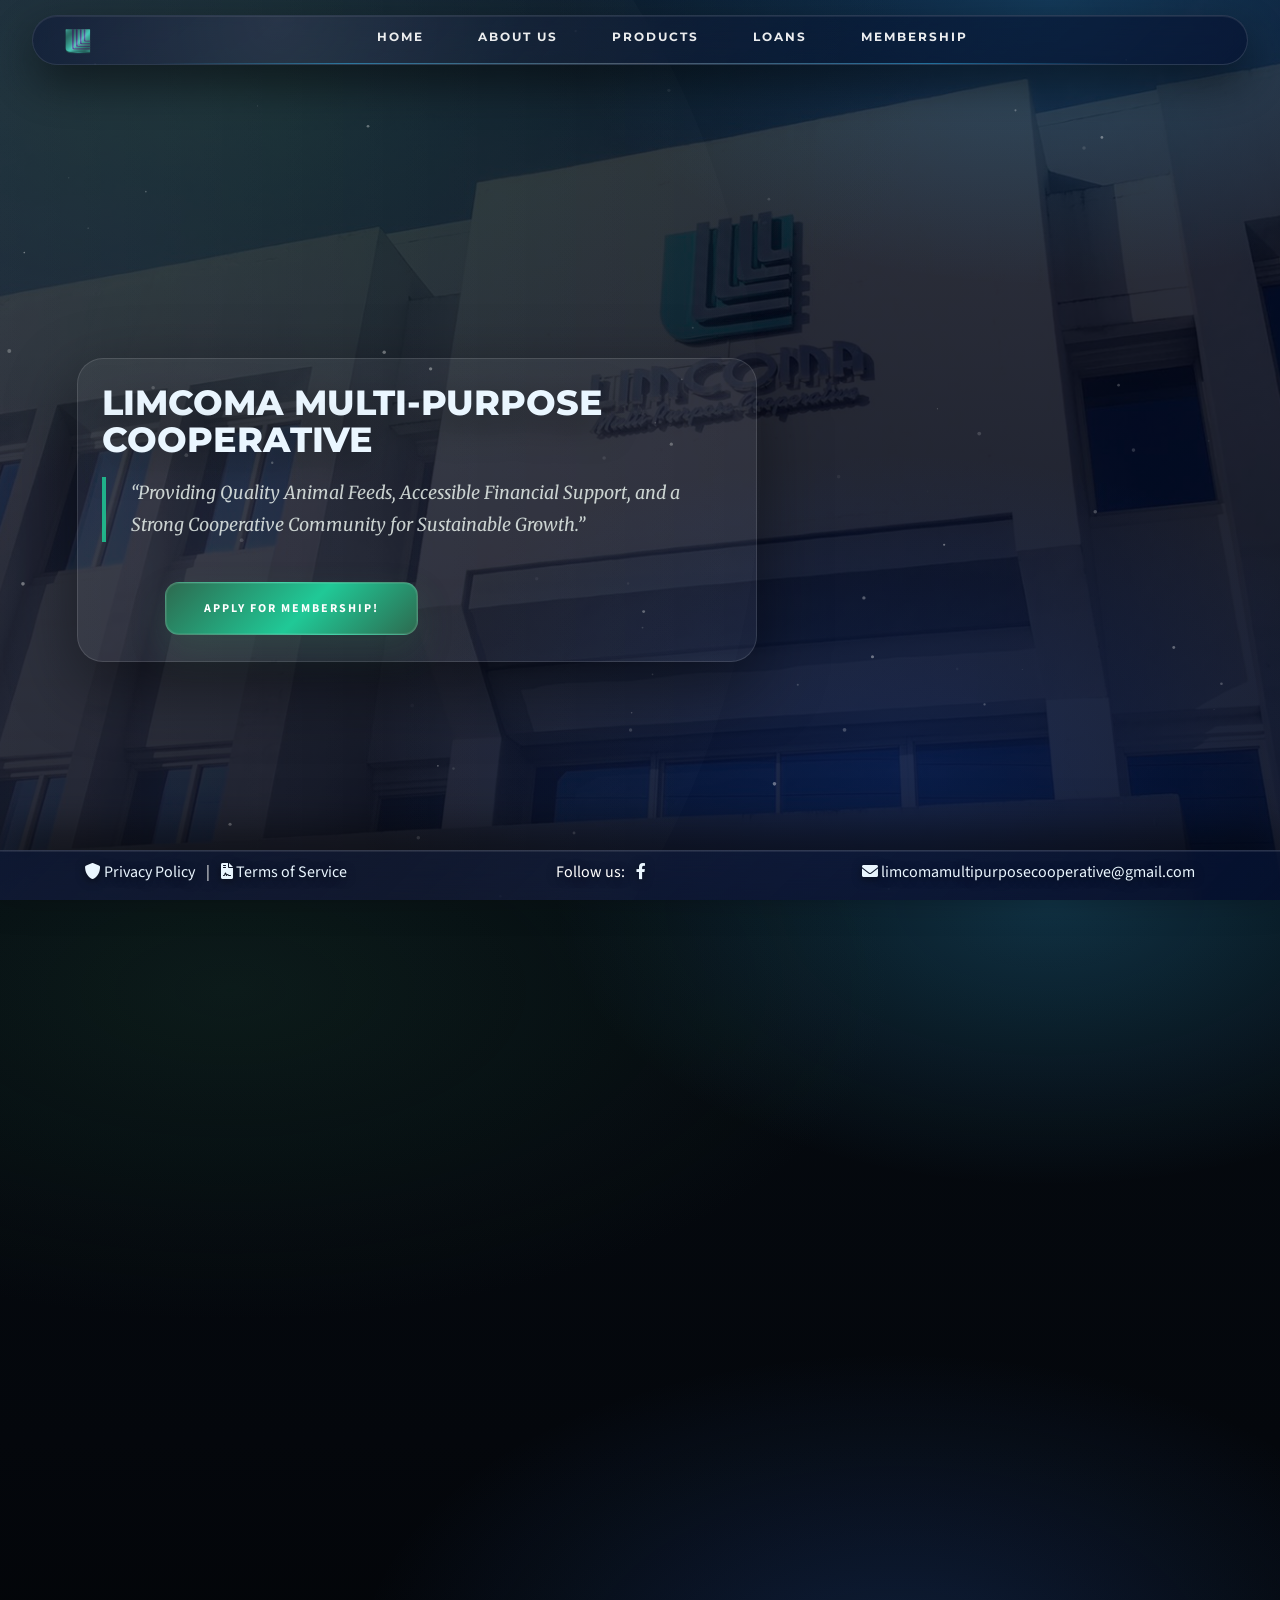
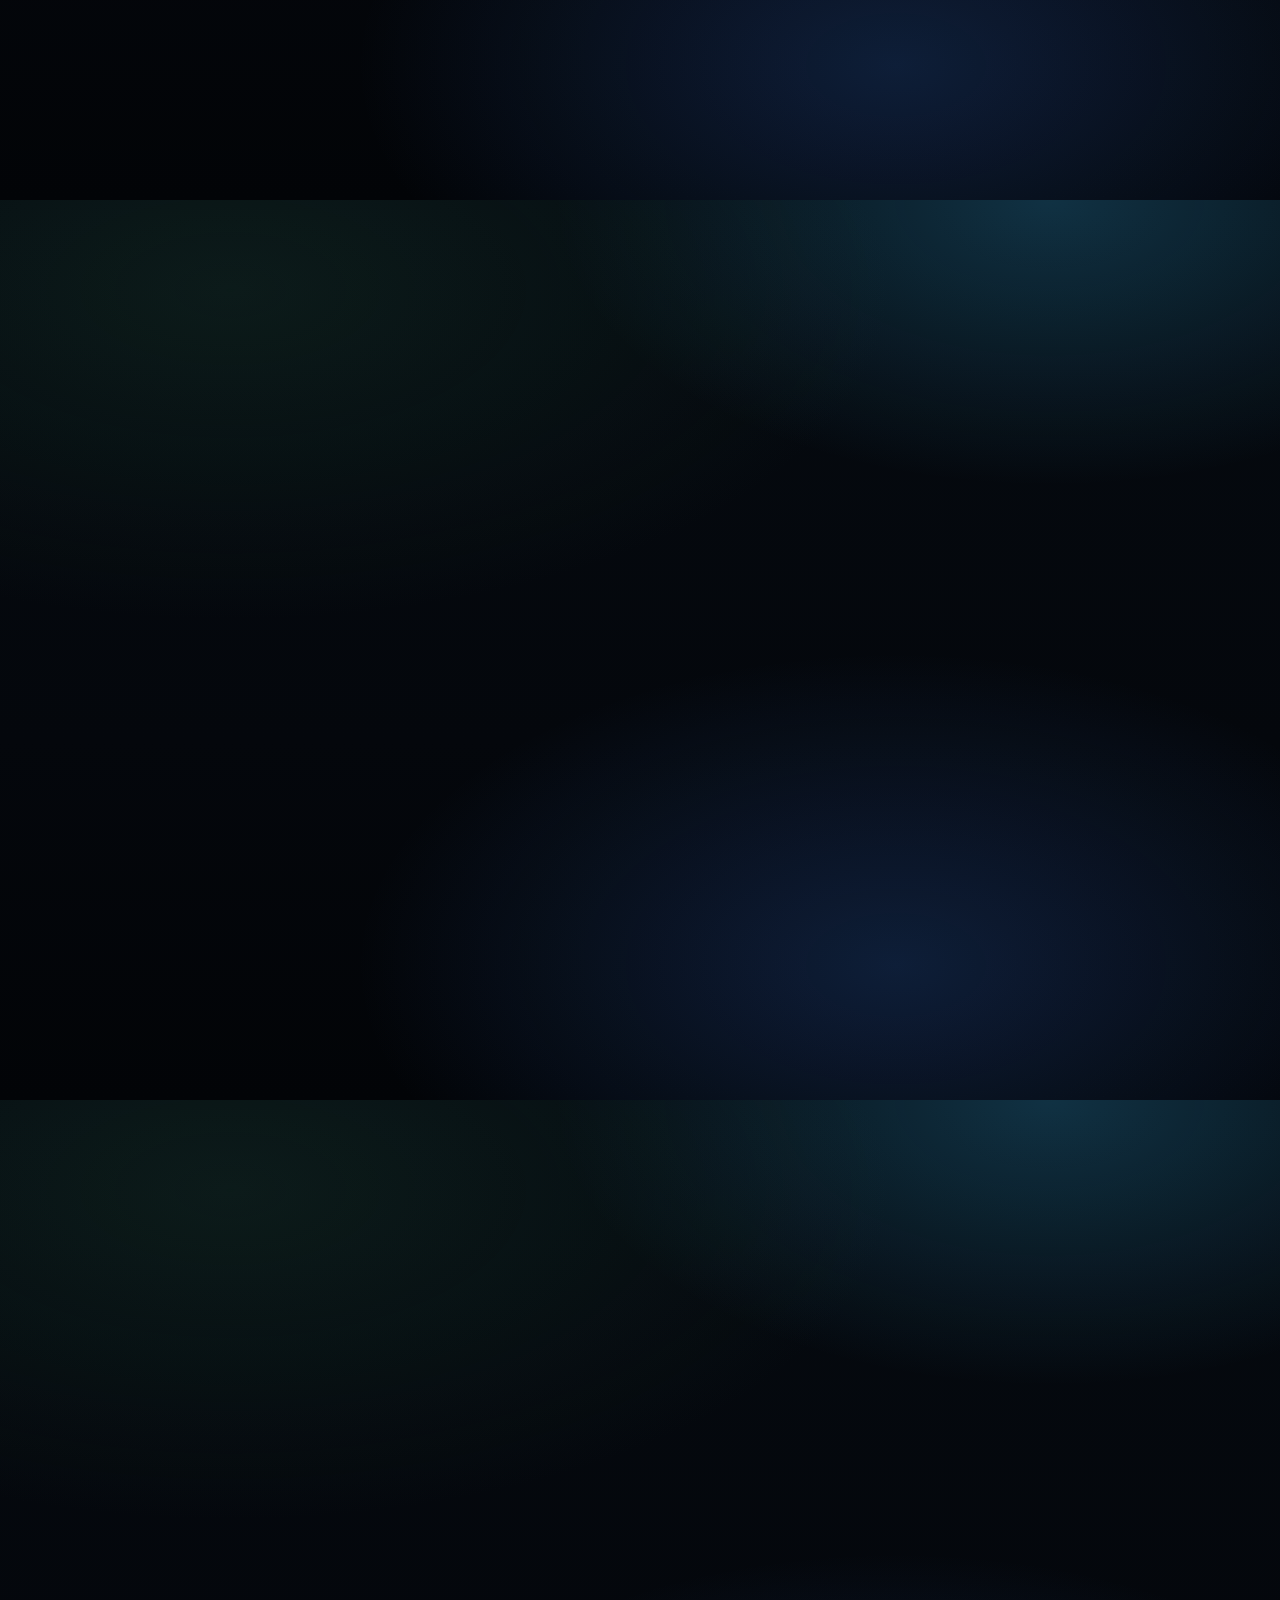
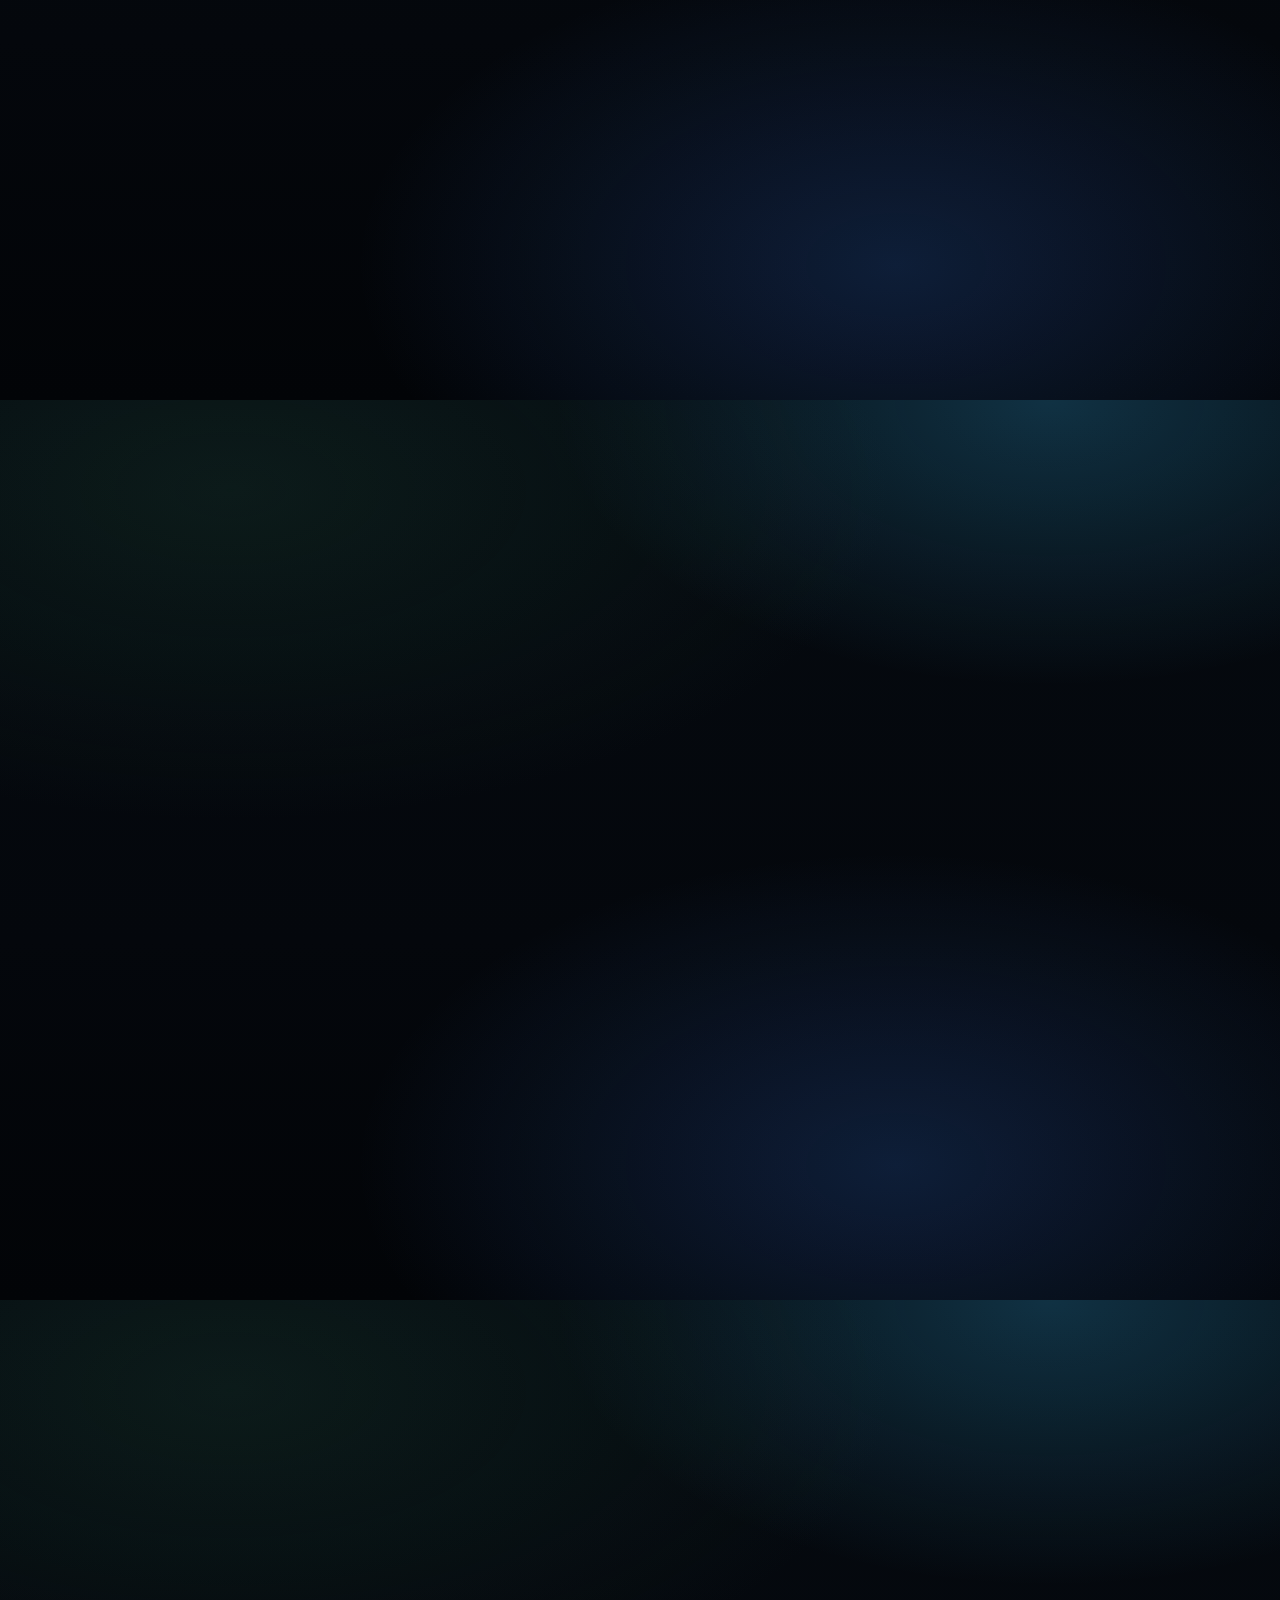
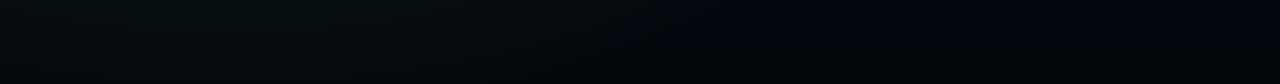
<file: index.html>
<!DOCTYPE html>
<html lang="en">
<head>
    <meta charset="UTF-8">
    <meta http-equiv="X-UA-Compatible" content="IE=edge">
    <meta name="viewport" content="width=device-width, initial-scale=1.0">
    <link href="https://maxcdn.bootstrapcdn.com/bootstrap/4.5.2/css/bootstrap.min.css" rel="stylesheet">
    <link rel="stylesheet" href="https://cdnjs.cloudflare.com/ajax/libs/font-awesome/5.15.4/css/all.min.css">
    <link rel="stylesheet" href="https://cdnjs.cloudflare.com/ajax/libs/font-awesome/6.0.0-beta3/css/all.min.css">
    <link rel="stylesheet" href="style.css">
    <link rel="shortcut icon" href="images/limcoma logoo.png" type="image/x-icon">
    <title>LIMCOMA MULTI-PURPOSE COOPERATIVE</title>
</head>

<body>
    <div class="bg-zoom-container"></div>
    <canvas id="particle-canvas"></canvas>
    <div class="grain-overlay"></div>
    <div class="geometric-overlay"></div>

    <header class="d-flex justify-content-center align-items-center text-white">
        <div class="logo mr-4">
            <img src="images/limcoma logoo.png" alt="Logo" class="logo-img" style="height:40px;">
        </div>
        <nav class="d-flex">
            <a href="#" class="nav-link">Home</a>
            <a href="about_us_page.html" class="nav-link">About Us</a>
            <a href="#" class="nav-link">Products</a>
            <a href="#loans" class="nav-link">Loans</a>
            <a href="#about" class="nav-link">Membership</a>
        </nav>
    </header>

    <main id="main-content">

        <!-- HERO -->
        <section class="hero-section section-reveal" data-reveal="fade-up">
            <div class="hero-container">
                <h1 id="typing-effect" class="reveal-child" data-reveal-child="fade-up">
                    LIMCOMA MULTI-PURPOSE COOPERATIVE
                </h1>

                <p class="hero-description reveal-child" data-reveal-child="fade-up">
                    “Providing Quality Animal Feeds, Accessible Financial Support,
                    and a Strong Cooperative Community for Sustainable Growth.”
                </p>

                <div class="hero-buttons reveal-child" data-reveal-child="fade-up">
                    <a href="signin.html" class="btn-primary-custom">Apply for Membership!</a>
                </div>
            </div>
        </section>

        <!-- ABOUT -->
        <section id="about" class="about-section section-reveal" data-reveal="fade-left">
            <div class="container about-wrap">
                <div class="row align-items-center">

                    <div class="col-lg-6 about-content reveal-on-scroll">
                        <div class="about-move-box">
                            <div class="about-kicker about-anim">ABOUT LIMCOMA</div>
                            <h2 class="about-title about-title-reveal about-anim">
                                A Farmer’s Dream Since 1970<br>
                            </h2>
                            <p class="about-text about-anim">
                                LIMCOMA operates modern facilities, breeding farms, and satellite offices while providing high-quality feeds, accessible loan programs, scholarships, and community support initiatives. More than just a feedmill, LIMCOMA remains committed to uplifting farmers, strengthening communities, and turning the dream of a better life into reality for its members..
                            </p>
                            <ul class="about-list">
                                <li class="about-anim"><i class="fas fa-check-circle"></i> Farmer-owned and operated cooperative</li>
                                <li class="about-anim"><i class="fas fa-check-circle"></i> High-quality, affordable feed production</li>
                                <li class="about-anim"><i class="fas fa-check-circle"></i> Low-interest agricultural loans</li>
                            </ul>

                            <a href="about_us_page.html" class="about-btn about-anim">Learn More About Us</a>
                        </div>
                    </div>

                    <div class="col-lg-6 about-image-col reveal-on-scroll">
                        <img src="images/painting.jpg" alt="About LIMCOMA" class="about-image">
                    </div>
                </div>
            </div>
        </section>

        <!-- PRODUCTS -->
        <section class="products-section section-reveal" data-reveal="zoom-in">
            <div class="container text-center">
                <div class="products-kicker reveal-child" data-reveal-child="fade-up">OUR PRODUCTS</div>
                <h2 class="products-title reveal-child" data-reveal-child="fade-up">Premium Animal Feeds</h2>
                <p class="products-subtitle reveal-child" data-reveal-child="fade-up">
                    Scientifically formulated feeds to ensure the health and maximum growth of your livestock.
                </p>

                <div class="products-wrapper reveal-child" data-reveal-child="fade-up">

                    <button class="product-arrow left" type="button" aria-label="Previous products">
                        <i class="fas fa-chevron-left"></i>
                    </button>

                    <div class="products-viewport">
                        <div class="row product-cards product-track">

                            <div class="col-md-4 product-slide">
                                <div class="product-card">
                                    <img src="images/cattle.jpg" class="product-img" alt="Cattle Feeds">
                                    <div class="product-content">
                                        <h5>Cattle Feeds</h5>
                                        <p>Complete nutrition for cattle from calf to mature. Ensures rapid growth and health.</p>
                                        <a href="#">View Products →</a>
                                    </div>
                                </div>
                            </div>

                            <div class="col-md-4 product-slide">
                                <div class="product-card">
                                    <img src="images/broiler.jpg" class="product-img" alt="Broiler Feeds">
                                    <div class="product-content">
                                        <h5>Premium Broiler Feeds</h5>
                                        <p>Balanced diet for broilers and layers. Promotes healthy feathers.</p>
                                        <a href="#">View Products →</a>
                                    </div>
                                </div>
                            </div>

                            <div class="col-md-4 product-slide">
                                <div class="product-card">
                                    <img src="images/aqua.jpg" class="product-img" alt="Fish Feeds">
                                    <div class="product-content">
                                        <h5>Fish Floater Feeds</h5>
                                        <p>Specialized floating feeds for tilapia and milkfish. Maximizes yield.</p>
                                        <a href="#">View Products →</a>
                                    </div>
                                </div>
                            </div>

                            <div class="col-md-4 product-slide">
                                <div class="product-card">
                                    <img src="images/cattle.jpg" class="product-img" alt="Hog Feeds">
                                    <div class="product-content">
                                        <h5>Hog Feeds</h5>
                                        <p>Balanced feed mix for stronger growth, better digestion, and healthier hogs.</p>
                                        <a href="#">View Products →</a>
                                    </div>
                                </div>
                            </div>

                            <div class="col-md-4 product-slide">
                                <div class="product-card">
                                    <img src="images/broiler.jpg" class="product-img" alt="Layer Feeds">
                                    <div class="product-content">
                                        <h5>Layer Feeds</h5>
                                        <p>Formulated to support egg production, shell quality, and hen wellness.</p>
                                        <a href="#">View Products →</a>
                                    </div>
                                </div>
                            </div>

                            <div class="col-md-4 product-slide">
                                <div class="product-card">
                                    <img src="images/aqua.jpg" class="product-img" alt="Starter Feeds">
                                    <div class="product-content">
                                        <h5>Starter Feeds</h5>
                                        <p>High-protein starter feeds for young livestock to build strength early.</p>
                                        <a href="#">View Products →</a>
                                    </div>
                                </div>
                            </div>

                        </div>
                    </div>

                    <button class="product-arrow right" type="button" aria-label="Next products">
                        <i class="fas fa-chevron-right"></i>
                    </button>

                </div>
            </div>
        </section>

        <!-- ✅ LOANS -->
        <section id="loans" class="financial-section section-reveal" data-reveal="fade-up">
            <div class="container text-center">

                <div class="fin-kicker reveal-child" data-reveal-child="fade-up">ABOUT LOANS</div>
                <h2 class="fin-title reveal-child" data-reveal-child="fade-up">Explore LIMCOMA Loan Offers</h2>

                <div class="loans-showcase reveal-child" data-reveal-child="fade-up">

                    <div class="loans-panel">
                        <div class="loans-panel-top">
                            <div class="loans-panel-title">
                                <h3 class="lp-title">Loan Categories</h3>
                                <p class="lp-sub">
                                    Filter and preview each loan type. This is for viewing only (no application form here).
                                </p>
                            </div>

                            <!-- Filters -->
                            <div class="loan-filters" aria-label="Loan category filters">
                                <button class="loan-filter is-active" type="button" data-filter="all">
                                    <i class="fa-solid fa-layer-group"></i> All
                                </button>
                                <button class="loan-filter" type="button" data-filter="business">
                                    <i class="fa-solid fa-briefcase"></i> Business
                                </button>
                                <button class="loan-filter" type="button" data-filter="personal">
                                    <i class="fa-solid fa-user"></i> Personal
                                </button>
                                <button class="loan-filter" type="button" data-filter="vehicle">
                                    <i class="fa-solid fa-car-side"></i> Vehicle
                                </button>
                                <button class="loan-filter" type="button" data-filter="property">
                                    <i class="fa-solid fa-house"></i> Property & Asset
                                </button>
                                <button class="loan-filter" type="button" data-filter="secured">
                                    <i class="fa-solid fa-lock"></i> Secured / Special
                                </button>
                            </div>
                        </div>

                        <!-- Grid -->
                        <div class="loan-grid" aria-label="Loan products grid">

                            <!-- BUSINESS -->
                            <div class="loan-card" data-cat="business">
                                <div class="loan-card-top">
                                    <div class="loan-ico"><i class="fa-solid fa-briefcase"></i></div>
                                    <span class="loan-tag">Business</span>
                                </div>
                                <h4 class="loan-name">Business Loan</h4>
                                <p class="loan-desc">Capital support for expansion, inventory, and working funds.</p>
                            </div>

                            <div class="loan-card" data-cat="business">
                                <div class="loan-card-top">
                                    <div class="loan-ico"><i class="fa-solid fa-store"></i></div>
                                    <span class="loan-tag">Business</span>
                                </div>
                                <h4 class="loan-name">Micro-Enterprise Loan</h4>
                                <p class="loan-desc">Support for small vendors, sari-sari, and micro businesses.</p>
                            </div>

                            <div class="loan-card" data-cat="business">
                                <div class="loan-card-top">
                                    <div class="loan-ico"><i class="fa-solid fa-truck"></i></div>
                                    <span class="loan-tag">Business</span>
                                </div>
                                <h4 class="loan-name">Business Vehicle Loan</h4>
                                <p class="loan-desc">For delivery / operations vehicles supporting your enterprise.</p>
                            </div>

                            <div class="loan-card" data-cat="business">
                                <div class="loan-card-top">
                                    <div class="loan-ico"><i class="fa-solid fa-seedling"></i></div>
                                    <span class="loan-tag">Business</span>
                                </div>
                                <h4 class="loan-name">Agricultural Loan</h4>
                                <p class="loan-desc">For seeds, livestock, feeds, tools, and farm improvements.</p>
                            </div>

                            <!-- PERSONAL -->
                            <div class="loan-card" data-cat="personal">
                                <div class="loan-card-top">
                                    <div class="loan-ico"><i class="fa-solid fa-user"></i></div>
                                    <span class="loan-tag">Personal</span>
                                </div>
                                <h4 class="loan-name">Personal Loan</h4>
                                <p class="loan-desc">Flexible support for personal needs and emergencies.</p>
                            </div>

                            <div class="loan-card" data-cat="personal">
                                <div class="loan-card-top">
                                    <div class="loan-ico"><i class="fa-solid fa-hand-holding-heart"></i></div>
                                    <span class="loan-tag">Personal</span>
                                </div>
                                <h4 class="loan-name">Pensioner’s Loan</h4>
                                <p class="loan-desc">Support designed for pensioner members.</p>
                            </div>

                            <div class="loan-card" data-cat="personal">
                                <div class="loan-card-top">
                                    <div class="loan-ico"><i class="fa-solid fa-bolt"></i></div>
                                    <span class="loan-tag">Personal</span>
                                </div>
                                <h4 class="loan-name">Short-Term Character Loan</h4>
                                <p class="loan-desc">Quick short-term support for urgent needs.</p>
                            </div>

                            <!-- VEHICLE -->
                            <div class="loan-card" data-cat="vehicle">
                                <div class="loan-card-top">
                                    <div class="loan-ico"><i class="fa-solid fa-car-side"></i></div>
                                    <span class="loan-tag">Vehicle</span>
                                </div>
                                <h4 class="loan-name">Personal Vehicle Loan</h4>
                                <p class="loan-desc">For car purchase / upgrade support.</p>
                            </div>

                            <div class="loan-card" data-cat="vehicle">
                                <div class="loan-card-top">
                                    <div class="loan-ico"><i class="fa-solid fa-motorcycle"></i></div>
                                    <span class="loan-tag">Vehicle</span>
                                </div>
                                <h4 class="loan-name">Motorcycle Loan</h4>
                                <p class="loan-desc">For motorcycle purchase support.</p>
                            </div>

                            <!-- PROPERTY -->
                            <div class="loan-card" data-cat="property">
                                <div class="loan-card-top">
                                    <div class="loan-ico"><i class="fa-solid fa-house"></i></div>
                                    <span class="loan-tag">Property</span>
                                </div>
                                <h4 class="loan-name">Real Estate Loan</h4>
                                <p class="loan-desc">Support for property purchase or development.</p>
                            </div>

                            <div class="loan-card" data-cat="property">
                                <div class="loan-card-top">
                                    <div class="loan-ico"><i class="fa-solid fa-tv"></i></div>
                                    <span class="loan-tag">Property</span>
                                </div>
                                <h4 class="loan-name">Appliance / Gadget / Furniture</h4>
                                <p class="loan-desc">For home essentials and important purchases.</p>
                            </div>

                            <div class="loan-card" data-cat="property">
                                <div class="loan-card-top">
                                    <div class="loan-ico"><i class="fa-solid fa-building"></i></div>
                                    <span class="loan-tag">Property</span>
                                </div>
                                <h4 class="loan-name">Housing Loan</h4>
                                <p class="loan-desc">Home purchase / renovation support options.</p>
                            </div>

                            <!-- SECURED -->
                            <div class="loan-card" data-cat="secured">
                                <div class="loan-card-top">
                                    <div class="loan-ico"><i class="fa-solid fa-piggy-bank"></i></div>
                                    <span class="loan-tag">Secured</span>
                                </div>
                                <h4 class="loan-name">Savings-Secured Loan</h4>
                                <p class="loan-desc">Secure financing tied to savings.</p>
                            </div>

                            <div class="loan-card" data-cat="secured">
                                <div class="loan-card-top">
                                    <div class="loan-ico"><i class="fa-solid fa-scale-balanced"></i></div>
                                    <span class="loan-tag">Secured</span>
                                </div>
                                <h4 class="loan-name">Debt-Consolidation Loan</h4>
                                <p class="loan-desc">Combine debts into one repayment plan.</p>
                            </div>

                            <div class="loan-card" data-cat="secured">
                                <div class="loan-card-top">
                                    <div class="loan-ico"><i class="fa-solid fa-arrows-rotate"></i></div>
                                    <span class="loan-tag">Secured</span>
                                </div>
                                <h4 class="loan-name">Back-to-Back Loan</h4>
                                <p class="loan-desc">Special secured loan arrangement for members.</p>
                            </div>

                        </div>

                        <div class="loans-panel-note">
                            <i class="fa-solid fa-circle-info"></i>
                            This section is a <b>view-only showcase</b>. For application, route this to your future form page.
                        </div>
                    </div>
                </div>

                <div class="fin-legacy" hidden>
                    <!-- (kept as-is) -->
                </div>

            </div>
        </section>

    </main>

    <footer class="text-center p-3 text-white">
        <div class="d-flex justify-content-between align-items-center flex-wrap container">
            <div class="footer-links mb-2">
                <a href="#"><i class="fas fa-shield-alt"></i> Privacy Policy</a>
                <span class="mx-2">|</span>
                <a href="#"><i class="fas fa-file-contract"></i> Terms of Service</a>
            </div>

            <div class="social-links mb-2">
                Follow us:
                <a href="https://www.facebook.com/limcomacooperative" target="_blank" class="mx-2">
                    <i class="fab fa-facebook-f"></i>
                </a>
            </div>

            <div class="contact-links mb-2">
                <a href="mailto:limcomamultipurposecooperative@gmail.com">
                    <i class="fas fa-envelope"></i> limcomamultipurposecooperative@gmail.com
                </a>
            </div>
        </div>
    </footer>

    <script src="main.js"></script>
</body>
</html>
</file>
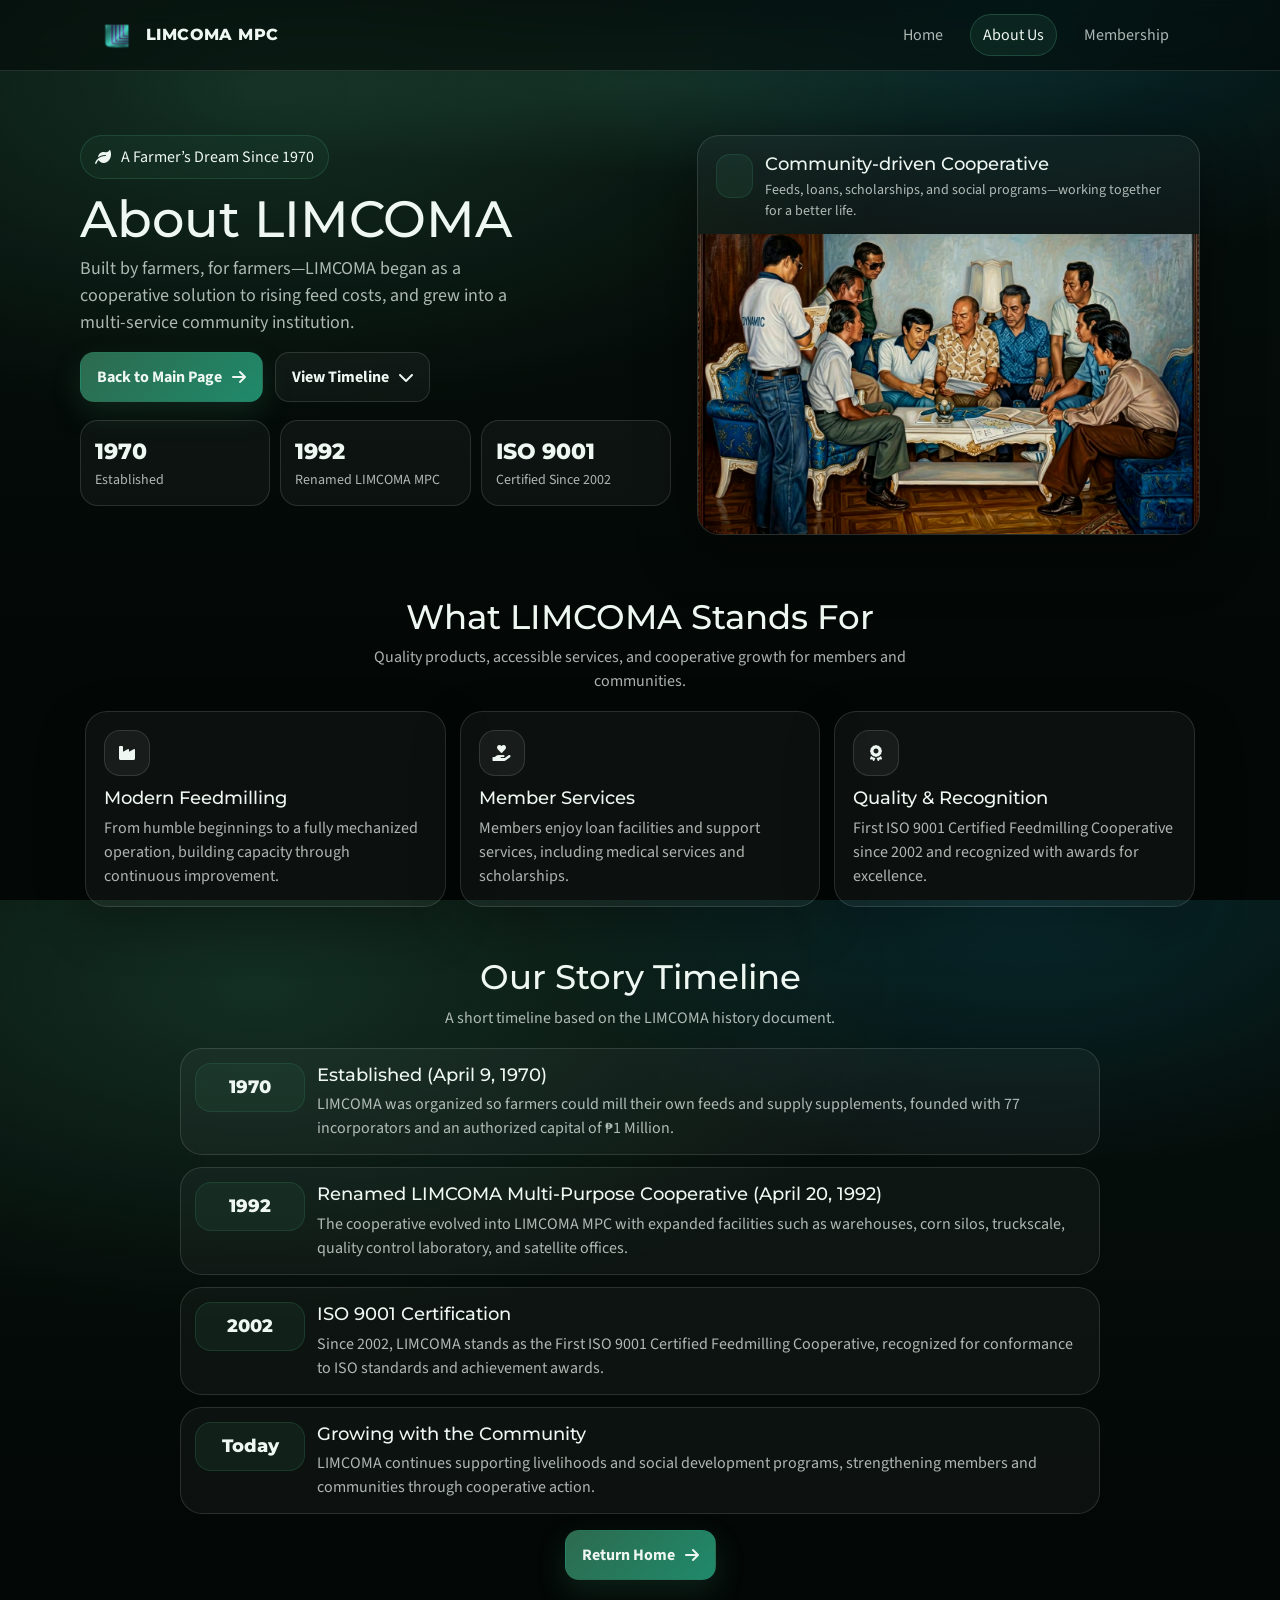
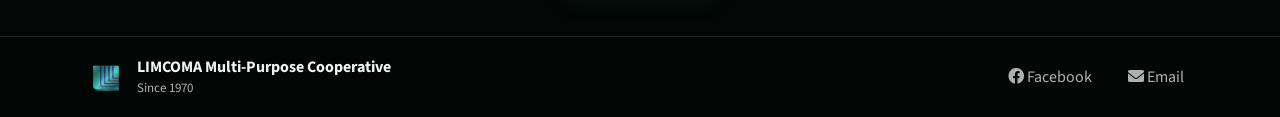
<file: about_us_page.html>
<!DOCTYPE html>
<html lang="en">
<head>
  <meta charset="UTF-8" />
  <meta http-equiv="X-UA-Compatible" content="IE=edge" />
  <meta name="viewport" content="width=device-width, initial-scale=1.0" />

  <link href="https://maxcdn.bootstrapcdn.com/bootstrap/4.5.2/css/bootstrap.min.css" rel="stylesheet">
  <link rel="stylesheet" href="https://cdnjs.cloudflare.com/ajax/libs/font-awesome/6.0.0-beta3/css/all.min.css">

  <!-- ✅ Separate CSS for About page -->
  <link rel="stylesheet" href="about_us_page.css" />

  <link rel="shortcut icon" href="images/limcoma logoo.png" type="image/x-icon">
  <title>About LIMCOMA | LIMCOMA Multi-Purpose Cooperative</title>
</head>

<body>
  <!-- Top Nav -->
  <header class="about-nav">
    <div class="about-nav-inner">
      <a class="brand" href="index.html">
        <img src="images/limcoma logoo.png" alt="LIMCOMA Logo">
        <span>LIMCOMA MPC</span>
      </a>

      <nav class="about-links">
        <a href="index.html">Home</a>
        <a class="active" href="about_us_page.html">About Us</a>
        <a href="index.html#about">Membership</a>
      </nav>
    </div>
  </header>

  <!-- Hero -->
  <section class="about-hero">
    <div class="about-hero-inner">
      <div class="hero-left" data-reveal="fade-up">
        <div class="hero-badge">
          <i class="fa-solid fa-leaf"></i>
          <span>A Farmer’s Dream Since 1970</span>
        </div>

        <h1>About LIMCOMA</h1>
        <p>
          Built by farmers, for farmers—LIMCOMA began as a cooperative solution to rising feed costs,
          and grew into a multi-service community institution.
        </p>

        <div class="hero-actions">
          <a class="btn-solid" href="index.html#about">
            Back to Main Page <i class="fa-solid fa-arrow-right"></i>
          </a>
          <a class="btn-ghost" href="#timeline">
            View Timeline <i class="fa-solid fa-chevron-down"></i>
          </a>
        </div>

        <div class="hero-stats" data-reveal="fade-up">
          <div class="stat">
            <div class="stat-num">1970</div>
            <div class="stat-label">Established</div>
          </div>
          <div class="stat">
            <div class="stat-num">1992</div>
            <div class="stat-label">Renamed LIMCOMA MPC</div>
          </div>
          <div class="stat">
            <div class="stat-num">ISO 9001</div>
            <div class="stat-label">Certified Since 2002</div>
          </div>
        </div>
      </div>

      <div class="hero-right" data-reveal="fade-left">
        <!-- You can replace this image anytime -->
        <div class="hero-card">
          <div class="hero-card-top">
            <div class="hero-card-icon"><i class="fa-solid fa-people-group"></i></div>
            <div>
              <h3>Community-driven Cooperative</h3>
              <p>Feeds, loans, scholarships, and social programs—working together for a better life.</p>
            </div>
          </div>

          <div class="hero-card-media">
            <!-- If this image doesn't exist, replace it with any image you have -->
            <img src="images/painting.jpg" alt="LIMCOMA History Visual">
          </div>
        </div>
      </div>
    </div>

    <div class="hero-glow"></div>
  </section>

  <!-- Highlights -->
  <section class="about-highlights">
    <div class="container">
      <div class="section-head" data-reveal="fade-up">
        <h2>What LIMCOMA Stands For</h2>
        <p>Quality products, accessible services, and cooperative growth for members and communities.</p>
      </div>

      <div class="grid-3">
        <div class="hcard" data-reveal="fade-up">
          <div class="hicon"><i class="fa-solid fa-industry"></i></div>
          <h3>Modern Feedmilling</h3>
          <p>
            From humble beginnings to a fully mechanized operation, building capacity through continuous improvement.
          </p>
        </div>

        <div class="hcard" data-reveal="fade-up">
          <div class="hicon"><i class="fa-solid fa-hand-holding-heart"></i></div>
          <h3>Member Services</h3>
          <p>
            Members enjoy loan facilities and support services, including medical services and scholarships.
          </p>
        </div>

        <div class="hcard" data-reveal="fade-up">
          <div class="hicon"><i class="fa-solid fa-award"></i></div>
          <h3>Quality & Recognition</h3>
          <p>
            First ISO 9001 Certified Feedmilling Cooperative since 2002 and recognized with awards for excellence.
          </p>
        </div>
      </div>
    </div>
  </section>

  <!-- Timeline (from PDF) -->
  <section id="timeline" class="about-timeline">
    <div class="container">
      <div class="section-head" data-reveal="fade-up">
        <h2>Our Story Timeline</h2>
        <p>
          A short timeline based on the LIMCOMA history document.
        </p>
      </div>

      <div class="timeline">
        <div class="titem" data-reveal="fade-up">
          <div class="tmarker">1970</div>
          <div class="tcontent">
            <h3>Established (April 9, 1970)</h3>
            <p>
              LIMCOMA was organized so farmers could mill their own feeds and supply supplements,
              founded with 77 incorporators and an authorized capital of ₱1 Million.
            </p>
          </div>
        </div>

        <div class="titem" data-reveal="fade-up">
          <div class="tmarker">1992</div>
          <div class="tcontent">
            <h3>Renamed LIMCOMA Multi-Purpose Cooperative (April 20, 1992)</h3>
            <p>
              The cooperative evolved into LIMCOMA MPC with expanded facilities such as warehouses,
              corn silos, truckscale, quality control laboratory, and satellite offices.
            </p>
          </div>
        </div>

        <div class="titem" data-reveal="fade-up">
          <div class="tmarker">2002</div>
          <div class="tcontent">
            <h3>ISO 9001 Certification</h3>
            <p>
              Since 2002, LIMCOMA stands as the First ISO 9001 Certified Feedmilling Cooperative,
              recognized for conformance to ISO standards and achievement awards.
            </p>
          </div>
        </div>

        <div class="titem" data-reveal="fade-up">
          <div class="tmarker">Today</div>
          <div class="tcontent">
            <h3>Growing with the Community</h3>
            <p>
              LIMCOMA continues supporting livelihoods and social development programs,
              strengthening members and communities through cooperative action.
            </p>
          </div>
        </div>
      </div>

      <div class="timeline-cta" data-reveal="fade-up">
        <a class="btn-solid" href="index.html">
          Return Home <i class="fa-solid fa-arrow-right"></i>
        </a>
      </div>
    </div>
  </section>

  <!-- Footer -->
  <footer class="about-footer">
    <div class="container footer-inner">
      <div class="footer-left">
        <div class="footer-brand">
          <img src="images/limcoma logoo.png" alt="LIMCOMA Logo">
          <div>
            <strong>LIMCOMA Multi-Purpose Cooperative</strong>
            <div class="muted">Since 1970</div>
          </div>
        </div>
      </div>

      <div class="footer-right">
        <a href="https://www.facebook.com/limcomacooperative" target="_blank" rel="noopener">
          <i class="fa-brands fa-facebook"></i> Facebook
        </a>
        <a href="mailto:limcomamultipurposecooperative@gmail.com">
          <i class="fa-solid fa-envelope"></i> Email
        </a>
      </div>
    </div>
  </footer>

  <!-- ✅ Separate JS for About page -->
  <script src="about_us_page.js"></script>
</body>
</html>
</file>
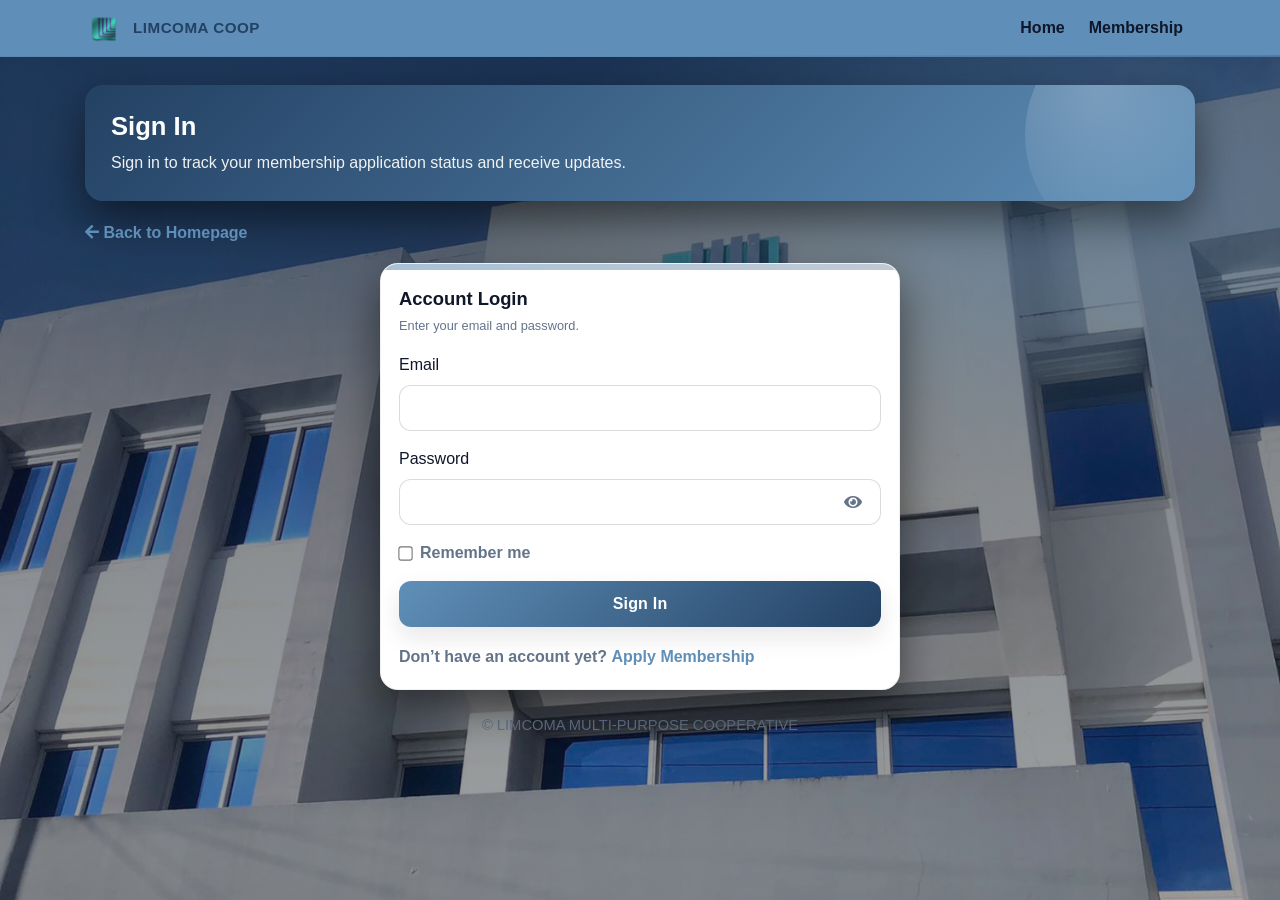
<file: membership_page.html>
<!-- membership_page.html -->
<!DOCTYPE html>
<html lang="en">
<head>
  <meta charset="UTF-8" />
  <meta http-equiv="X-UA-Compatible" content="IE=edge" />
  <meta name="viewport" content="width=device-width, initial-scale=1.0" />

  <link href="https://maxcdn.bootstrapcdn.com/bootstrap/4.5.2/css/bootstrap.min.css" rel="stylesheet" />
  <link rel="stylesheet" href="https://cdnjs.cloudflare.com/ajax/libs/font-awesome/5.15.4/css/all.min.css" />

  <link rel="stylesheet" href="membership_page.css" />

  <link rel="shortcut icon" href="images/limcoma logoo.png" type="image/x-icon" />
  <title>Membership Application | LIMCOMA</title>
</head>

<body>

  <!-- Topbar -->
  <div class="topbar">
    <div class="container d-flex align-items-center justify-content-between py-2">
      <div class="brand">
        <img src="images/limcoma logoo.png" alt="LIMCOMA Logo" />
        LIMCOMA COOP
      </div>

      <div class="d-flex align-items-center">
        <!-- ✅ HOME REMOVED -->
        <a href="membership_page.html" class="nav-link active">Membership</a>
        <button id="logoutBtn" class="btn btn-logout ml-2">
          <i class="fas fa-sign-out-alt"></i> Logout
        </button>
      </div>
    </div>
  </div>

  <main class="page">
    <div class="container">

      <!-- Header strip similar to your paper form -->
      <div class="form-header">
        <div class="header-left">
          <div class="header-title">MEMBERSHIP APPLICATION FORM</div>
          <div class="header-sub">LIMCOMA MULTI-PURPOSE COOPERATIVE</div>
        </div>

        <div class="header-right">
          <div class="header-code">
            <div class="code-label">CODE NO.</div>
            <input class="code-input" name="code_no" type="text" placeholder="(office use)" />
          </div>
          <div class="header-badge">
            <span class="badge-pill"><i class="fas fa-file-alt"></i> Application</span>
          </div>
        </div>
      </div>

      <div class="toolbar">
        <!-- ✅ BACK BUTTON REMOVED -->

        <div class="toolbar-right">
          <!-- ✅ NEW: CHECKLIST BUTTON -->
          <button type="button" class="btn btn-print" data-toggle="modal" data-target="#checklistModal">
            <i class="fas fa-clipboard-check"></i> Checklist Requirements
          </button>

          <!-- ✅ SAVE BUTTON REMOVED -->
          <button onclick="window.print()" class="btn btn-print">
            <i class="fas fa-print"></i> Print
          </button>
        </div>
      </div>

      <!-- ✅ ADDED: FORM WRAPPER (no layout change) -->
      <form id="membershipForm" autocomplete="on" novalidate>
        <!-- Paper-like form card -->
        <div class="paper">

          <!-- TOP STRIP inside paper: application type + code + 2x2 picture -->
          <div class="paper-top">
            <div class="paper-cell">
              <div class="cell-label">Application Type</div>
              <div class="checks">
                <label class="chk">
                  <input type="radio" name="application_type" value="Associate" required />
                  Associate
                </label>
                <label class="chk">
                  <input type="radio" name="application_type" value="Regular" required />
                  Regular
                </label>
                <label class="chk">
                  <input type="radio" name="application_type" value="Transfer to Regular" required />
                  Transfer to Regular
                </label>
              </div>
            </div>

            <div class="paper-cell">
              <div class="cell-label">Code No.</div>
              <input class="field" name="code_no_inside" type="text" placeholder="(office use)" />
              <div class="mini-note">Same as header (for print style).</div>
            </div>

            <div class="paper-cell photo-cell">
              <div class="photo-box">
                <div class="photo-title">RECENT<br/>2x2 picture</div>
                <img id="photoPreview" alt="2x2 Preview" />
                <input id="photoInput" name="photo" class="photo-input" type="file" accept="image/*" required />
                <div class="photo-hint">Upload photo</div>
              </div>
            </div>
          </div>

          <!-- NAME ROW -->
          <div class="grid-3">
            <div class="box">
              <div class="cell-label">Last Name</div>
              <input class="field" name="last_name" type="text" placeholder="Last Name" required />
            </div>
            <div class="box">
              <div class="cell-label">First Name</div>
              <input class="field" name="first_name" type="text" placeholder="First Name" required />
            </div>
            <div class="box">
              <div class="cell-label">Middle Name</div>
              <input class="field" name="middle_name" type="text" placeholder="Middle Name" />
            </div>
          </div>

          <!-- COMPLETE ADDRESS + GENDER -->
          <div class="grid-2">
            <div class="box">
              <div class="cell-label">Tirahan (Complete Mailing Address)</div>
              <input class="field" name="home_address" type="text" placeholder="House No., Street, Barangay, City, Province, Zip Code" required />
            </div>
            <div class="box">
              <div class="cell-label">Kasarian (Gender)</div>
              <div class="checks">
                <label class="chk"><input type="radio" name="gender" value="Male" required /> Male</label>
                <label class="chk"><input type="radio" name="gender" value="Female" required /> Female</label>
              </div>
            </div>
          </div>

          <!-- RELIGION / BIRTHDATE / AGE / DEPENDENTS / CIVIL STATUS -->
          <div class="grid-5">
            <div class="box">
              <div class="cell-label">Relihiyon (Religion)</div>
              <input class="field" name="religion" type="text" placeholder="Religion" required />
            </div>
            <div class="box">
              <div class="cell-label">Kapanganakan (Birthdate)</div>
              <input class="field" name="birthdate" type="date" required />
            </div>
            <div class="box">
              <div class="cell-label">Edad (Age)</div>
              <input class="field" name="age" type="number" min="1" placeholder="0" required />
            </div>
            <div class="box">
              <div class="cell-label">Bilang ng dependents</div>
              <input class="field" name="dependents" type="number" min="0" placeholder="0" required />
            </div>
            <div class="box">
              <div class="cell-label">Katayuang Sibil (Civil Status)</div>
              <div class="checks small">
                <label class="chk"><input type="radio" name="civil_status" value="Single" required /> Single</label>
                <label class="chk"><input type="radio" name="civil_status" value="Married" required /> Married</label>
                <label class="chk"><input type="radio" name="civil_status" value="Widower" required /> Widower</label>
                <label class="chk"><input type="radio" name="civil_status" value="Separated" required /> Separated</label>
              </div>
            </div>
          </div>

          <!-- EDUCATION / LIVELIHOOD / GROSS MONTHLY INCOME -->
          <div class="grid-3">
            <div class="box">
              <div class="cell-label">Educational Attainment</div>
              <input class="field" name="education" type="text" placeholder="Educational Attainment" required />
            </div>
            <div class="box">
              <div class="cell-label">Hanapbuhay (Pinagkakakitaan)</div>
              <input class="field" name="livelihood" type="text" placeholder="Work / Source of income" required />
            </div>
            <div class="box">
              <div class="cell-label">Halaga ng buwanang kita (Gross monthly income)</div>
              <input class="field" name="gross_monthly_income" type="number" min="0" placeholder="0" required />
            </div>
          </div>

          <!-- TELEPHONE / MOBILE / EMAIL / TIN -->
          <div class="grid-4">
            <div class="box">
              <div class="cell-label">Telepono</div>
              <input class="field" name="telephone" type="text" placeholder="Telephone" />
            </div>
            <div class="box">
              <div class="cell-label">Mobile No.</div>
              <input class="field" name="mobile" type="text" placeholder="+63 9XX XXX XXXX" required />
            </div>
            <div class="box">
              <div class="cell-label">Email Address</div>
              <input class="field" id="autoEmail" name="email" type="email" placeholder="you@email.com" required />
            </div>
            <div class="box">
              <div class="cell-label">TIN</div>
              <input class="field" name="tin" type="text" placeholder="000-000-000-000" required />
            </div>
          </div>

          <!-- WORK ADDRESS -->
          <div class="grid-1">
            <div class="box">
              <div class="cell-label">Lugar ng Hanapbuhay (Complete Mailing Address)</div>
              <input class="field" name="work_address" type="text" placeholder="House No., Street, Barangay, City, Province, Zip Code" required />
            </div>
          </div>

          <!-- OFW -->
          <div class="grid-3">
            <div class="box">
              <div class="cell-label">Kung OFW, Bansa (Country of origin)</div>
              <input class="field" name="ofw_country" type="text" placeholder="Country" />
            </div>
            <div class="box">
              <div class="cell-label">Trabaho (Work abroad)</div>
              <input class="field" name="ofw_work" type="text" placeholder="Work abroad" />
            </div>
            <div class="box">
              <div class="cell-label">Bilang ng Taon ng Pagtratrabaho (No. of years working abroad)</div>
              <input class="field" name="ofw_years" type="number" min="0" placeholder="0" />
            </div>
          </div>

          <!-- SPOUSE + COMPANY -->
          <div class="grid-3">
            <div class="box">
              <div class="cell-label">Pangalan ng asawa (Spouse name)</div>
              <input class="field" name="spouse_name" type="text" placeholder="Spouse name" />
            </div>
            <div class="box">
              <div class="cell-label">Hanapbuhay (Occupation)</div>
              <input class="field" name="spouse_occupation" type="text" placeholder="Occupation" />
            </div>
            <div class="box">
              <div class="cell-label">Pangalan ng pinagtatrabahuhan (Name of company)</div>
              <input class="field" name="spouse_company" type="text" placeholder="Company name" />
            </div>
          </div>

          <!-- PARENTS -->
          <div class="grid-4">
            <div class="box">
              <div class="cell-label">Pangalan ng Ama (Father’s Name)</div>
              <input class="field" name="father_name" type="text" placeholder="Father's name" />
            </div>
            <div class="box">
              <div class="cell-label">Hanapbuhay (Occupation)</div>
              <input class="field" name="father_occupation" type="text" placeholder="Occupation" />
            </div>
            <div class="box">
              <div class="cell-label">Pangalan ng Ina (Mother’s Name)</div>
              <input class="field" name="mother_name" type="text" placeholder="Mother's name" />
            </div>
            <div class="box">
              <div class="cell-label">Hanapbuhay (Occupation)</div>
              <input class="field" name="mother_occupation" type="text" placeholder="Occupation" />
            </div>
          </div>

          <!-- BENEFICIARIES -->
          <div class="section-title">Mga BENEFICIARY(S) (kasama ang asawa kung meron)</div>

          <div class="benef-wrap">
            <div class="benef-head">
              <div>Pangalan</div>
              <div>Relasyon</div>
              <div>% Allocation</div>
              <div>Contact Number (kung meron)</div>
            </div>

            <!-- 4 rows -->
            <div class="benef-row">
              <input class="field" name="benef_name_1" type="text" placeholder="Name" />
              <input class="field" name="benef_relation_1" type="text" placeholder="Relation" />
              <input class="field" name="benef_alloc_1" type="number" min="0" max="100" placeholder="%" />
              <input class="field" name="benef_contact_1" type="text" placeholder="Contact No." />
            </div>
            <div class="benef-row">
              <input class="field" name="benef_name_2" type="text" placeholder="Name" />
              <input class="field" name="benef_relation_2" type="text" placeholder="Relation" />
              <input class="field" name="benef_alloc_2" type="number" min="0" max="100" placeholder="%" />
              <input class="field" name="benef_contact_2" type="text" placeholder="Contact No." />
            </div>
            <div class="benef-row">
              <input class="field" name="benef_name_3" type="text" placeholder="Name" />
              <input class="field" name="benef_relation_3" type="text" placeholder="Relation" />
              <input class="field" name="benef_alloc_3" type="number" min="0" max="100" placeholder="%" />
              <input class="field" name="benef_contact_3" type="text" placeholder="Contact No." />
            </div>
            <div class="benef-row">
              <input class="field" name="benef_name_4" type="text" placeholder="Name" />
              <input class="field" name="benef_relation_4" type="text" placeholder="Relation" />
              <input class="field" name="benef_alloc_4" type="number" min="0" max="100" placeholder="%" />
              <input class="field" name="benef_contact_4" type="text" placeholder="Contact No." />
            </div>
          </div>

          <div class="grid-1">
            <div class="box">
              <div class="mini-paragraph">
                Sa kaso ng kamatayan, ang mga nabanggit na benepisyaryo ang tatanggap ng anumang benepisyo na dapat kong makuha bilang isang miyembro
                ng kooperatiba batay sa porsyento ng alokasyon na nasaad dito. Gayundin, ang aking tagapagmana na si _____________ ay papayagang
                makipagtransaksyon sa kooperatiba, bumili ng mga produkto nito, habang hinihintay na maaprubahan ang kanyang aplikasyon ng pagiging miyembro.
              </div>
            </div>
          </div>

          <!-- PRODUCTS -->
          <div class="section-title">Mga Produkto / Serbisyo</div>

          <div class="grid-1">
            <div class="box">
              <div class="cell-label">Alin sa mga produkto ng LIMCOMA ang nais mong i-avail?</div>

              <div class="product-row">
                <label class="chk"><input type="checkbox" name="avail_feeds" /> Feeds</label>

                <div class="inline-q">
                  <span class="q-label">Kasalukuyan bang gumagamit ng feeds?</span>
                  <label class="chk"><input type="radio" name="using_feeds_now" value="Oo" /> Oo</label>
                  <label class="chk"><input type="radio" name="using_feeds_now" value="Hindi" /> Hindi</label>

                  <span class="q-label brand">Kung ang sagot ay Oo, anong brand?</span>
                  <input class="field small-field" name="feeds_brand" type="text" placeholder="Brand" />
                </div>

                <label class="chk"><input type="checkbox" name="avail_loans" /> Loans</label>
                <label class="chk"><input type="checkbox" name="avail_savings" /> Savings</label>
                <label class="chk"><input type="checkbox" name="avail_time_deposit" /> Time Deposit</label>
              </div>
            </div>
          </div>

          <!-- FEEDS DETAILS -->
          <div class="grid-3">
            <div class="box">
              <div class="cell-label">Kung feeds ang pinili, punan ang mga sumusunod:</div>
              <div class="subtle">Bilang ng alagang hayop:</div>
            </div>

            <div class="box">
              <div class="cell-label">Baboy</div>
              <div class="mini-grid">
                <div class="mini-item">
                  <span>Sow:</span>
                  <input class="field mini-field" name="baboy_sow" type="number" min="0" placeholder="0" />
                </div>
                <div class="mini-item">
                  <span>Piglet:</span>
                  <input class="field mini-field" name="baboy_piglet" type="number" min="0" placeholder="0" />
                </div>
                <div class="mini-item">
                  <span>Boar:</span>
                  <input class="field mini-field" name="baboy_boar" type="number" min="0" placeholder="0" />
                </div>
                <div class="mini-item">
                  <span>Grower:</span>
                  <input class="field mini-field" name="baboy_grower" type="number" min="0" placeholder="0" />
                </div>
              </div>
            </div>

            <div class="box">
              <div class="cell-label">Manok</div>
              <div class="mini-grid">
                <div class="mini-item">
                  <span>Patilugin:</span>
                  <input class="field mini-field" name="manok_patilugin" type="number" min="0" placeholder="0" />
                </div>
                <div class="mini-item">
                  <span>Broiler:</span>
                  <input class="field mini-field" name="manok_broiler" type="number" min="0" placeholder="0" />
                </div>
                <div class="mini-item full">
                  <span>Iba pang alaga:</span>
                  <input class="field mini-field" name="iba_pang_alaga" type="text" placeholder="(specify)" />
                </div>
              </div>
            </div>
          </div>

          <!-- DECLARATION + SIGNATURE -->
          <div class="declaration">
            <div class="decl-title">DEKLARASYON</div>
            <p>
              Pinatutunayan ko na lahat ng mga impormasyon sa dokumentong ito ay totoo. Batid ko na anumang pagsisinungaling o pagkakamali ay maaaring
              batayan sa pagkawalang-bisa, pagkansela ng aking aplikasyon o pagkatiwalag sa pagiging kasapi at handa kong tanggapin ang anumang kaparusahan
              naaayon sa batas ng Limcoma Multi-Purpose Cooperative.
            </p>

            <div class="sig-grid">
              <div class="sig-box">
                <div class="cell-label">Lagda (Signature)</div>
                <input class="field" name="signature" type="text" placeholder="Type full name (signature)" required />
              </div>
              <div class="sig-box">
                <div class="cell-label">Petsa (Date)</div>
                <input class="field" name="signature_date" type="date" required />
              </div>
            </div>
          </div>

          <div class="actions">
            <!-- ✅ UPDATED: JS controls validation + modal opening -->
            <button id="submitBtn" type="button" class="btn btn-submit">
              <i class="fas fa-paper-plane"></i> Submit Application
            </button>

            <div id="submitMsg" class="msg ok">✅ Submitted. Connect backend/database to store officially.</div>
          </div>
        </div>
      </form>

      <footer class="text-center footer">
        © LIMCOMA MULTI-PURPOSE COOPERATIVE
      </footer>

    </div>
  </main>

  <!-- ✅ NEW: INCOMPLETE FORM MODAL -->
  <div class="modal fade" id="incompleteModal" tabindex="-1" role="dialog" aria-labelledby="incompleteModalLabel" aria-hidden="true">
    <div class="modal-dialog modal-md modal-dialog-centered" role="document">
      <div class="modal-content" style="border-radius:16px; overflow:hidden; color:#000000;">
        <div class="modal-header" style="background:#b91c1c; color:#fff;">
          <h5 class="modal-title font-weight-bold" id="incompleteModalLabel">
            <i class="fas fa-exclamation-triangle"></i> Incomplete Form
          </h5>
          <button type="button" class="close text-white" data-dismiss="modal" aria-label="Close" style="opacity:1;">
            <span aria-hidden="true">&times;</span>
          </button>
        </div>

        <div class="modal-body" style="background:#fff;">
          <div style="font-weight:800; margin-bottom:10px;">
            Please complete the required fields below before submitting:
          </div>

          <ul id="missingFieldsList" style="margin:0; padding-left:18px;"></ul>

          <div class="small text-muted mt-3">
            Tip: Required fields are validated automatically when you click Submit.
          </div>
        </div>

        <div class="modal-footer" style="background:#fff;">
          <button type="button" class="btn btn-secondary" data-dismiss="modal" style="border-radius:999px; font-weight:800; color:white; background:#000000;">
            OK
          </button>
        </div>
      </div>
    </div>
  </div>

  <!-- ✅ SUBMIT CONFIRMATION MODAL -->
  <div class="modal fade" id="confirmSubmitModal" tabindex="-1" role="dialog" aria-labelledby="confirmSubmitModalLabel" aria-hidden="true">
    <div class="modal-dialog modal-lg modal-dialog-centered" role="document">
      <div class="modal-content" style="border-radius:16px; overflow:hidden; color:#000000;">
        <div class="modal-header" style="background:#15355a; color:#fff;">
          <h5 class="modal-title font-weight-bold" id="confirmSubmitModalLabel">
            <i class="fas fa-check-circle"></i> Confirm Your Application Details
          </h5>
          <button type="button" class="close text-white" data-dismiss="modal" aria-label="Close" style="opacity:1;">
            <span aria-hidden="true">&times;</span>
          </button>
        </div>

        <div class="modal-body" style="background:#f6f8f7;">
          <div class="p-3 bg-white" style="border:1px solid rgba(0,0,0,.08); border-radius:14px;">
            <div class="font-weight-bold mb-2" style="color:#15355a;">
              Review before submitting:
            </div>

            <!-- JS will fill this -->
            <div id="confirmDetails" style="max-height:55vh; overflow:auto;"></div>
          </div>

          <div class="small text-muted mt-3">
            Note: Please double-check your information. Click <strong>Confirm Submit</strong> to finalize.
          </div>
        </div>

        <div class="modal-footer" style="background:#fff;">
          <button type="button" class="btn btn-secondary" data-dismiss="modal" style="border-radius:999px; font-weight:800; color:white; background:#000000;">
            Back / Edit
          </button>

          <button type="button" id="confirmSubmitBtn" class="btn btn-primary" style="border-radius:999px; font-weight:900; background:#15355a; border:none;">
            <i class="fas fa-paper-plane"></i> Confirm Submit
          </button>
        </div>
      </div>
    </div>
  </div>

  <!-- ✅ CHECKLIST MODAL -->
  <div class="modal fade" id="checklistModal" tabindex="-1" role="dialog" aria-labelledby="checklistModalLabel" aria-hidden="true">
    <div class="modal-dialog modal-lg modal-dialog-centered" role="document">
      <div class="modal-content" style="border-radius:16px; overflow:hidden; color:#000000;">
        <div class="modal-header" style="background:#15355a; color:#fff;">
          <h5 class="modal-title font-weight-bold" id="checklistModalLabel">
            <i class="fas fa-clipboard-check"></i> Checklist of Requirements
          </h5>
          <button type="button" class="close text-white" data-dismiss="modal" aria-label="Close" style="opacity:1;">
            <span aria-hidden="true">&times;</span>
          </button>
        </div>

        <div class="modal-body" style="background:#f6f8f7;">
          <!-- ASSOCIATE -->
          <div class="p-3 mb-3 bg-white" style="border:1px solid rgba(0,0,0,.08); border-radius:14px;">
            <div class="font-weight-bold mb-2" style="color:#1b4332;">
              CHECKLIST OF REQUIREMENTS FOR ASSOCIATE MEMBERSHIP (INDIVIDUAL)
            </div>

            <div class="custom-control custom-checkbox mb-2">
              <input type="checkbox" class="custom-control-input" id="a1">
              <label class="custom-control-label" for="a1">LIMCOMA Membership Application and Subscription Agreement Form</label>
            </div>
            <div class="custom-control custom-checkbox mb-2">
              <input type="checkbox" class="custom-control-input" id="a2">
              <label class="custom-control-label" for="a2">Two (2x2) colored ID photo (recent shot)</label>
            </div>
            <div class="custom-control custom-checkbox mb-2">
              <input type="checkbox" class="custom-control-input" id="a3">
              <label class="custom-control-label" for="a3">Photocopy of any government issued ID</label>
            </div>
            <div class="custom-control custom-checkbox mb-3">
              <input type="checkbox" class="custom-control-input" id="a4">
              <label class="custom-control-label" for="a4">Birth or marriage certificate from PSA</label>
            </div>

            <div class="mt-2" style="font-weight:700; color:#000000;">
              <div>Minimum paid-up share capital: <strong>P 1,000.00</strong></div>
              <div>One-time membership fee: <strong>P 250.00</strong></div>
              <div>ID fee: <strong>P 100.00</strong></div>
              <div>Compulsory savings: <strong>P 150.00</strong></div>
            </div>
          </div>

          <!-- REGULAR -->
          <div class="p-3 bg-white" style="border:1px solid rgba(0,0,0,.08); border-radius:14px;">
            <div class="font-weight-bold mb-2" style="color:#1b4332;">
              CHECKLIST OF REQUIREMENTS FOR REGULAR MEMBERSHIP (INDIVIDUAL)
            </div>

            <div class="custom-control custom-checkbox mb-2">
              <input type="checkbox" class="custom-control-input" id="r1">
              <label class="custom-control-label" for="r1">LIMCOMA Membership Application and Subscription Agreement Form</label>
            </div>
            <div class="custom-control custom-checkbox mb-2">
              <input type="checkbox" class="custom-control-input" id="r2">
              <label class="custom-control-label" for="r2">Two (2x2) colored ID photo (recent shot)</label>
            </div>
            <div class="custom-control custom-checkbox mb-2">
              <input type="checkbox" class="custom-control-input" id="r3">
              <label class="custom-control-label" for="r3">Photocopy of any government issued ID</label>
            </div>
            <div class="custom-control custom-checkbox mb-2">
              <input type="checkbox" class="custom-control-input" id="r4">
              <label class="custom-control-label" for="r4">Minimum paid-up share capital: <strong>P 10,000.00</strong></label>
            </div>
            <div class="custom-control custom-checkbox">
              <input type="checkbox" class="custom-control-input" id="r5">
              <label class="custom-control-label" for="r5">ID Fee: <strong>P 100.00</strong></label>
            </div>
          </div>

          <div class="small text-muted mt-3">
            Note: The checkboxes here are for your reference only.
          </div>
        </div>

        <div class="modal-footer" style="background:#fff;">
          <button type="button" class="btn btn-secondary" data-dismiss="modal" style="border-radius:999px; font-weight:800; color:white; background:#000000;">
            Close
          </button>
        </div>
      </div>
    </div>
  </div>

  <!-- ✅ REQUIRED FOR BOOTSTRAP MODAL (JS) -->
  <script src="https://code.jquery.com/jquery-3.5.1.slim.min.js"></script>
  <script src="https://cdn.jsdelivr.net/npm/popper.js@1.16.1/dist/umd/popper.min.js"></script>
  <script src="https://maxcdn.bootstrapcdn.com/bootstrap/4.5.2/js/bootstrap.min.js"></script>

  <script src="membership_page.js"></script>
</body>
</html>
</file>
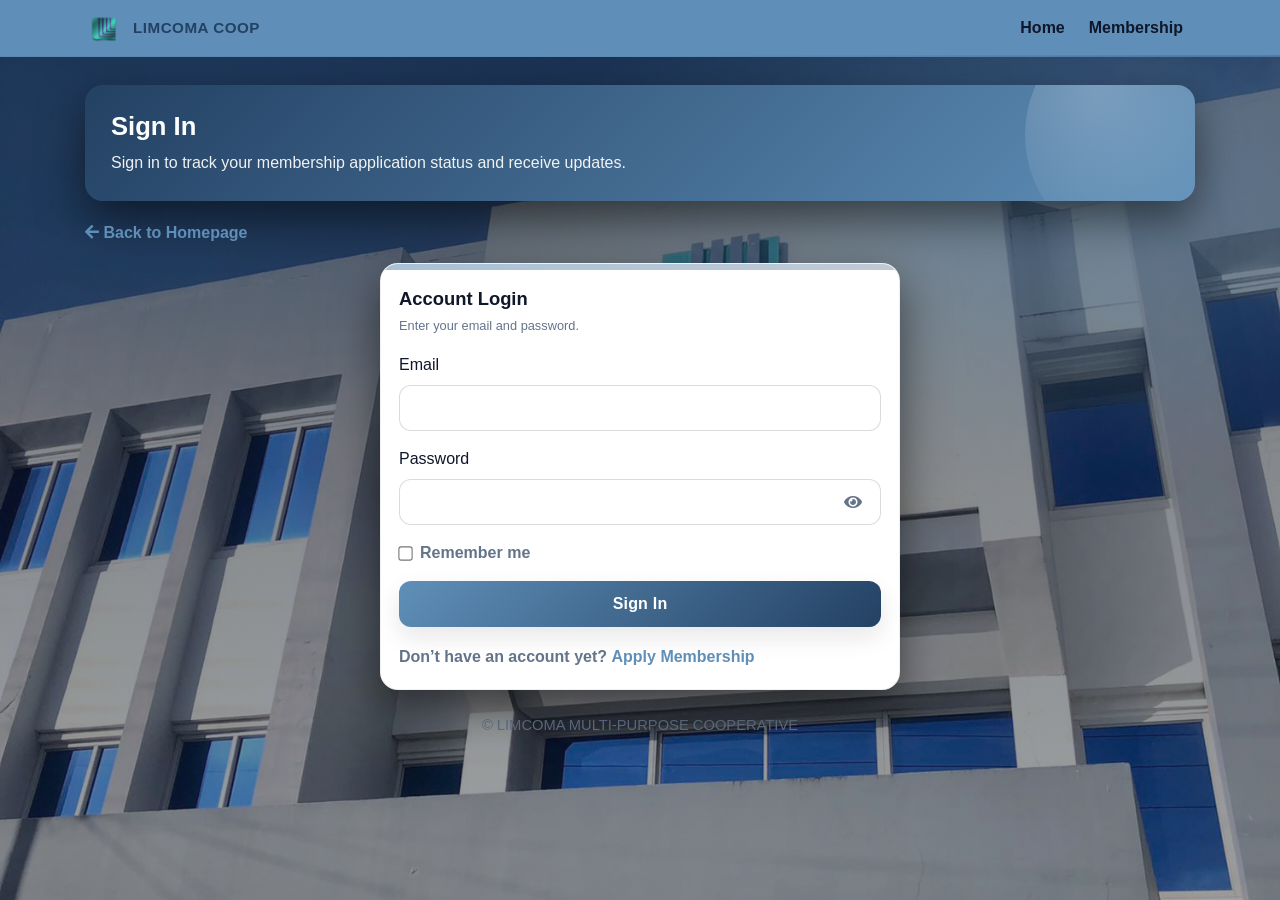
<file: signin.html>
<!DOCTYPE html>
<html lang="en">

<head>
  <meta charset="UTF-8" />
  <meta http-equiv="X-UA-Compatible" content="IE=edge" />
  <meta name="viewport" content="width=device-width, initial-scale=1.0" />

  <!-- Bootstrap -->
  <link href="https://maxcdn.bootstrapcdn.com/bootstrap/4.5.2/css/bootstrap.min.css" rel="stylesheet" />

  <!-- FontAwesome -->
  <link rel="stylesheet" href="https://cdnjs.cloudflare.com/ajax/libs/font-awesome/5.15.4/css/all.min.css" />

  <!-- Your existing signin design -->
  <link rel="stylesheet" href="signin.css" />

  <link rel="shortcut icon" href="images/limcoma logoo.png" type="image/x-icon" />
  <title>Sign In | LIMCOMA</title>

  <style>
    /* Small safety style for messages (keeps your design) */
    .status {
      display: none;
      margin-top: 12px;
      padding: 12px 14px;
      border-radius: 10px;
      font-weight: 800;
    }

    .status.ok {
      background: #ecfdf5;
      border: 1px solid rgba(16, 185, 129, .25);
      color: #065f46;
    }

    .status.err {
      background: #fef2f2;
      border: 1px solid rgba(239, 68, 68, .25);
      color: #991b1b;
    }
  </style>
</head>

<body>

  <!-- ✅ PHOTO BACKGROUND (REPLACED VIDEO) -->
  <div class="photo-bg" aria-hidden="true"></div>

  <!-- TOPBAR -->
  <div class="topbar">
    <div class="container d-flex align-items-center justify-content-between py-2">
      <div class="brand">
        <img src="images/limcoma logoo.png" alt="LIMCOMA Logo">
        LIMCOMA COOP
      </div>

      <div class="d-flex align-items-center">
        <a href="index.html" class="nav-link">Home</a>
        <a href="membership_page.html" class="nav-link">Membership</a>
      </div>
    </div>
  </div>

  <main class="page">
    <div class="container">

      <div class="hero-strip">
        <h1>Sign In</h1>
        <p>Sign in to track your membership application status and receive updates.</p>
      </div>

      <a class="back-link mb-3 d-inline-block" href="index.html">
        <i class="fas fa-arrow-left"></i> Back to Homepage
      </a>

      <div class="grid">

        <!-- SIGN IN CARD -->
        <div class="card">
          <div class="card-head">
            <h2>Account Login</h2>
            <small>Enter your email and password.</small>
          </div>

          <div class="card-body">
            <form id="signinForm" autocomplete="on">

              <div class="form-group">
                <label>Email</label>
                <input id="email" type="email" class="form-control" name="email" required />
              </div>

              <div class="form-group">
                <label>Password</label>
                <div style="position:relative;">
                  <input id="password" type="password" class="form-control" name="password" required
                    style="padding-right:44px;" />
                  <button type="button" id="togglePass"
                    style="position:absolute; right:10px; top:50%; transform:translateY(-50%); background:transparent; border:none; color:var(--muted);">
                    <i class="fas fa-eye"></i>
                  </button>
                </div>
              </div>

              <div class="d-flex align-items-center justify-content-between mb-3" style="gap:10px;">
                <label class="m-0"
                  style="display:flex; align-items:center; gap:8px; color:var(--muted); font-weight:700;">
                  <input id="rememberMe" type="checkbox" style="transform:scale(1.1);">
                  Remember me
                </label>
              </div>

              <button type="submit" class="btn btn-main">Sign In</button>

              <!-- Messages -->
              <div id="loginOk" class="status ok">
                ✅ Login successful. Redirecting to Membership Form...
              </div>
              <div id="loginErr" class="status err">
                ❌ Incorrect email or password.
                <div style="font-weight:700; margin-top:6px; font-size:.95rem;">
                  Demo account:<br>
                  Email: <b>member@limcoma.com</b><br>
                  Password: <b>Limcoma@123</b>
                </div>
              </div>

              <div class="mt-3" style="color:var(--muted); font-weight:700;">
                Don’t have an account yet?
                <a href="signup.html" class="back-link">Apply Membership</a>
              </div>
            </form>
          </div>
        </div>

      </div>

      <footer class="text-center">
        © LIMCOMA MULTI-PURPOSE COOPERATIVE
      </footer>

    </div>
  </main>

  <script>
    document.getElementById("signinForm").addEventListener("submit", async function (e) {
      e.preventDefault();

      const email = document.getElementById("email").value.trim();
      const pass = document.getElementById("password").value;

      const okBox = document.getElementById("loginOk");
      const errBox = document.getElementById("loginErr");
      okBox.style.display = "none";
      errBox.style.display = "none";

      try {
        const res = await fetch("api/auth_login.php", {
          method: "POST",
          credentials: "include", // Important for PHP session cookies
          headers: { "Content-Type": "application/json" },
          body: JSON.stringify({ email, password: pass })
        });
        const data = await res.json();

        if (!data.ok) {
          errBox.style.display = "block";
          return;
        }

        okBox.style.display = "block";
        setTimeout(() => window.location.href = "membership_page.html", 500);

      } catch (err) {
        errBox.style.display = "block";
      }
    });
  </script>

</body>

</html>
</file>
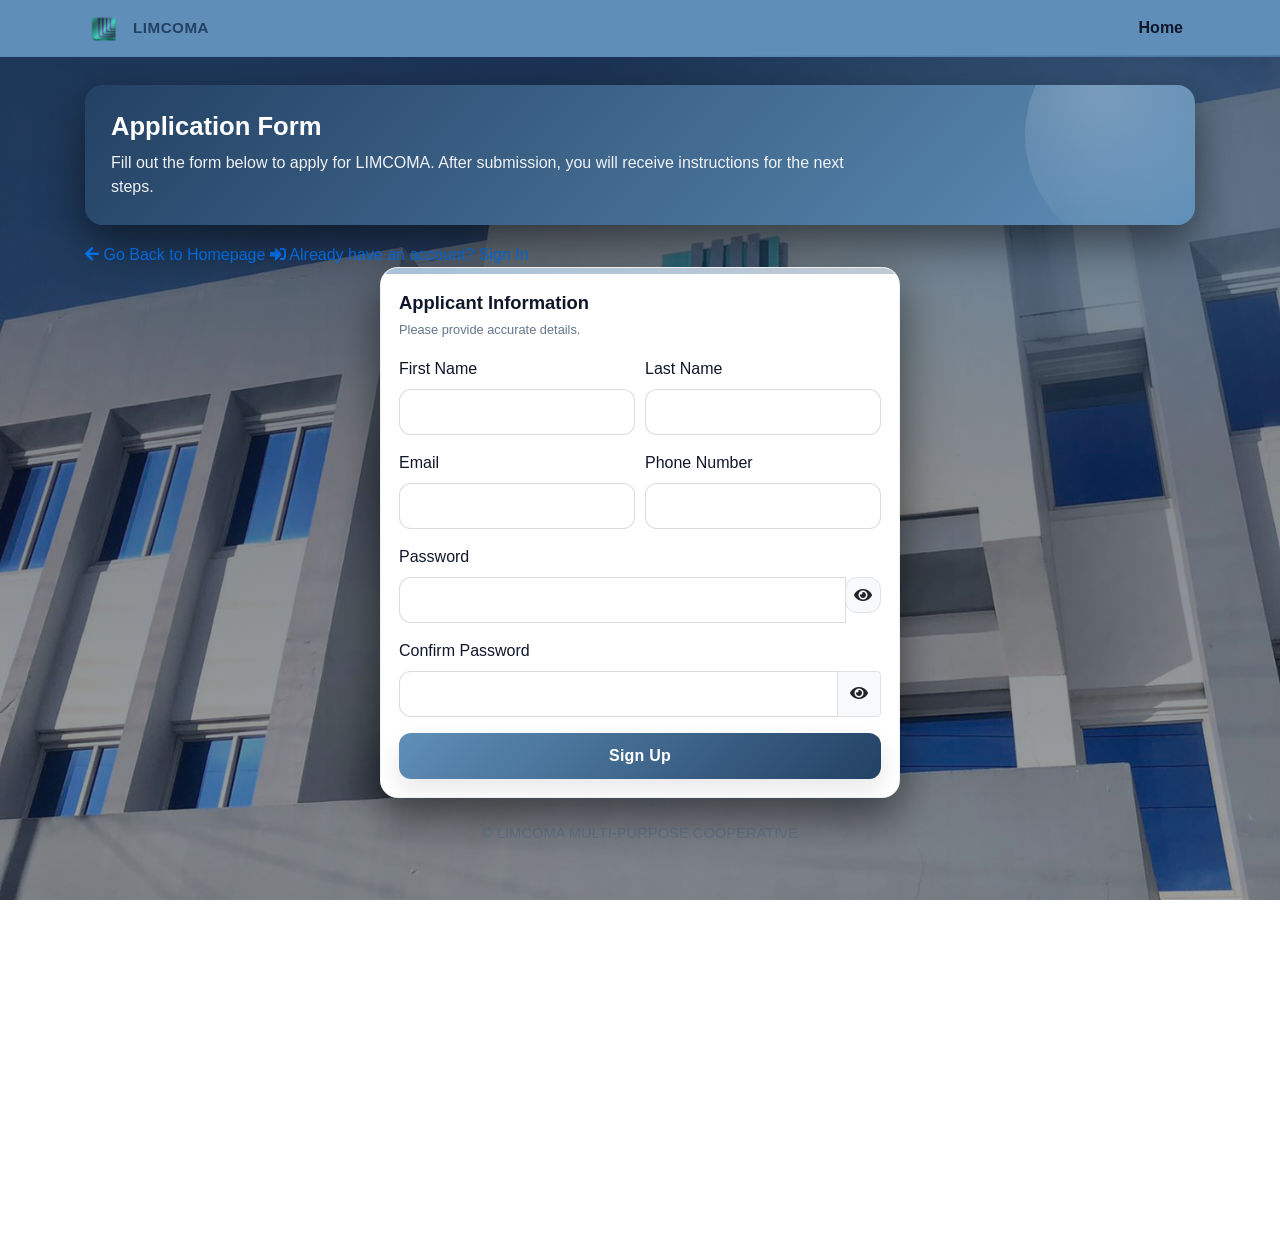
<file: signup.html>
<!DOCTYPE html>
<html lang="en">

<head>
  <meta charset="UTF-8" />
  <meta http-equiv="X-UA-Compatible" content="IE=edge" />
  <meta name="viewport" content="width=device-width, initial-scale=1.0" />

  <link href="https://maxcdn.bootstrapcdn.com/bootstrap/4.5.2/css/bootstrap.min.css" rel="stylesheet" />
  <link rel="stylesheet" href="https://cdnjs.cloudflare.com/ajax/libs/font-awesome/5.15.4/css/all.min.css" />
  <link rel="stylesheet" href="signin.css" />

  <link rel="shortcut icon" href="images/limcoma logoo.png" type="image/x-icon" />
  <title>Application Form | LIMCOMA</title>
</head>

<body>

  <div class="photo-bg" aria-hidden="true"></div>

  <div class="topbar">
    <div class="container d-flex align-items-center justify-content-between py-2">
      <div class="brand">
        <img src="images/limcoma logoo.png" alt="LIMCOMA Logo">
        LIMCOMA
      </div>

      <div class="d-flex align-items-center">
        <a href="index.html" class="nav-link">Home</a>
      </div>
    </div>
  </div>

  <main class="page">
    <div class="container">

      <div class="hero-strip">
        <h1>Application Form</h1>
        <p>
          Fill out the form below to apply for LIMCOMA. After submission, you will receive instructions for the next
          steps.
        </p>
      </div>

      <div class="action-shortcuts">
        <a class="shortcut-btn shortcut-secondary" href="index.html">
          <i class="fas fa-arrow-left"></i>
          <span>Go Back to Homepage</span>
        </a>

        <a class="shortcut-btn shortcut-primary" href="signin.html">
          <i class="fas fa-sign-in-alt"></i>
          <span>Already have an account? Sign In</span>
        </a>
      </div>

      <div class="grid">
        <div class="card">
          <div class="card-head">
            <h2>Applicant Information</h2>
            <small>Please provide accurate details.</small>
          </div>

          <div class="card-body">
            <form id="membershipForm">

              <div class="form-row">
                <div class="form-group col-md-6">
                  <label>First Name</label>
                  <input type="text" class="form-control" name="firstName" required>
                </div>

                <div class="form-group col-md-6">
                  <label>Last Name</label>
                  <input type="text" class="form-control" name="lastName" required>
                </div>
              </div>

              <div class="form-row">
                <div class="form-group col-md-6">
                  <label>Email</label>
                  <input type="email" class="form-control" name="email" required>
                </div>

                <div class="form-group col-md-6">
                  <label>Phone Number</label>
                  <input type="tel" class="form-control" name="phone" required>
                </div>
              </div>

              <div class="form-group">
                <label>Password</label>
                <div class="input-group">
                  <input type="password" class="form-control" name="password" id="password" required>
                  <div class="input-group-append">
                    <button type="button" class="btn btn-light border" id="togglePass"
                      aria-label="Toggle password visibility">
                      <i class="fas fa-eye"></i>
                    </button>
                  </div>
                </div>
              </div>

              <div class="form-group">
                <label>Confirm Password</label>
                <div class="input-group">
                  <input type="password" class="form-control" name="confirmPassword" id="confirmPassword" required>
                  <div class="input-group-append">
                    <button type="button" class="btn btn-light border" id="toggleConfirmPass"
                      aria-label="Toggle confirm password visibility">
                      <i class="fas fa-eye"></i>
                    </button>
                  </div>
                </div>
              </div>

              <button type="submit" class="btn btn-main">Sign Up</button>

              <div id="statusMsg" class="status"
                style="display:none; margin-top:12px; padding:12px 14px; border-radius:10px; font-weight:800; background:#ecfdf5; border:1px solid rgba(16,185,129,.25); color:#065f46;">
                ✅ Signed Up Successfully!
              </div>

              <div id="errorMsg" class="status"
                style="display:none; margin-top:12px; padding:12px 14px; border-radius:10px; font-weight:800; background:#fef2f2; border:1px solid rgba(239,68,68,.25); color:#991b1b;">
                ❌ Password and Confirm Password do not match.
              </div>

            </form>
          </div>
        </div>
      </div>

      <footer class="text-center">
        © LIMCOMA MULTI-PURPOSE COOPERATIVE
      </footer>

    </div>
  </main>

  <!-- SUCCESS DIALOG -->
  <div id="successModal" class="success-modal" aria-hidden="true">
    <div class="success-backdrop"></div>

    <div class="success-dialog" role="dialog" aria-modal="true" aria-labelledby="successTitle">
      <div class="success-dialog-top">
        <div class="success-icon">
          <i class="fas fa-check"></i>
        </div>
        <h3 id="successTitle">Sign Up Successful</h3>
        <p>
          Your account has been created successfully. You may now sign in using your registered email and password.
        </p>
      </div>

      <div class="success-dialog-body">
        <div class="success-note">
          Please keep your login details safe for future access.
        </div>

        <div class="success-actions">
          <button type="button" id="stayHereBtn" class="btn btn-modal-secondary">
            Stay on Page
          </button>
          <button type="button" id="goSigninBtn" class="btn btn-modal-primary">
            Go to Sign In
          </button>
        </div>
      </div>
    </div>
  </div>

  <!-- ERROR DIALOG -->
  <div id="errorModal" class="success-modal" aria-hidden="true">
    <div class="success-backdrop"></div>

    <div class="success-dialog" role="dialog" aria-modal="true" aria-labelledby="errorTitle">
      <div class="success-dialog-top">
        <div class="success-icon" style="background: linear-gradient(135deg, #ef4444, #b91c1c);">
          <i class="fas fa-exclamation"></i>
        </div>
        <h3 id="errorTitle">Sign Up Failed</h3>
        <p id="errorModalMessage">Something went wrong. Please try again.</p>
      </div>

      <div class="success-dialog-body">
        <div class="success-note">
          Please check your details and try again.
        </div>

        <div class="success-actions">
          <button type="button" id="closeErrorModalBtn" class="btn btn-modal-primary">
            OK
          </button>
        </div>
      </div>
    </div>
  </div>

  <script src="signin.js?v=4"></script>
</body>

</html>
</file>
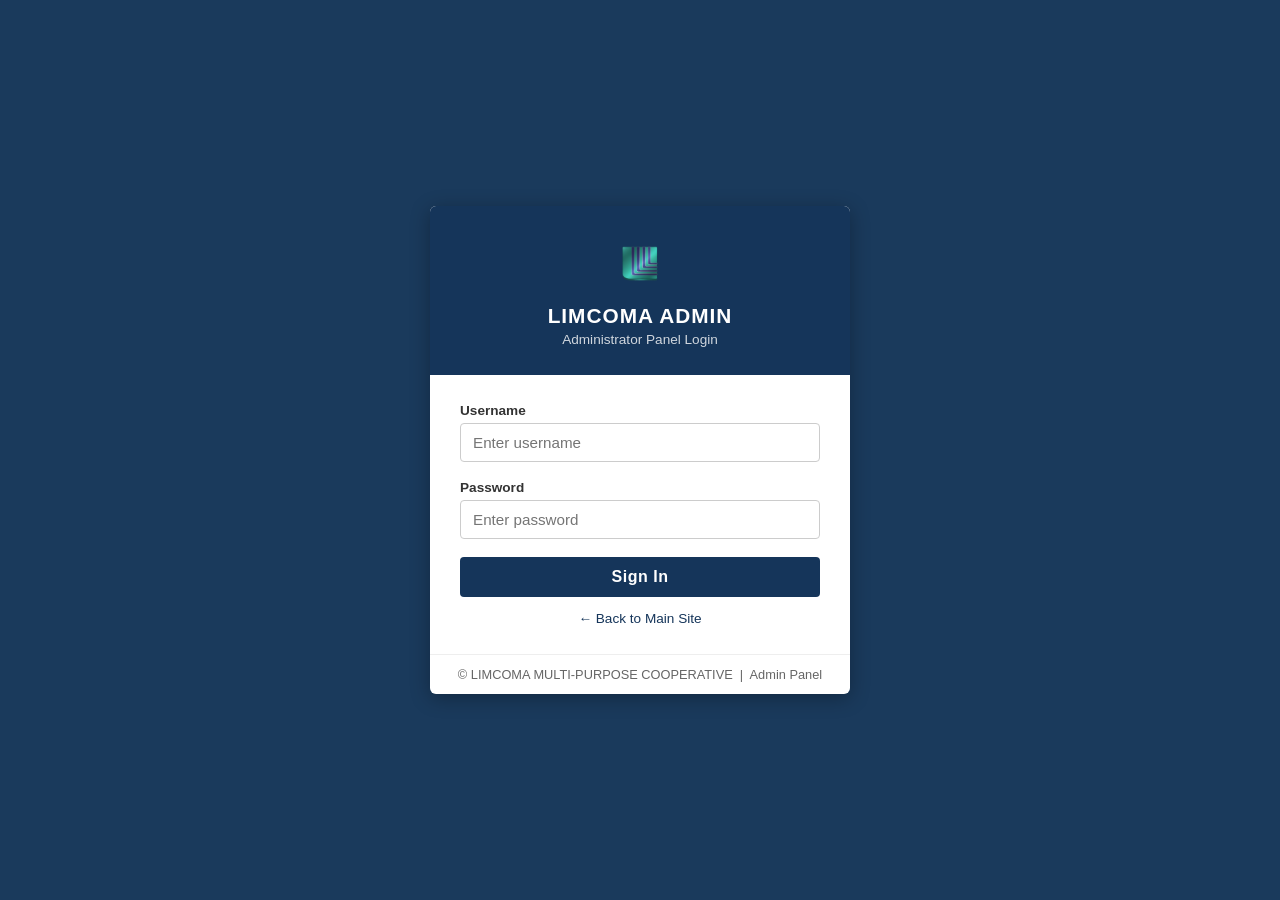
<file: admin/applications.html>
<!DOCTYPE html>
<html lang="en">

<head>
  <meta charset="UTF-8" />
  <meta name="viewport" content="width=device-width, initial-scale=1.0" />
  <title>Applications | LIMCOMA Admin</title>
  <link rel="shortcut icon" href="../images/limcoma logoo.png" type="image/x-icon" />
  <link rel="stylesheet" href="admin.css" />
  <style>
    .detail-grid {
      display: grid;
      grid-template-columns: 1fr 1fr;
      gap: 10px;
    }

    .detail-label {
      font-size: 0.78rem;
      color: #666;
      font-weight: bold;
      text-transform: uppercase;
    }

    .detail-value {
      font-size: 0.92rem;
      color: #222;
      margin-top: 2px;
    }

    .section-head {
      font-weight: bold;
      color: #15355a;
      font-size: 0.9rem;
      margin: 14px 0 8px;
      border-bottom: 1px solid #dce4ed;
      padding-bottom: 4px;
    }

    @media print {
      .modal-overlay {
        display: flex !important;
        position: static;
        background: none;
        padding: 0;
      }

      .modal-box {
        box-shadow: none;
        max-height: none;
      }

      .modal-header,
      .modal-footer,
      .topbar,
      .sidebar,
      .toolbar,
      .card:not(#printCard),
      .page-title {
        display: none !important;
      }

      .main {
        margin: 0;
        padding: 0;
      }

      #printCard {
        display: block !important;
      }
    }

    @media print {

      /* Hide everything except the view modal content */
      .topbar,
      .sidebar,
      .toolbar,
      .page-title,
      .card:not(#printTarget),
      #alertBox,
      .modal-footer,
      .modal-header,
      .modal-overlay:not(#viewModal) {
        display: none !important;
      }

      /* Make the view modal render like a normal page */
      .modal-overlay#viewModal {
        position: static !important;
        background: none !important;
        display: block !important;
        padding: 0 !important;
      }

      .modal-box {
        box-shadow: none !important;
        max-height: none !important;
        max-width: 100% !important;
        border-radius: 0 !important;
      }

      .main {
        margin: 0 !important;
        padding: 0 !important;
      }

      body {
        background: #fff !important;
      }

      /* Hide browser URL / header / footer */
      @page {
        margin: 12mm;
        size: A4;
      }
    }

    .export-dropdown-wrap {
      position: relative;
      display: inline-flex;
    }

    .export-dropdown-wrap .btn-success-main {
      border-radius: 4px 0 0 4px;
      background: #16a34a;
      color: #fff;
      border: none;
      padding: 6px 14px;
      font-size: 0.82rem;
      font-weight: bold;
      cursor: pointer;
    }

    .export-dropdown-wrap .btn-success-caret {
      border-radius: 0 4px 4px 0;
      background: #15803d;
      color: #fff;
      border: none;
      border-left: 1px solid #15803d;
      padding: 6px 10px;
      font-size: 0.78rem;
      cursor: pointer;
    }

    .export-dropdown-menu {
      display: none;
      position: absolute;
      bottom: calc(100% + 6px);
      right: 0;
      background: #fff;
      border: 1px solid #dce4ed;
      border-radius: 6px;
      min-width: 220px;
      box-shadow: 0 4px 16px rgba(0, 0, 0, 0.12);
      overflow: hidden;
      z-index: 9999;
    }

    .export-dropdown-menu a,
    .export-dropdown-menu button {
      display: block;
      width: 100%;
      padding: 10px 16px;
      font-size: 0.85rem;
      color: #222;
      background: none;
      border: none;
      border-bottom: 1px solid #eee;
      text-align: left;
      cursor: pointer;
      text-decoration: none;
      font-family: Arial, sans-serif;
    }

    .export-dropdown-menu a:last-child,
    .export-dropdown-menu button:last-child {
      border-bottom: none;
    }

    .export-dropdown-menu a:hover,
    .export-dropdown-menu button:hover {
      background: #f5f8fc;
    }

    .export-dropdown-wrap.open .export-dropdown-menu {
      display: block;
    }
  </style>
</head>

<body>

  <!-- TOPBAR -->
  <div class="topbar">
    <div class="topbar-brand">
      <img src="../images/limcoma logoo.png" alt="Logo" /> LIMCOMA Admin Panel
    </div>
    <div class="topbar-right">
      <span id="adminName">Admin</span>
      <button class="btn-logout" onclick="adminLogout()">Logout</button>
    </div>
  </div>

  <!-- SIDEBAR -->
  <div class="sidebar">
    <div class="sidebar-section">Main</div>
    <a href="dashboard.html"><span class="ico">&#9632;</span> Dashboard</a>
    <a href="applications.html" class="active"><span class="ico">&#128196;</span> Applications</a>
    <a href="users.html"><span class="ico">&#128100;</span> Users</a>
    <div class="sidebar-section admin-only">Admin</div>
    <a href="subadmins.html" class="admin-only"><span class="ico">&#128272;</span> Admin Accounts</a>
    <div class="sidebar-section">Site</div>
    <a href="../index.html" target="_blank"><span class="ico">&#127760;</span>
      Main Site</a>
  </div>

  <!-- MAIN -->
  <div class="main">
    <div class="page-title">Membership Applications</div>

    <!-- Toolbar -->
    <div class="toolbar no-print">
      <input type="text" id="searchInput" placeholder="Search by name or email..." style="min-width:220px;" />
      <select id="statusFilter">
        <option value>All Status</option>
        <option value="Approved">Approved</option>
        <option value="Incomplete">Incomplete</option>
      </select>
      <button class="btn btn-primary" onclick="loadApplications()">Search</button>
    </div>

    <div id="alertBox"></div>

    <div class="card">
      <div class="table-wrap">
        <table>
          <thead>
            <tr>
              <th>#</th>
              <th>Name</th>
              <th>Email</th>
              <th>Phone</th>
              <th>Branch</th>
              <th>Status</th>
              <th>Submitted</th>
              <th style="min-width:220px;">Actions</th>
            </tr>
          </thead>
          <tbody id="appTbody">
            <tr>
              <td colspan="8" style="text-align:center;padding:20px;color:#888;">Loading...</td>
            </tr>
          </tbody>
        </table>
      </div>
    </div>
  </div>

  <!-- ── VIEW MODAL ─────────────────────────────────────────── -->
  <div class="modal-overlay" id="viewModal">
    <div class="modal-box" style="max-width:780px;">
      <div class="modal-header">
        <span>Application Details</span>
        <button class="modal-close" onclick="closeModal('viewModal')">&#x2715;</button>
      </div>
      <div class="modal-body" id="viewBody">Loading...</div>
      <div class="modal-footer" style="justify-content: space-between;">
        <button class="btn btn-secondary" onclick="closeModal('viewModal')">Close</button>
        <div style="display:flex; gap:8px; align-items:center;">
          <button class="btn btn-primary"
            onclick="window.open('api/admin_export_pdf.php?id=' + currentViewId + '&mode=print', '_blank')">
            &#128438; Print
          </button>
          <div class="export-dropdown-wrap" id="exportDropWrap">
            <button class="btn-success-main" onclick="toggleExportMenu()">Export</button>
            <button class="btn-success-caret" onclick="toggleExportMenu()">&#9660;</button>
            <div class="export-dropdown-menu">
              <button
                onclick="window.open('api/admin_export_pdf.php?id=' + currentViewId + '&mode=pdf', '_blank'); closeExportMenu()">&#128196;
                Membership Form</button>
              <button onclick="exportSubscriptionPDF(currentViewId); closeExportMenu()">&#128221; Subscription
                Agreement</button>
              <button onclick="exportKasunduanPDF(currentViewId); closeExportMenu()">&#128203; Kasunduan</button>
            </div>
          </div>
        </div>
      </div>
    </div>
  </div>

  <!-- ── STATUS MODAL ───────────────────────────────────────── -->
  <div class="modal-overlay" id="statusModal">
    <div class="modal-box" style="max-width:440px;">
      <div class="modal-header">
        <span>Update Application Status</span>
        <button class="modal-close" onclick="closeModal('statusModal')">&#x2715;</button>
      </div>
      <div class="modal-body">
        <input type="hidden" id="statusAppId" />
        <div class="form-group">
          <label>Status</label>
          <select id="statusSelect" class="form-control">
            <option value="Approved">Approved</option>
            <option value="Incomplete">Incomplete</option>
          </select>
        </div>
        <div class="form-group">
          <label>Admin Notes (optional)</label>
          <textarea id="statusNotes" class="form-control" rows="3"
            placeholder="Add notes about this decision..."></textarea>
        </div>
      </div>
      <div class="modal-footer">
        <button class="btn btn-secondary" onclick="closeModal('statusModal')">Cancel</button>
        <button class="btn btn-primary" onclick="submitStatus()">Save
          Status</button>
      </div>
    </div>
  </div>

  <!-- ── EDIT MODAL ─────────────────────────────────────────── -->
  <div class="modal-overlay" id="editModal">
    <div class="modal-box" style="max-width:680px;">
      <div class="modal-header">
        <span>Edit Application Info</span>
        <button class="modal-close" onclick="closeModal('editModal')">&#x2715;</button>
      </div>
      <div class="modal-body" id="editBody">Loading...</div>
      <div class="modal-footer">
        <button class="btn btn-secondary" onclick="closeModal('editModal')">Cancel</button>
        <button class="btn btn-primary" onclick="submitEdit()">Save
          Changes</button>
      </div>
    </div>
  </div>

  <script>
  (function () {
    const role = sessionStorage.getItem("admin_role");
    if (role === "super_admin") {
      document.querySelectorAll(".admin-only").forEach(el => {
        el.classList.add("show-admin-only");
      });
    }
  })();
</script>

<script>
  function getAdminTabToken() {
    return sessionStorage.getItem("admin_tab_token") || "";
  }

  function clearAdminSessionStorage() {
    sessionStorage.removeItem("admin_role");
    sessionStorage.removeItem("admin_username");
    sessionStorage.removeItem("admin_tab_token");
  }

  function goToAdminLogin() {
    clearAdminSessionStorage();
    window.location.href = "login.html";
  }

  async function authFetch(url, options = {}) {
    const token = getAdminTabToken();
    if (!token) {
      goToAdminLogin();
      throw new Error("Missing admin tab token");
    }

    const headers = new Headers(options.headers || {});
    headers.set("X-Admin-Tab-Token", token);

    const response = await fetch(url, {
      ...options,
      credentials: "include",
      headers
    });

    if (response.status === 401) {
      goToAdminLogin();
      throw new Error("Admin session expired");
    }

    return response;
  }
</script>

<script>
    let _confirmResolve = null;

    function showConfirm({ type, title, message, label }) {
      const ICONS = {
        logout: { bg: '#E6F1FB', stroke: '#185FA5', svg: '<path d="M9 21H5a2 2 0 01-2-2V5a2 2 0 012-2h4"/><polyline points="16 17 21 12 16 7"/><line x1="21" y1="12" x2="9" y2="12"/>' },
        delete: { bg: '#FCEBEB', stroke: '#A32D2D', svg: '<polyline points="3 6 5 6 21 6"/><path d="M19 6l-1 14a2 2 0 01-2 2H8a2 2 0 01-2-2L5 6"/><path d="M10 11v6M14 11v6"/><path d="M9 6V4a1 1 0 011-1h4a1 1 0 011 1v2"/>' },
        disable: { bg: '#FAEEDA', stroke: '#854F0B', svg: '<circle cx="12" cy="12" r="10"/><line x1="4.93" y1="4.93" x2="19.07" y2="19.07"/>' },
        activate: { bg: '#EAF3DE', stroke: '#3B6D11', svg: '<path d="M22 11.08V12a10 10 0 11-5.93-9.14"/><polyline points="22 4 12 14.01 9 11.01"/>' },
      };
      const OK_STYLE = {
        logout: 'color:#185FA5',
        delete: 'color:#A32D2D',
        disable: 'color:#854F0B',
        activate: 'color:#3B6D11',
      };
      const OK_ANIM = {
        delete: 'shake',
        disable: 'flash-warn',
        activate: 'bounce-up',
        logout: 'spin-out',
      };
      return new Promise(resolve => {
        _confirmResolve = resolve;
        const ic = ICONS[type];
        const iconEl = document.getElementById('confirmIcon');
        iconEl.style.background = ic.bg;
        iconEl.innerHTML = '<svg width="26" height="26" fill="none" stroke="' + ic.stroke + '" stroke-width="2" viewBox="0 0 24 24">' + ic.svg + '</svg>';
        document.getElementById('confirmTitle').textContent = title;
        document.getElementById('confirmMsg').innerHTML = message;
        const ok = document.getElementById('confirmOk');
        ok.textContent = label;
        ok.style.cssText = OK_STYLE[type] || '';
        ok.dataset.animType = OK_ANIM[type] || 'shake';
        ok.onclick = () => {
          const animClass = ok.dataset.animType;
          ok.classList.remove('shake', 'flash-warn', 'bounce-up', 'spin-out');
          void ok.offsetWidth;
          ok.classList.add(animClass);
          // Close immediately — animation plays as dialog fades out
          closeConfirmAndResolve(true);
        };
        document.getElementById('confirmModal').classList.add('open');
      });
    }

    function closeConfirmAndResolve(val) {
      const overlay = document.getElementById('confirmModal');
      overlay.classList.add('closing');
      setTimeout(() => {
        overlay.classList.remove('open', 'closing');
        // Clean up any leftover animation classes
        const ok = document.getElementById('confirmOk');
        const cancel = document.getElementById('confirmCancel');
        if (ok) ok.classList.remove('shake', 'flash-warn', 'bounce-up', 'spin-out');
        if (cancel) cancel.classList.remove('clicked');
        if (_confirmResolve) { _confirmResolve(val); _confirmResolve = null; }
      }, 190);
    }

    function closeConfirm() {
      const cancelBtn = document.getElementById('confirmCancel');
      if (cancelBtn) {
        cancelBtn.classList.remove('clicked');
        void cancelBtn.offsetWidth;
        cancelBtn.classList.add('clicked');
      }
      // Close immediately — animation plays as dialog fades out
      closeConfirmAndResolve(false);
    }

    let currentRole = "";
    let currentEditId = 0;
    let currentViewId = 0; // ← ADD THIS LINE

    (async function init() {
      const me = await (await authFetch("api/admin_me.php", {
        credentials: "include"
      })).json();
      if (!me.ok) {
        window.location.href = "login.html";
        return;
      }

      currentRole = me.role;
      document.getElementById("adminName").textContent = me.username + " (" + me.role + ")";

      if (me.role === "super_admin") {
        document.querySelectorAll(".admin-only").forEach(el => {
          el.classList.add("show-admin-only");
        });
      }

      // Check URL for ?view=ID
      const params = new URLSearchParams(location.search);
      const viewId = params.get("view");

      await loadApplications();

      if (viewId) openView(parseInt(viewId));
    })();

    async function loadApplications() {
      const search = document.getElementById("searchInput").value.trim();
      const status = document.getElementById("statusFilter").value;
      const exportBtn = document.getElementById("exportBtn");

      let url = "api/admin_applications.php?action=list";
      if (search) url += "&search=" + encodeURIComponent(search);
      if (status) url += "&status=" + encodeURIComponent(status);

      // Update export link only if button exists
      if (exportBtn) {
        exportBtn.href = "api/admin_export.php" + (status ? "?status=" + encodeURIComponent(status) : "");
      }

      const r = await authFetch(url, {
        credentials: "include"
      });
      const data = await r.json();

      const tbody = document.getElementById("appTbody");

      if (!data.ok || !data.data.length) {
        tbody.innerHTML = `<tr><td colspan="8" style="text-align:center;padding:20px;color:#888;">No applications found.</td></tr>`;
        return;
      }

      tbody.innerHTML = data.data.map((row, index) => `
     <tr>
        <td>${index + 1}</td>
        <td>${esc(row.first_name || "")} ${esc(row.last_name || "")}</td>
        <td>${esc(row.email || "")}</td>
        <td>${esc(row.phone || "")}</td>
        <td>${row.branch ? `<span style="font-size:0.82rem;font-weight:normal;color:#222;">${esc(row.branch)}</span>` : '<span style="color:#bbb;font-size:0.82rem;">—</span>'}</td>
        <td><span class="badge ${row.status ? 'badge-' + row.status.toLowerCase() : ''}">${row.status || '—'}</span></td>
        <td>${row.submitted_at ? row.submitted_at.slice(0, 10) : ""}</td>
        <td>
         <button class="btn btn-info btn-sm" onclick="openView(${row.id})">View</button>
         <button class="btn btn-warning btn-sm" onclick="openStatus(${row.id}, '${row.status}')">Status</button>
         <button class="btn btn-primary btn-sm" onclick="openEdit(${row.id})">Edit</button>
         ${(currentRole === "admin" || currentRole === "super_admin") ? `<button class="btn btn-danger btn-sm" onclick="deleteApp(${row.id})">Delete</button>` : ""}
        </td>
      </tr>
    `).join("");
    }

    function exportPDF() {
      const status = document.getElementById("statusFilter").value;
      // Opens a printable list — for single record PDF use the View modal's Print button
      alert("To export a PDF for a specific member, click View → then Print.\n\nFor a full list, use your browser's Print function on this page.");
    }

    // ── VIEW ────────────────────────────────────────────────
    async function openView(id) {
      currentViewId = id;  // ← ADD THIS LINE
      openModal("viewModal");
      document.getElementById("viewBody").innerHTML = "Loading...";

      const r = await authFetch("api/admin_applications.php?action=view&id=" + id, { credentials: "include" });
      const data = await r.json();

      if (!data.ok) {
        document.getElementById("viewBody").innerHTML = "<p style='color:red;'>Error loading data.</p>";
        return;
      }

      const d = data.data;
      const f = d.form_data || {};

      const photo = d.photo_path
        ? `<img src="../${d.photo_path}" style="width:90px;height:110px;object-fit:cover;border:1px solid #ccc;" />`
        : `<div style="width:90px;height:110px;background:#eee;display:flex;align-items:center;justify-content:center;font-size:0.75rem;color:#888;">No Photo</div>`;

      document.getElementById("viewBody").innerHTML = `
      <div style="display:flex;gap:20px;align-items:flex-start;margin-bottom:16px;">
        ${photo}
        <div>
          <div style="font-size:1.1rem;font-weight:bold;">${esc((f.first_name || d.first_name || "") + " " + (f.last_name || d.last_name || ""))}</div>
          <div style="color:#666;font-size:0.88rem;">${esc(d.email || "")}</div>
          <div style="margin-top:8px;"><span class="badge badge-${d.status.toLowerCase()}">${d.status}</span></div>
          <div style="font-size:0.82rem;color:#888;margin-top:6px;">Submitted: ${d.submitted_at ? d.submitted_at.slice(0, 10) : ""}</div>
          ${d.admin_notes ? `<div style="margin-top:8px;font-size:0.85rem;"><b>Notes:</b> ${esc(d.admin_notes)}</div>` : ""}
        </div>
      </div>

      <div class="section-head">Personal Information</div>
      <div class="detail-grid">
        ${field("Application Type", f.application_type)}
        ${field("LIMCOMA Branch", d.branch)}
        ${field("Last Name", f.last_name || d.last_name)}
        ${field("First Name", f.first_name || d.first_name)}
        ${field("Middle Name", f.middle_name)}
        ${field("Home Address", f.home_address)}
        ${field("Gender", f.gender)}
        ${field("Religion", f.religion)}
        ${field("Birthdate", f.birthdate)}
        ${field("Age", f.age)}
        ${field("Civil Status", f.civil_status)}
        ${field("Dependents", f.dependents)}
        ${field("Education", f.education)}
      </div>

      <div class="section-head">Contact & Work</div>
      <div class="detail-grid">
        ${field("Mobile", f.mobile || d.phone)}
        ${field("Telephone", f.telephone)}
        ${field("Email", f.email || d.email)}
        ${field("Facebook Profile", f.facebook_link)}
        ${field("TIN", f.tin)}
        ${field("Livelihood", f.livelihood)}
        ${field("Gross Monthly Income", f.gross_monthly_income)}
        ${field("Work Address", f.work_address)}
        ${field("OFW Country", f.ofw_country)}
        ${field("OFW Work", f.ofw_work)}
        ${field("OFW Years Abroad", f.ofw_years)}
      </div>

      <div class="section-head">Family</div>
      <div class="detail-grid">
        ${field("Spouse Name", f.spouse_name)}
        ${field("Spouse Occupation", f.spouse_occupation)}
        ${field("Father's Name", f.father_name)}
        ${field("Father's Occupation", f.father_occupation)}
        ${field("Mother's Name", f.mother_name)}
        ${field("Mother's Occupation", f.mother_occupation)}
      </div>

      <div class="section-head">Beneficiaries</div>
      <div class="detail-grid">
        ${field("Beneficiary 1", f.benef_name_1 ? f.benef_name_1 + " (" + f.benef_relation_1 + ") " + f.benef_alloc_1 + "%" : "")}
        ${field("Beneficiary 2", f.benef_name_2 ? f.benef_name_2 + " (" + f.benef_relation_2 + ") " + f.benef_alloc_2 + "%" : "")}
        ${field("Beneficiary 3", f.benef_name_3 ? f.benef_name_3 + " (" + f.benef_relation_3 + ") " + f.benef_alloc_3 + "%" : "")}
        ${field("Beneficiary 4", f.benef_name_4 ? f.benef_name_4 + " (" + f.benef_relation_4 + ") " + f.benef_alloc_4 + "%" : "")}
      </div>

      <div class="section-head">Products / Services</div>
      <div class="detail-grid">
        ${field("Avails Feeds", f.avail_feeds ? "Yes" : "No")}
        ${field("Avails Loans", f.avail_loans ? "Yes" : "No")}
        ${field("Avails Savings", f.avail_savings ? "Yes" : "No")}
        ${field("Avails Time Deposit", f.avail_time_deposit ? "Yes" : "No")}
        ${field("Currently Using Feeds", f.using_feeds_now)}
        ${field("Feeds Brand", f.feeds_brand)}
      </div>

      <div class="section-head">Livestock (Feeds Details)</div>
      <div class="detail-grid">
        ${field("Baboy - Sow", f.baboy_sow)}
        ${field("Baboy - Piglet", f.baboy_piglet)}
        ${field("Baboy - Boar", f.baboy_boar)}
        ${field("Baboy - Grower", f.baboy_grower)}
        ${field("Manok - Patilugin", f.manok_patilugin)}
        ${field("Manok - Broiler", f.manok_broiler)}
        ${field("Iba pang Alaga", f.iba_pang_alaga)}
      </div>

      <div class="section-head">Agreements</div>
      <div class="detail-grid">
        ${field("Subscription Agreement", f.subscription_agreement_accepted === "1" ? "Accepted" : "Not Accepted")}
        ${field("Kasunduan / Capital Agreement", f.kasunduan_accepted === "1" ? "Accepted" : "Not Accepted")}
      </div>

      <div class="section-head">Signature</div>
      <div style="margin-bottom:10px;">
        ${f.signature_file
          ? `<div style="margin-bottom:6px;"><strong>Signature Image:</strong></div>
             <img src="../${esc(f.signature_file)}" style="max-width:260px;max-height:100px;border:1px solid #ccc;padding:4px;display:block;" />`
          : field("Signature (Typed Name)", f.signature)}
      </div>
      ${field("Signature Date", f.signature_date)}

      ${(function () {
          const cl = (f.checklist_files && typeof f.checklist_files === 'object') ? f.checklist_files : {};
          const keys = Object.keys(cl);
          if (!keys.length) return '';
          const labels = {
            a1: "Associate: Application Form", a2: "Associate: 2x2 Photo",
            a3: "Associate: Gov't ID", a4: "Associate: Birth/Marriage Cert",
            r1: "Regular: Application Form", r2: "Regular: 2x2 Photo",
            r3: "Regular: Gov't ID", r4: "Regular: Share Capital Proof",
            r5: "Regular: ID Fee Proof"
          };
          let html = '<div class="section-head">Checklist Uploaded Files</div><div class="detail-grid">';
          keys.forEach(function (k) {
            const path = cl[k];
            const label = labels[k] || k;
            const ext = path.split('.').pop().toLowerCase();
            const isPdf = ext === 'pdf';
            html += '<div class="detail-item"><div class="detail-label">' + esc(label) + '</div><div class="detail-value">';
            if (isPdf) {
              html += '<a href="../' + esc(path) + '" target="_blank">📄 View PDF</a>';
            } else {
              html += '<a href="../' + esc(path) + '" target="_blank"><img src="../' + esc(path) + '" style="max-width:110px;max-height:80px;border:1px solid #ccc;display:block;" /></a>';
            }
            html += '</div></div>';
          });
          html += '</div>';
          return html;
        })()}
    `;
    }

    function field(label, value) {
      return `<div class="detail-item">
      <div class="detail-label">${label}</div>
      <div class="detail-value">${value !== undefined && value !== null && value !== "" ? esc(String(value)) : '<span style="color:#bbb;">—</span>'}</div>
    </div>`;
    }

    function printModal() {
      window.print();
    }

    // ── STATUS ──────────────────────────────────────────────
    function openStatus(id, currentStatus) {
      document.getElementById("statusAppId").value = id;
      document.getElementById("statusSelect").value = currentStatus;
      document.getElementById("statusNotes").value = "";
      openModal("statusModal");
    }

    async function submitStatus() {
      const id = parseInt(document.getElementById("statusAppId").value);
      const status = document.getElementById("statusSelect").value;
      const notes = document.getElementById("statusNotes").value;

      const r = await post("api/admin_applications.php?action=update_status", { id, status, admin_notes: notes });
      const data = await r.json();

      if (!data.ok) { showAlert("Error: " + (data.error || "Failed"), "danger"); return; }
      closeModal("statusModal");
      showAlert("Status updated successfully.", "success");
      loadApplications();
    }

    // ── EDIT ────────────────────────────────────────────────
    async function openEdit(id) {
      openModal("editModal");
      currentEditId = id;
      document.getElementById("editBody").innerHTML = "Loading...";

      const r = await authFetch("api/admin_applications.php?action=view&id=" + id, { credentials: "include" });
      const data = await r.json();

      if (!data.ok) { document.getElementById("editBody").innerHTML = "<p style='color:red;'>Error.</p>"; return; }

      const d = data.data;
      const f = d.form_data || {};

      document.getElementById("editBody").innerHTML = `
      <style>
        .edit-section { font-weight:bold; color:#15355a; font-size:0.9rem; margin:16px 0 8px; border-bottom:1px solid #dce4ed; padding-bottom:4px; }
        .edit-grid { display:grid; grid-template-columns:1fr 1fr; gap:10px; }
        .edit-grid .full { grid-column: 1 / -1; }
        .ef label { display:block; font-size:0.8rem; font-weight:bold; color:#444; margin-bottom:3px; }
        .ef input, .ef select, .ef textarea { width:100%; padding:7px 9px; border:1px solid #ccc; border-radius:4px; font-size:0.88rem; }
        .ef textarea { resize:vertical; }
        .radio-row { display:flex; gap:14px; flex-wrap:wrap; padding-top:4px; }
        .radio-row label { font-weight:normal; display:flex; align-items:center; gap:4px; }
      </style>

      <!-- PERSONAL -->
      <div class="edit-section">Personal Information</div>
      <div class="edit-grid">
        <div class="ef"><label>Application Type</label>
          <select id="ef_application_type">
            <option value="">Select</option>
            <option value="Associate" ${f.application_type === "Associate" ? "selected" : ""}>Associate</option>
            <option value="Regular" ${f.application_type === "Regular" ? "selected" : ""}>Regular</option>
            <option value="Transfer to Regular" ${f.application_type === "Transfer to Regular" ? "selected" : ""}>Transfer to Regular</option>
          </select>
        </div>
        <div class="ef"><label>LIMCOMA Branch</label>
          <select id="ef_branch">
            <option value="">— Select Branch —</option>
            ${[
          "ALFONSO", "ATIMONAN", "BALAYAN", "CALAPAN", "CALAUAG", "CALATAGAN",
          "CANDELARIA", "CUENCA", "GUMACA", "LIPA", "LUCENA", "MAMBURAO",
          "NAGCARLAN", "NASUGBU", "PAGSANJAN", "PINAMALAYAN", "ROSARIO", "ROXAS",
          "SAN JOSE", "SAN JOSEMIN", "SAN PABLO", "SAN PASCUAL", "SINILOAN",
          "TAGKAWAYAN", "TANAUAN", "TAYABAS", "TIAONG"
        ].map(b => `<option value="${b}" ${(d.branch || "") === b ? "selected" : ""}>${b}</option>`).join("")}
          </select>
        </div>
        <div class="ef"><label>Gender</label>
          <select id="ef_gender">
            <option value="">Select</option>
            <option value="Male" ${f.gender === "Male" ? "selected" : ""}>Male</option>
            <option value="Female" ${f.gender === "Female" ? "selected" : ""}>Female</option>
          </select>
        </div>
        ${ef("Last Name", "ef_last_name", f.last_name || d.last_name || "")}
        ${ef("First Name", "ef_first_name", f.first_name || d.first_name || "")}
        ${ef("Middle Name", "ef_middle_name", f.middle_name || "")}
        ${ef("Birthdate", "ef_birthdate", f.birthdate || "", "date")}
        ${ef("Age", "ef_age", f.age || "", "number")}
        ${ef("Religion", "ef_religion", f.religion || "")}
        ${ef("Dependents", "ef_dependents", f.dependents || "", "number")}
        <div class="ef"><label>Civil Status</label>
          <select id="ef_civil_status">
            <option value="">Select</option>
            ${["Single", "Married", "Widower", "Separated"].map(s => `<option value="${s}" ${f.civil_status === s ? "selected" : ""}>${s}</option>`).join("")}
          </select>
        </div>
        ${ef("Educational Attainment", "ef_education", f.education || "")}
        ${ef("Livelihood / Occupation", "ef_livelihood", f.livelihood || "")}
        ${ef("Gross Monthly Income", "ef_gross_monthly_income", f.gross_monthly_income || "", "number")}
        <div class="ef full">${ef("Home Address (Complete)", "ef_home_address", f.home_address || "")}</div>
      </div>

      <!-- CONTACT & WORK -->
      <div class="edit-section">Contact & Work Information</div>
      <div class="edit-grid">
        ${ef("Mobile No.", "ef_mobile", f.mobile || d.phone || "")}
        ${ef("Telephone", "ef_telephone", f.telephone || "")}
        ${ef("Email Address", "ef_email", f.email || d.email || "")}
        ${ef("TIN", "ef_tin", f.tin || "")}
        <div class="ef full">${ef("Work Address (Complete)", "ef_work_address", f.work_address || "")}</div>
        ${ef("Facebook Profile Link", "ef_facebook_link", f.facebook_link || "")}
        ${ef("OFW Country", "ef_ofw_country", f.ofw_country || "")}
        ${ef("OFW Work Abroad", "ef_ofw_work", f.ofw_work || "")}
        ${ef("No. of Years Working Abroad", "ef_ofw_years", f.ofw_years || "", "number")}
      </div>

      <!-- FAMILY -->
      <div class="edit-section">Family Information</div>
      <div class="edit-grid">
        ${ef("Spouse Name", "ef_spouse_name", f.spouse_name || "")}
        ${ef("Spouse Occupation", "ef_spouse_occupation", f.spouse_occupation || "")}
        ${ef("Spouse Company", "ef_spouse_company", f.spouse_company || "")}
        ${ef("Father's Name", "ef_father_name", f.father_name || "")}
        ${ef("Father's Occupation", "ef_father_occupation", f.father_occupation || "")}
        ${ef("Mother's Name", "ef_mother_name", f.mother_name || "")}
        ${ef("Mother's Occupation", "ef_mother_occupation", f.mother_occupation || "")}
      </div>

      <!-- BENEFICIARIES -->
      <div class="edit-section">Beneficiaries</div>
      <div class="edit-grid">
        ${ef("Beneficiary 1 Name", "ef_benef_name_1", f.benef_name_1 || "")}
        ${ef("Relation", "ef_benef_relation_1", f.benef_relation_1 || "")}
        ${ef("% Allocation", "ef_benef_alloc_1", f.benef_alloc_1 || "", "number")}
        ${ef("Contact No.", "ef_benef_contact_1", f.benef_contact_1 || "")}
        ${ef("Beneficiary 2 Name", "ef_benef_name_2", f.benef_name_2 || "")}
        ${ef("Relation", "ef_benef_relation_2", f.benef_relation_2 || "")}
        ${ef("% Allocation", "ef_benef_alloc_2", f.benef_alloc_2 || "", "number")}
        ${ef("Contact No.", "ef_benef_contact_2", f.benef_contact_2 || "")}
        ${ef("Beneficiary 3 Name", "ef_benef_name_3", f.benef_name_3 || "")}
        ${ef("Relation", "ef_benef_relation_3", f.benef_relation_3 || "")}
        ${ef("% Allocation", "ef_benef_alloc_3", f.benef_alloc_3 || "", "number")}
        ${ef("Contact No.", "ef_benef_contact_3", f.benef_contact_3 || "")}
        ${ef("Beneficiary 4 Name", "ef_benef_name_4", f.benef_name_4 || "")}
        ${ef("Relation", "ef_benef_relation_4", f.benef_relation_4 || "")}
        ${ef("% Allocation", "ef_benef_alloc_4", f.benef_alloc_4 || "", "number")}
        ${ef("Contact No.", "ef_benef_contact_4", f.benef_contact_4 || "")}
      </div>

      <!-- PRODUCTS -->
      <div class="edit-section">Products / Services</div>
      <div class="edit-grid">
        <div class="ef"><label>Avails Feeds?</label>
          <select id="ef_avail_feeds">
            <option value="" ${!f.avail_feeds ? "selected" : ""}>No</option>
            <option value="on" ${f.avail_feeds ? "selected" : ""}>Yes</option>
          </select>
        </div>
        <div class="ef"><label>Currently Using Feeds?</label>
          <select id="ef_using_feeds_now">
            <option value="">—</option>
            <option value="Oo" ${f.using_feeds_now === "Oo" ? "selected" : ""}>Oo (Yes)</option>
            <option value="Hindi" ${f.using_feeds_now === "Hindi" ? "selected" : ""}>Hindi (No)</option>
          </select>
        </div>
        ${ef("Feeds Brand", "ef_feeds_brand", f.feeds_brand || "")}
        <div class="ef"><label>Avails Loans?</label>
          <select id="ef_avail_loans">
            <option value="" ${!f.avail_loans ? "selected" : ""}>No</option>
            <option value="on" ${f.avail_loans ? "selected" : ""}>Yes</option>
          </select>
        </div>
        <div class="ef"><label>Avails Savings?</label>
          <select id="ef_avail_savings">
            <option value="" ${!f.avail_savings ? "selected" : ""}>No</option>
            <option value="on" ${f.avail_savings ? "selected" : ""}>Yes</option>
          </select>
        </div>
        <div class="ef"><label>Avails Time Deposit?</label>
          <select id="ef_avail_time_deposit">
            <option value="" ${!f.avail_time_deposit ? "selected" : ""}>No</option>
            <option value="on" ${f.avail_time_deposit ? "selected" : ""}>Yes</option>
          </select>
        </div>
      </div>

      <!-- LIVESTOCK -->
      <div class="edit-section">Livestock (Feeds Details)</div>
      <div class="edit-grid">
        ${ef("Baboy - Sow", "ef_baboy_sow", f.baboy_sow || "", "number")}
        ${ef("Baboy - Piglet", "ef_baboy_piglet", f.baboy_piglet || "", "number")}
        ${ef("Baboy - Boar", "ef_baboy_boar", f.baboy_boar || "", "number")}
        ${ef("Baboy - Grower", "ef_baboy_grower", f.baboy_grower || "", "number")}
        ${ef("Manok - Patilugin", "ef_manok_patilugin", f.manok_patilugin || "", "number")}
        ${ef("Manok - Broiler", "ef_manok_broiler", f.manok_broiler || "", "number")}
        ${ef("Iba pang Alaga", "ef_iba_pang_alaga", f.iba_pang_alaga || "")}
      </div>

      <!-- DECLARATION -->
      <div class="edit-section">Declaration</div>
      <div class="edit-grid">
        ${ef("Signature (Typed Name)", "ef_signature", f.signature || "")}
        ${ef("Signature Date", "ef_signature_date", f.signature_date || "", "date")}
      </div>
    `;
    }

    function ef(label, id, value, type) {
      type = type || "text";
      return `<div class="ef"><label>${label}</label><input type="${type}" id="${id}" value="${esc(String(value || ""))}" /></div>`;
    }

    async function submitEdit() {
      const fields = [
        "application_type", "last_name", "first_name", "middle_name", "gender",
        "birthdate", "age", "religion", "dependents", "civil_status", "education",
        "livelihood", "gross_monthly_income", "home_address", "mobile", "telephone",
        "email", "tin", "work_address", "ofw_country", "ofw_work", "ofw_years",
        "spouse_name", "spouse_occupation", "spouse_company",
        "father_name", "father_occupation", "mother_name", "mother_occupation",
        "benef_name_1", "benef_relation_1", "benef_alloc_1", "benef_contact_1",
        "benef_name_2", "benef_relation_2", "benef_alloc_2", "benef_contact_2",
        "benef_name_3", "benef_relation_3", "benef_alloc_3", "benef_contact_3",
        "benef_name_4", "benef_relation_4", "benef_alloc_4", "benef_contact_4",
        "avail_feeds", "using_feeds_now", "feeds_brand", "avail_loans",
        "avail_savings", "avail_time_deposit",
        "baboy_sow", "baboy_piglet", "baboy_boar", "baboy_grower",
        "manok_patilugin", "manok_broiler", "iba_pang_alaga",
        "signature", "signature_file", "signature_date",
        "subscription_agreement_accepted", "kasunduan_accepted", "facebook_link"
      ];

      const body = { id: currentEditId };
      fields.forEach(f => {
        const el = document.getElementById("ef_" + f);
        if (el) body[f] = el.value;
      });

      // Branch is a dedicated DB column, not inside form_json — send separately
      const branchEl = document.getElementById("ef_branch");
      if (branchEl) body._branch = branchEl.value;


      const r = await post("api/admin_applications.php?action=edit", body);
      const data = await r.json();

      if (!data.ok) { showAlert("Error: " + (data.error || "Failed"), "danger"); return; }
      closeModal("editModal");
      showAlert("Application updated successfully.", "success");
      loadApplications();
    }

    // ── DELETE ──────────────────────────────────────────────
    async function deleteApp(id) {
      const ok = await showConfirm({ type: 'delete', title: 'Delete this application?', message: 'This will permanently remove the application. <strong>This cannot be undone.</strong>', label: 'Delete' });
      if (!ok) return;
      const r = await post("api/admin_applications.php?action=delete", { id });
      const data = await r.json();
      if (!data.ok) { showAlert("Error: " + (data.error || "Failed"), "danger"); return; }
      showAlert("Application deleted.", "success");
      loadApplications();
    }

    // ── HELPERS ─────────────────────────────────────────────
    function openModal(id) { document.getElementById(id).classList.add("open"); }
    function closeModal(id) { document.getElementById(id).classList.remove("open"); }

    function post(url, body) {
      return authFetch(url, {
        method: "POST",
        credentials: "include",
        headers: { "Content-Type": "application/json" },
        body: JSON.stringify(body)
      });
    }

    function showAlert(msg, type) {
      const box = document.getElementById("alertBox");
      box.innerHTML = `<div class="alert alert-${type}">${msg}</div>`;
      setTimeout(() => box.innerHTML = "", 3500);
    }

    function esc(s) {
      return String(s).replace(/&/g, "&amp;").replace(/</g, "&lt;").replace(/>/g, "&gt;").replace(/"/g, "&quot;");
    }

    async function adminLogout() {
      const ok = await showConfirm({ type: 'logout', title: 'Sign out?', message: 'You will be returned to the login page.', label: 'Sign out' });
      if (!ok) return;
      await authFetch("api/admin_logout.php", { method: "POST", credentials: "include" });
      sessionStorage.removeItem("admin_role");
      sessionStorage.removeItem("admin_username");
      window.location.href = "login.html";
    }

    // Allow pressing Enter in search
    document.addEventListener("DOMContentLoaded", () => {
      document.getElementById("searchInput").addEventListener("keydown", e => {
        if (e.key === "Enter") loadApplications();
      });
      document.getElementById("statusFilter").addEventListener("change", loadApplications);
    });

    function exportSubscriptionPDF(id) {
      window.open(
        "api/admin_export_subscription_pdf.php?id=" + id,
        "_blank"
      );
    }

    function exportKasunduanPDF(id) {
      window.open(
        "api/admin_export_kasunduan_pdf.php?id=" + id,
        "_blank"
      );
    }

    function toggleExportMenu() {
      document.getElementById('exportDropWrap').classList.toggle('open');
    }
    function closeExportMenu() {
      document.getElementById('exportDropWrap').classList.remove('open');
    }
    document.addEventListener('click', function (e) {
      const wrap = document.getElementById('exportDropWrap');
      if (wrap && !wrap.contains(e.target)) closeExportMenu();
    });
  </script>

  <!-- CONFIRM MODAL -->
  <div class="overlay" id="confirmModal" onclick="if(event.target===this)closeConfirm()">
    <div class="modal"
      style="background:#fff;border-radius:14px;border:0.5px solid #e2e8f0;max-width:384px;width:100%;overflow:hidden;">
      <div style="padding:28px 24px 18px;text-align:center;">
        <div id="confirmIcon"
          style="width:58px;height:58px;border-radius:50%;display:flex;align-items:center;justify-content:center;margin:0 auto 14px;">
        </div>
        <h3 id="confirmTitle" style="font-size:16px;font-weight:600;margin-bottom:7px;color:#111;"></h3>
        <p id="confirmMsg" style="font-size:13px;color:#555;line-height:1.6;margin:0;"></p>
      </div>
      <div style="height:0.5px;background:#eee;"></div>
      <div class="confirm-footer" style="display:grid;grid-template-columns:1fr 1fr;">
        <button id="confirmCancel" class="btn-cancel" onclick="closeConfirm()"
          style="padding:14px;border:none;border-right:0.5px solid #eee;cursor:pointer;font-size:13.5px;font-weight:500;color:#444;font-family:inherit;">Cancel</button>
        <button id="confirmOk" class="btn-ok"
          style="padding:14px;border:none;cursor:pointer;font-size:13.5px;font-weight:600;font-family:inherit;position:relative;overflow:hidden;"></button>
      </div>
    </div>
  </div>
</body>

</html>
</file>
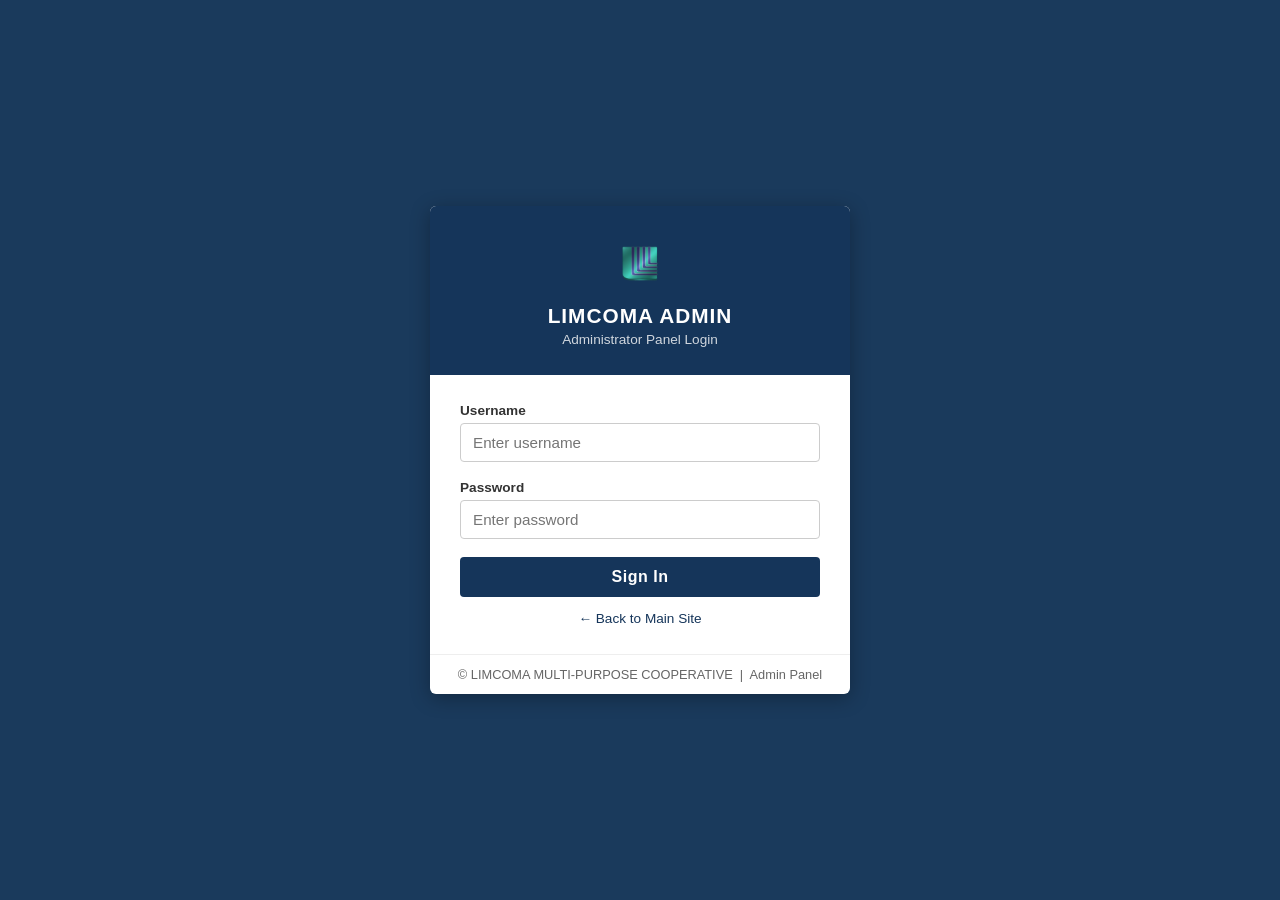
<file: admin/dashboard.html>
<!DOCTYPE html>
<html lang="en">

<head>
  <meta charset="UTF-8" />
  <meta name="viewport" content="width=device-width, initial-scale=1.0" />
  <title>Dashboard | LIMCOMA Admin</title>
  <link rel="shortcut icon" href="../images/limcoma logoo.png" type="image/x-icon" />
  <link rel="stylesheet" href="admin.css" />
</head>

<body>

  <!-- TOPBAR -->
  <div class="topbar">
    <div class="topbar-brand">
      <img src="../images/limcoma logoo.png" alt="Logo" />
      LIMCOMA Admin Panel
    </div>
    <div class="topbar-right">
      <span id="adminName">Admin</span>
      <button class="btn-logout" onclick="adminLogout()">Logout</button>
    </div>
  </div>

  <!-- SIDEBAR -->
  <div class="sidebar">
    <div class="sidebar-section">Main</div>
    <a href="dashboard.html" class="active"><span class="ico">&#9632;</span> Dashboard</a>
    <a href="applications.html"><span class="ico">&#128196;</span> Applications</a>
    <a href="users.html"><span class="ico">&#128100;</span> Users</a>
    <div class="sidebar-section admin-only">Admin</div>
    <a href="subadmins.html" class="admin-only"><span class="ico">&#128272;</span> Admin Accounts</a>
    <div class="sidebar-section">Site</div>
    <a href="../index.html" target="_blank"><span class="ico">&#127760;</span> Main Site</a>
  </div>

  <!-- MAIN -->
  <div class="main">
    <div class="page-title">Dashboard</div>

    <!-- Stats -->
    <div class="stats-grid" id="statsGrid">
      <div class="stat-box blue">
        <div class="stat-num" id="s-users">—</div>
        <div class="stat-label">Registered Users</div>
      </div>
      <div class="stat-box">
        <div class="stat-num" id="s-total">—</div>
        <div class="stat-label">Total Applications</div>
      </div>
      <div class="stat-box orange">
        <div class="stat-num" id="s-incomplete">—</div>
        <div class="stat-label">Incomplete</div>
      </div>
      <div class="stat-box green">
        <div class="stat-num" id="s-approved">—</div>
        <div class="stat-label">Approved</div>
      </div>
      <div class="stat-box blue">
        <div class="stat-num" id="s-active">—</div>
        <div class="stat-label">Active Users</div>
      </div>
      <div class="stat-box">
      <div class="stat-num" id="s-daily">—</div>
      <div class="stat-label">Daily Logins</div>
    </div>

    <div class="stat-box">
      <div class="stat-num" id="s-monthly">—</div>
      <div class="stat-label">Monthly Logins</div>
    </div>

    </div> <!-- closes stats-grid -->

    <!-- Recent Applications -->
    <div class="card">
      <div class="recent-header">
        <div class="card-title" style="margin-bottom:0; border-bottom:none;">Recent Applications</div>
      </div>
      <div class="table-wrap">
        <table>
          <thead>
            <tr>
              <th>#</th>
              <th>Name</th>
              <th>Email</th>
              <th>Status</th>
              <th>Submitted</th>
              <th>Action</th>
            </tr>
          </thead>
          <tbody id="recentTbody">
            <tr>
              <td colspan="6" style="text-align:center;padding:20px;color:#888;">Loading...</td>
            </tr>
          </tbody>
        </table>
      </div>
    </div> <!-- closes main -->
    <div style="margin-top:12px;">
      <a href="applications.html" class="btn btn-primary btn-sm">View All Applications</a>
    </div>
  </div>
  </div>

  <script>
  (function () {
    const role = sessionStorage.getItem("admin_role");
    if (role === "super_admin") {
      document.querySelectorAll(".admin-only").forEach(el => {
        el.classList.add("show-admin-only");
      });
    }
  })();
</script>

<script>
  function getAdminTabToken() {
    return sessionStorage.getItem("admin_tab_token") || "";
  }

  function clearAdminSessionStorage() {
    sessionStorage.removeItem("admin_role");
    sessionStorage.removeItem("admin_username");
    sessionStorage.removeItem("admin_tab_token");
  }

  function goToAdminLogin() {
    clearAdminSessionStorage();
    window.location.href = "login.html";
  }

  async function authFetch(url, options = {}) {
    const token = getAdminTabToken();
    if (!token) {
      goToAdminLogin();
      throw new Error("Missing admin tab token");
    }

    const headers = new Headers(options.headers || {});
    headers.set("X-Admin-Tab-Token", token);

    const response = await fetch(url, {
      ...options,
      credentials: "include",
      headers
    });

    if (response.status === 401) {
      goToAdminLogin();
      throw new Error("Admin session expired");
    }

    return response;
  }
</script>

<script>
    let _confirmResolve = null;

    function showConfirm({ type, title, message, label }) {
      const ICONS = {
        logout: { bg: '#E6F1FB', stroke: '#185FA5', svg: '<path d="M9 21H5a2 2 0 01-2-2V5a2 2 0 012-2h4"/><polyline points="16 17 21 12 16 7"/><line x1="21" y1="12" x2="9" y2="12"/>' },
        delete: { bg: '#FCEBEB', stroke: '#A32D2D', svg: '<polyline points="3 6 5 6 21 6"/><path d="M19 6l-1 14a2 2 0 01-2 2H8a2 2 0 01-2-2L5 6"/><path d="M10 11v6M14 11v6"/><path d="M9 6V4a1 1 0 011-1h4a1 1 0 011 1v2"/>' },
        disable: { bg: '#FAEEDA', stroke: '#854F0B', svg: '<circle cx="12" cy="12" r="10"/><line x1="4.93" y1="4.93" x2="19.07" y2="19.07"/>' },
        activate: { bg: '#EAF3DE', stroke: '#3B6D11', svg: '<path d="M22 11.08V12a10 10 0 11-5.93-9.14"/><polyline points="22 4 12 14.01 9 11.01"/>' },
      };
      const OK_STYLE = {
        logout: 'color:#185FA5',
        delete: 'color:#A32D2D',
        disable: 'color:#854F0B',
        activate: 'color:#3B6D11',
      };
      const OK_ANIM = {
        delete: 'shake',
        disable: 'flash-warn',
        activate: 'bounce-up',
        logout: 'spin-out',
      };
      return new Promise(resolve => {
        _confirmResolve = resolve;
        const ic = ICONS[type];
        const iconEl = document.getElementById('confirmIcon');
        iconEl.style.background = ic.bg;
        iconEl.innerHTML = '<svg width="26" height="26" fill="none" stroke="' + ic.stroke + '" stroke-width="2" viewBox="0 0 24 24">' + ic.svg + '</svg>';
        document.getElementById('confirmTitle').textContent = title;
        document.getElementById('confirmMsg').innerHTML = message;
        const ok = document.getElementById('confirmOk');
        ok.textContent = label;
        ok.style.cssText = OK_STYLE[type] || '';
        ok.dataset.animType = OK_ANIM[type] || 'shake';
        ok.onclick = () => {
          const animClass = ok.dataset.animType;
          ok.classList.remove('shake', 'flash-warn', 'bounce-up', 'spin-out');
          void ok.offsetWidth;
          ok.classList.add(animClass);
          // Close immediately — animation plays as dialog fades out
          closeConfirmAndResolve(true);
        };
        document.getElementById('confirmModal').classList.add('open');
      });
    }

    function closeConfirmAndResolve(val) {
      const overlay = document.getElementById('confirmModal');
      overlay.classList.add('closing');
      setTimeout(() => {
        overlay.classList.remove('open', 'closing');
        // Clean up any leftover animation classes
        const ok = document.getElementById('confirmOk');
        const cancel = document.getElementById('confirmCancel');
        if (ok) ok.classList.remove('shake', 'flash-warn', 'bounce-up', 'spin-out');
        if (cancel) cancel.classList.remove('clicked');
        if (_confirmResolve) { _confirmResolve(val); _confirmResolve = null; }
      }, 190);
    }

    function closeConfirm() {
      const cancelBtn = document.getElementById('confirmCancel');
      if (cancelBtn) {
        cancelBtn.classList.remove('clicked');
        void cancelBtn.offsetWidth;
        cancelBtn.classList.add('clicked');
      }
      // Close immediately — animation plays as dialog fades out
      closeConfirmAndResolve(false);
    }

    (async function () {
      // Auth check
      const me = await (await authFetch("api/admin_me.php")).json();
      if (!me.ok) { window.location.href = "login.html"; return; }

      document.getElementById("adminName").textContent = me.username + " (" + me.role + ")";

      // Show admin-only elements
      if (me.role === "super_admin") {
        document.querySelectorAll(".admin-only").forEach(el => {
          el.classList.add("show-admin-only");
        });
      }
      // Load dashboard data
      const r = await authFetch("api/admin_dashboard.php");
      const data = await r.json();

      if (!data.ok) return;

      document.getElementById("s-users").textContent = data.stats.total_users ?? "—";
      document.getElementById("s-total").textContent = data.stats.total_applications ?? "—";
      document.getElementById("s-incomplete").textContent = data.stats.incomplete ?? "—";
      document.getElementById("s-approved").textContent = data.stats.approved ?? "—";
      document.getElementById("s-active").textContent = data.stats.active ?? "—";

      document.getElementById("s-daily").textContent = data.stats.daily_logins ?? "—";
      document.getElementById("s-monthly").textContent = data.stats.monthly_logins ?? "—";

      const tbody = document.getElementById("recentTbody");
      if (!data.recent.length) {
        tbody.innerHTML = '<tr><td colspan="6" style="text-align:center;padding:20px;color:#888;">No applications yet.</td></tr>';
        return;
      }

      tbody.innerHTML = data.recent.map((row, index) => `
      <tr>
        <td>${index + 1}</td>
        <td>${esc(row.first_name || "")} ${esc(row.last_name || "")}</td>
        <td>${esc(row.email || "")}</td>
        <td><span class="badge ${row.status ? 'badge-' + row.status.toLowerCase() : ''}">${row.status || '—'}</span></td>
        <td>${row.submitted_at ? row.submitted_at.slice(0, 10) : ""}</td>
        <td><a href="applications.html?view=${row.id}" class="btn btn-primary btn-sm">View</a></td>
      </tr>
    `).join("");
    })();

    function esc(s) {
      return String(s).replace(/&/g, "&amp;").replace(/</g, "&lt;").replace(/>/g, "&gt;");
    }

    async function adminLogout() {
      const ok = await showConfirm({ type: 'logout', title: 'Sign out?', message: 'You will be returned to the login page.', label: 'Sign out' });
      if (!ok) return;
      await authFetch("api/admin_logout.php", { method: "POST" });
      clearAdminSessionStorage();
      window.location.href = "login.html";
    }
  </script>

  <!-- CONFIRM MODAL -->
  <div class="overlay" id="confirmModal" onclick="if(event.target===this)closeConfirm()">
    <div class="modal"
      style="background:#fff;border-radius:14px;border:0.5px solid #e2e8f0;max-width:384px;width:100%;overflow:hidden;">
      <div style="padding:28px 24px 18px;text-align:center;">
        <div id="confirmIcon"
          style="width:58px;height:58px;border-radius:50%;display:flex;align-items:center;justify-content:center;margin:0 auto 14px;">
        </div>
        <h3 id="confirmTitle" style="font-size:16px;font-weight:600;margin-bottom:7px;color:#111;"></h3>
        <p id="confirmMsg" style="font-size:13px;color:#555;line-height:1.6;margin:0;"></p>
      </div>
      <div style="height:0.5px;background:#eee;"></div>
      <div class="confirm-footer" style="display:grid;grid-template-columns:1fr 1fr;">
        <button id="confirmCancel" class="btn-cancel" onclick="closeConfirm()"
          style="padding:14px;border:none;border-right:0.5px solid #eee;cursor:pointer;font-size:13.5px;font-weight:500;background:transparent;color:#444;font-family:inherit;">Cancel</button>
        <button id="confirmOk" class="btn-ok"
          style="padding:14px;border:none;cursor:pointer;font-size:13.5px;font-weight:600;font-family:inherit;background:transparent;position:relative;overflow:hidden;"></button>
      </div>
    </div>
  </div>
</body>

</html>
</file>
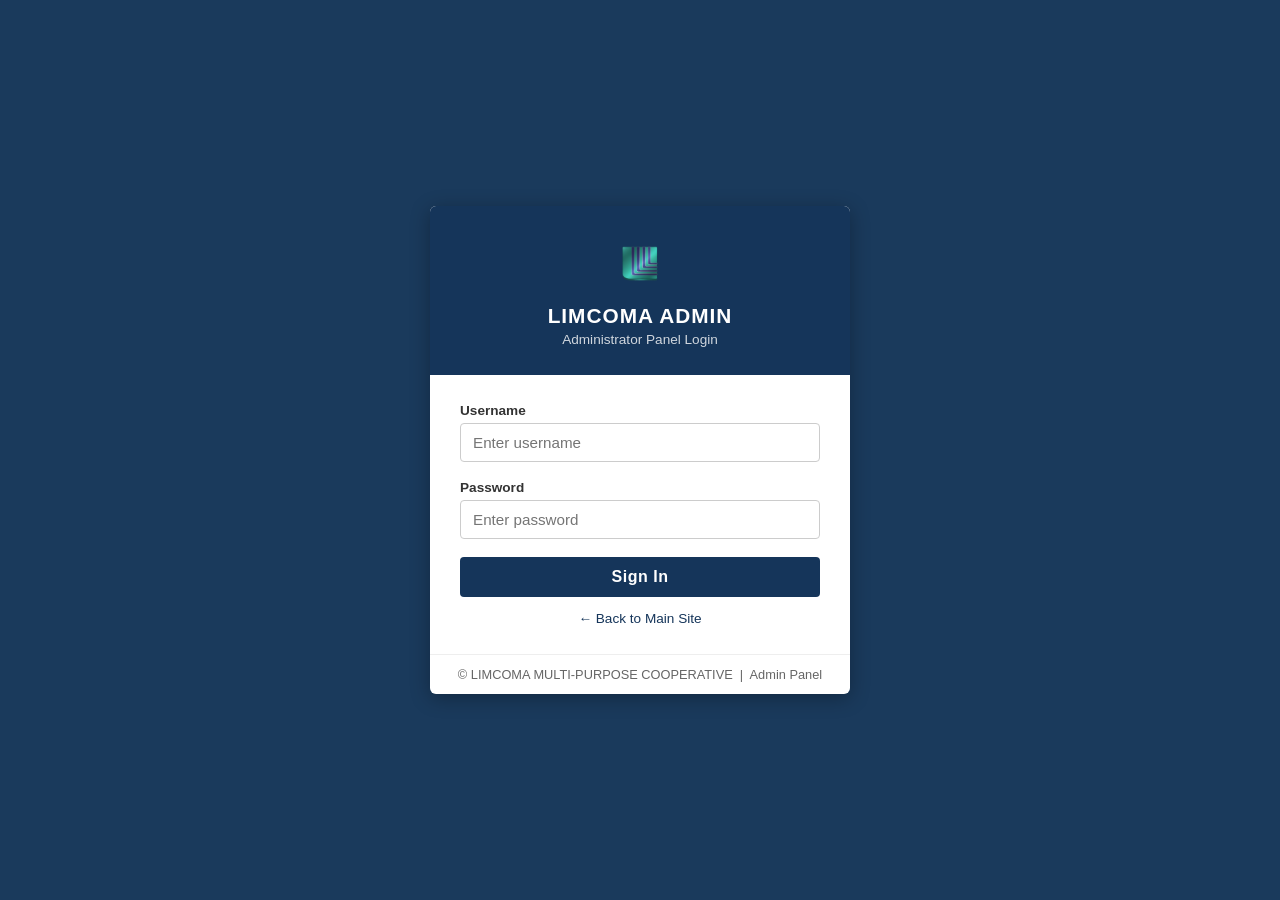
<file: admin/login.html>
<!DOCTYPE html>
<html lang="en">
<head>
  <meta charset="UTF-8" />
  <meta name="viewport" content="width=device-width, initial-scale=1.0" />
  <title>Admin Login | LIMCOMA</title>
  <link rel="shortcut icon" href="../images/limcoma logoo.png" type="image/x-icon" />
  <style>
    *, *::before, *::after { box-sizing: border-box; margin: 0; padding: 0; }

    body {
      font-family: Arial, sans-serif;
      background: #1a3a5c;
      min-height: 100vh;
      display: flex;
      align-items: center;
      justify-content: center;
      padding: 20px;
    }

    .login-box {
      background: #fff;
      width: 100%;
      max-width: 420px;
      border-radius: 6px;
      overflow: hidden;
      box-shadow: 0 4px 20px rgba(0,0,0,0.3);
    }

    .login-header {
      background: #15355a;
      color: #fff;
      text-align: center;
      padding: 28px 20px;
    }

    .login-header img {
      width: 56px;
      height: 56px;
      object-fit: contain;
      margin-bottom: 10px;
    }

    .login-header h1 {
      font-size: 1.3rem;
      font-weight: bold;
      letter-spacing: 1px;
    }

    .login-header p {
      font-size: 0.85rem;
      opacity: 0.8;
      margin-top: 4px;
    }

    .login-body {
      padding: 28px 30px;
    }

    .form-group {
      margin-bottom: 18px;
    }

    label {
      display: block;
      font-size: 0.85rem;
      font-weight: bold;
      color: #333;
      margin-bottom: 5px;
    }

    input {
      width: 100%;
      padding: 10px 12px;
      border: 1px solid #ccc;
      border-radius: 4px;
      font-size: 0.95rem;
      outline: none;
      transition: border-color 0.2s;
    }

    input:focus { border-color: #15355a; }

    .btn-login {
      width: 100%;
      padding: 11px;
      background: #15355a;
      color: #fff;
      border: none;
      border-radius: 4px;
      font-size: 1rem;
      font-weight: bold;
      cursor: pointer;
      letter-spacing: 0.5px;
    }

    .btn-login:hover { background: #1a4070; }

    .msg {
      margin-top: 14px;
      padding: 10px 12px;
      border-radius: 4px;
      font-size: 0.9rem;
      font-weight: bold;
      display: none;
    }

    .msg.err { background: #fef2f2; color: #b91c1c; border: 1px solid #fca5a5; }
    .msg.ok  { background: #f0fdf4; color: #166534; border: 1px solid #86efac; }

    .login-footer {
      text-align: center;
      padding: 12px;
      font-size: 0.8rem;
      color: #666;
      border-top: 1px solid #eee;
    }

    .back-link {
      display: block;
      text-align: center;
      margin-top: 14px;
      font-size: 0.85rem;
      color: #15355a;
      text-decoration: none;
    }

    .back-link:hover { text-decoration: underline; }
  </style>
</head>
<body>

<div class="login-box">
  <div class="login-header">
    <img src="../images/limcoma logoo.png" alt="LIMCOMA Logo" />
    <h1>LIMCOMA ADMIN</h1>
    <p>Administrator Panel Login</p>
  </div>

  <div class="login-body">
    <form id="loginForm">
      <div class="form-group">
        <label for="username">Username</label>
        <input id="username" type="text" name="username" autocomplete="username" required placeholder="Enter username" />
      </div>

      <div class="form-group">
        <label for="password">Password</label>
        <input id="password" type="password" name="password" autocomplete="current-password" required placeholder="Enter password" />
      </div>

      <button type="submit" class="btn-login">Sign In</button>

      <div id="msgOk"  class="msg ok">Login successful. Redirecting...</div>
      <div id="msgErr" class="msg err">Invalid username or password.</div>
    </form>

    <a href="../index.html" class="back-link">← Back to Main Site</a>
  </div>

  <div class="login-footer">
    © LIMCOMA MULTI-PURPOSE COOPERATIVE &nbsp;|&nbsp; Admin Panel
  </div>
</div>

<script>
  function clearAdminSessionStorage() {
    sessionStorage.removeItem("admin_role");
    sessionStorage.removeItem("admin_username");
    sessionStorage.removeItem("admin_tab_token");
  }

  async function authFetch(url, options = {}) {
    const token = sessionStorage.getItem("admin_tab_token") || "";
    const headers = new Headers(options.headers || {});
    if (token) headers.set("X-Admin-Tab-Token", token);

    return fetch(url, {
      ...options,
      credentials: "include",
      headers
    });
  }

  // Redirect only when both the PHP session and this tab token still exist
  (async function () {
    const token = sessionStorage.getItem("admin_tab_token");
    if (!token) {
      clearAdminSessionStorage();
      return;
    }

    try {
      const r = await authFetch("api/admin_me.php");
      const d = await r.json();
      if (d.ok) {
        window.location.href = "dashboard.html";
        return;
      }
    } catch (e) {}

    clearAdminSessionStorage();
  })();

  document.getElementById("loginForm").addEventListener("submit", async function (e) {
    e.preventDefault();
    const ok  = document.getElementById("msgOk");
    const err = document.getElementById("msgErr");
    ok.style.display = "none";
    err.style.display = "none";

    const body = {
      username: document.getElementById("username").value.trim(),
      password: document.getElementById("password").value
    };

    try {
      const res  = await fetch("api/admin_login.php", {
        method: "POST",
        credentials: "include",
        headers: { "Content-Type": "application/json" },
        body: JSON.stringify(body)
      });
      const data = await res.json();

      if (!data.ok) {
        err.style.display = "block";
        return;
      }

      ok.style.display = "block";
      sessionStorage.setItem("admin_role", data.role || "");
      sessionStorage.setItem("admin_username", data.name || data.username || "");
      sessionStorage.setItem("admin_tab_token", data.tab_token || "");
      setTimeout(() => window.location.href = "dashboard.html", 600);

    } catch (ex) {
      err.textContent = "Server error. Please try again.";
      err.style.display = "block";
    }
  });
</script>

</body>
</html>
</file>
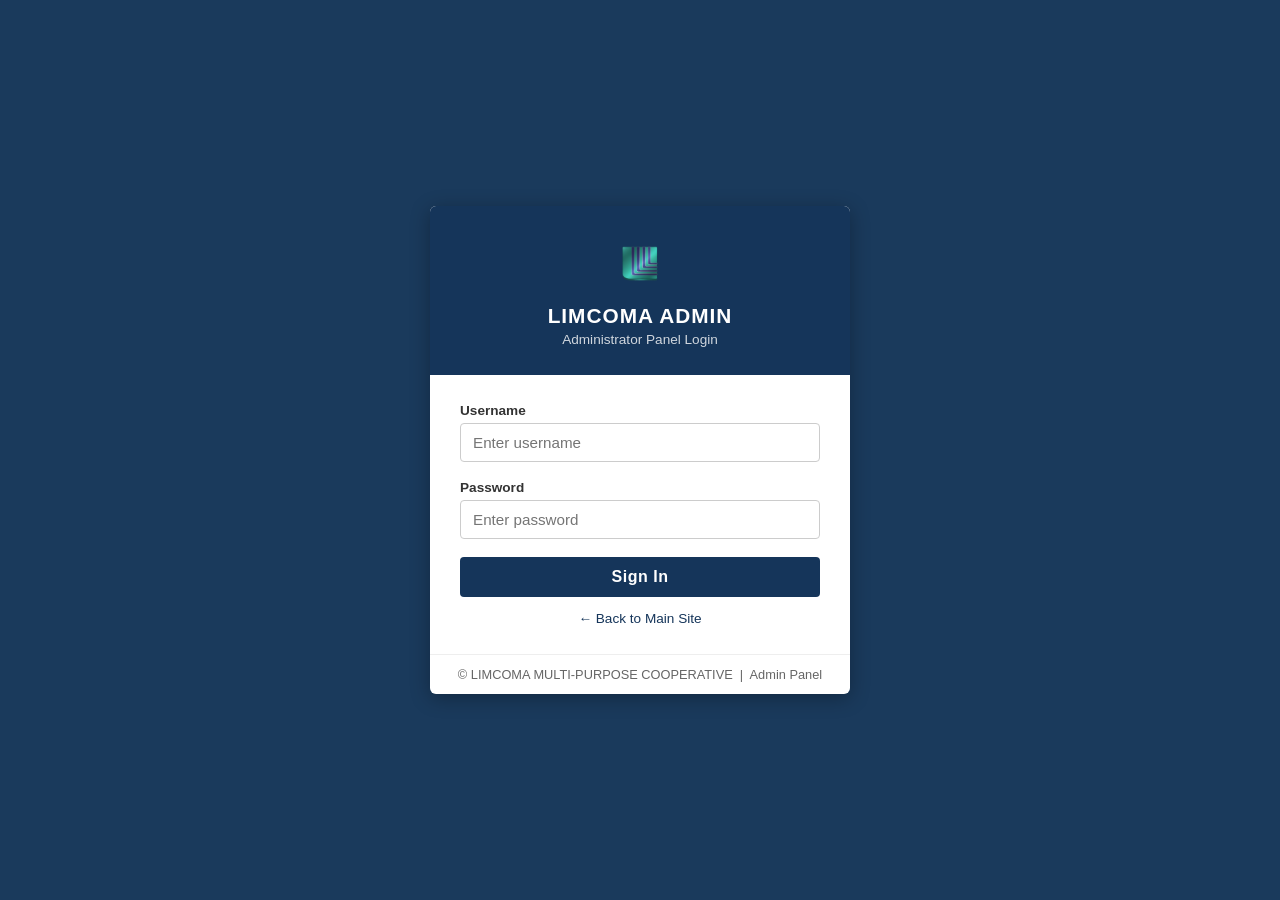
<file: admin/subadmins.html>
<!DOCTYPE html>
<html lang="en">

<head>
    <meta charset="UTF-8" />
    <meta name="viewport" content="width=device-width, initial-scale=1.0" />
    <title>Admin Accounts | LIMCOMA Admin</title>
    <link rel="shortcut icon" href="../images/limcoma logoo.png" type="image/x-icon" />
    <link rel="stylesheet" href="admin.css" />
</head>

<body>

    <!-- TOPBAR -->
    <div class="topbar">
        <div class="topbar-brand">
            <img src="../images/limcoma logoo.png" alt="Logo" /> LIMCOMA
            Admin Panel
        </div>
        <div class="topbar-right">
            <span id="adminName">Admin</span>
            <button class="btn-logout" onclick="adminLogout()">Logout</button>
        </div>
    </div>

    <!-- SIDEBAR -->
    <div class="sidebar">
        <div class="sidebar-section">Main</div>
        <a href="dashboard.html"><span class="ico">&#9632;</span>
            Dashboard</a>
        <a href="applications.html"><span class="ico">&#128196;</span>
            Applications</a>
        <a href="users.html"><span class="ico">&#128100;</span> Users</a>
        <div class="sidebar-section admin-only">Admin</div>
        <a href="subadmins.html" class="admin-only active">
            <span class="ico">&#128272;</span> Admin Accounts
        </a>
        <div class="sidebar-section">Site</div>
        <a href="../index.html" target="_blank"><span class="ico">&#127760;</span> Main Site</a>
    </div>

    <!-- MAIN -->
    <div class="main">
        <div class="page-title">Admin Accounts</div>

        <div class="toolbar no-print">
            <button class="btn btn-primary" onclick="openCreate()">+ Add
                Admin/Sub-Admin</button>
            <button class="btn btn-secondary" onclick="loadAdmins()">Refresh</button>
        </div>

        <div id="alertBox"></div>

        <div class="card">
            <div class="table-wrap">
                <table>
                    <thead>
                        <tr>
                            <th>#</th>
                            <th>Username</th>
                            <th>Email</th>
                            <th>Role</th>
                            <th>Status</th>
                            <th>Last Login</th>
                            <th style="min-width:220px;">Actions</th>
                        </tr>
                    </thead>
                    <tbody id="adminTbody">
                        <tr>
                            <td colspan="7" style="text-align:center;padding:20px;color:#888;">Loading...</td>
                        </tr>
                    </tbody>
                </table>
            </div>
        </div>
    </div>

    <!-- ── CREATE MODAL ───────────────────────────────────────── -->
    <div class="modal-overlay" id="createModal">
        <div class="modal-box" style="max-width:460px;">
            <div class="modal-header">
                <span>Add Admin Account</span>
                <button class="modal-close" onclick="closeModal('createModal')">&#x2715;</button>
            </div>
            <div class="modal-body">
                <div class="form-group">
                    <label>Username</label>
                    <input type="text" id="cUsername" class="form-control" placeholder="e.g. jdelacruz" />
                </div>
                <div class="form-group">
                    <label>Email</label>
                    <input type="email" id="cEmail" class="form-control" placeholder="email@example.com" />
                </div>
                <div class="form-group">
                    <label>Password <span style="color:#888;font-weight:normal;">(min. 8
                            characters)</span></label>
                    <input type="password" id="cPassword" class="form-control" placeholder="Password" />
                </div>
                <div class="form-group">
                    <label>Role</label>
                    <select id="cRole" class="form-control">
                        <option value="sub_admin">Sub-Admin</option>
                        <option value="admin">Admin</option>
                        <option value="super_admin">Super Admin</option>
                    </select>
                </div>
            </div>
            <div class="modal-footer">
                <button class="btn btn-secondary" onclick="closeModal('createModal')">Cancel</button>
                <button class="btn btn-primary" onclick="submitCreate()">Create Account</button>
            </div>
        </div>
    </div>

    <!-- ── EDIT MODAL ─────────────────────────────────────────── -->
    <div class="modal-overlay" id="editModal">
        <div class="modal-box" style="max-width:460px;">
            <div class="modal-header">
                <span>Edit Admin Account</span>
                <button class="modal-close" onclick="closeModal('editModal')">&#x2715;</button>
            </div>
            <div class="modal-body">
                <input type="hidden" id="eId" />
                <div class="form-group">
                    <label>Username</label>
                    <input type="text" id="eUsername" class="form-control" />
                </div>
                <div class="form-group">
                    <label>Email</label>
                    <input type="email" id="eEmail" class="form-control" />
                </div>
                <div class="form-group">
                    <label>Role</label>
                    <select id="eRole" class="form-control">
                        <option value="sub_admin">Sub-Admin</option>
                        <option value="admin">Admin</option>
                        <option value="super_admin">Super Admin</option>
                    </select>
                </div>
                <div class="form-group">
                    <label>New Password <span style="color:#888;font-weight:normal;"></span></label>
                    <input type="password" id="ePassword" class="form-control" placeholder="New password" />
                </div>
            </div>
            <div class="modal-footer">
                <button class="btn btn-secondary" onclick="closeModal('editModal')">Cancel</button>
                <button class="btn btn-primary" onclick="submitEdit()">Save
                    Changes</button>
            </div>
        </div>
    </div>

    <script>
  (function () {
    const role = sessionStorage.getItem("admin_role");
    if (role === "super_admin") {
      document.querySelectorAll(".admin-only").forEach(el => {
        el.classList.add("show-admin-only");
      });
    }
  })();
</script>

<script>
  function getAdminTabToken() {
    return sessionStorage.getItem("admin_tab_token") || "";
  }

  function clearAdminSessionStorage() {
    sessionStorage.removeItem("admin_role");
    sessionStorage.removeItem("admin_username");
    sessionStorage.removeItem("admin_tab_token");
  }

  function goToAdminLogin() {
    clearAdminSessionStorage();
    window.location.href = "login.html";
  }

  async function authFetch(url, options = {}) {
    const token = getAdminTabToken();
    if (!token) {
      goToAdminLogin();
      throw new Error("Missing admin tab token");
    }

    const headers = new Headers(options.headers || {});
    headers.set("X-Admin-Tab-Token", token);

    const response = await fetch(url, {
      ...options,
      credentials: "include",
      headers
    });

    if (response.status === 401) {
      goToAdminLogin();
      throw new Error("Admin session expired");
    }

    return response;
  }
</script>

<script>
        let _confirmResolve = null;

        function showConfirm({ type, title, message, label }) {
            const ICONS = {
                logout: { bg: '#E6F1FB', stroke: '#185FA5', svg: '<path d="M9 21H5a2 2 0 01-2-2V5a2 2 0 012-2h4"/><polyline points="16 17 21 12 16 7"/><line x1="21" y1="12" x2="9" y2="12"/>' },
                delete: { bg: '#FCEBEB', stroke: '#A32D2D', svg: '<polyline points="3 6 5 6 21 6"/><path d="M19 6l-1 14a2 2 0 01-2 2H8a2 2 0 01-2-2L5 6"/><path d="M10 11v6M14 11v6"/><path d="M9 6V4a1 1 0 011-1h4a1 1 0 011 1v2"/>' },
                disable: { bg: '#FAEEDA', stroke: '#854F0B', svg: '<circle cx="12" cy="12" r="10"/><line x1="4.93" y1="4.93" x2="19.07" y2="19.07"/>' },
                activate: { bg: '#EAF3DE', stroke: '#3B6D11', svg: '<path d="M22 11.08V12a10 10 0 11-5.93-9.14"/><polyline points="22 4 12 14.01 9 11.01"/>' },
            };
            const OK_STYLE = {
                logout: 'color:#185FA5',
                delete: 'color:#A32D2D',
                disable: 'color:#854F0B',
                activate: 'color:#3B6D11',
            };
            const OK_ANIM = {
                delete: 'shake',
                disable: 'flash-warn',
                activate: 'bounce-up',
                logout: 'spin-out',
            };
            return new Promise(resolve => {
                _confirmResolve = resolve;
                const ic = ICONS[type];
                const iconEl = document.getElementById('confirmIcon');
                iconEl.style.background = ic.bg;
                iconEl.innerHTML = '<svg width="26" height="26" fill="none" stroke="' + ic.stroke + '" stroke-width="2" viewBox="0 0 24 24">' + ic.svg + '</svg>';
                document.getElementById('confirmTitle').textContent = title;
                document.getElementById('confirmMsg').innerHTML = message;
                const ok = document.getElementById('confirmOk');
                ok.textContent = label;
                ok.style.cssText = OK_STYLE[type] || '';
                ok.dataset.animType = OK_ANIM[type] || 'shake';
                ok.onclick = () => {
                    const animClass = ok.dataset.animType;
                    ok.classList.remove('shake', 'flash-warn', 'bounce-up', 'spin-out');
                    void ok.offsetWidth;
                    ok.classList.add(animClass);
                    // Close immediately — animation plays as dialog fades out
                    closeConfirmAndResolve(true);
                };
                document.getElementById('confirmModal').classList.add('open');
            });
        }

        function closeConfirmAndResolve(val) {
            const overlay = document.getElementById('confirmModal');
            overlay.classList.add('closing');
            setTimeout(() => {
                overlay.classList.remove('open', 'closing');
                // Clean up any leftover animation classes
                const ok = document.getElementById('confirmOk');
                const cancel = document.getElementById('confirmCancel');
                if (ok) ok.classList.remove('shake', 'flash-warn', 'bounce-up', 'spin-out');
                if (cancel) cancel.classList.remove('clicked');
                if (_confirmResolve) { _confirmResolve(val); _confirmResolve = null; }
            }, 190);
        }

        function closeConfirm() {
            const cancelBtn = document.getElementById('confirmCancel');
            if (cancelBtn) {
                cancelBtn.classList.remove('clicked');
                void cancelBtn.offsetWidth;
                cancelBtn.classList.add('clicked');
            }
            // Close immediately — animation plays as dialog fades out
            closeConfirmAndResolve(false);
        }
        let myId = 0;

        (async function init() {
            const me = await (await authFetch("api/admin_me.php", {
                credentials: "include"
            })).json();
            if (!me.ok) {
                window.location.href = "login.html";
                return;
            }

            // Only full admin can access this page
            if (me.role !== "super_admin") {
                document.querySelector(".main").innerHTML = `<div class="alert alert-danger" style="margin-top:20px;">Access denied. This page is for Super Admin only.</div>`;
                return;
            }

            document.querySelectorAll(".admin-only").forEach(el => {
                el.classList.add("show-admin-only");
            });

            myId = me.id;
            document.getElementById("adminName").textContent = me.username + " (" + me.role + ")";
            loadAdmins();
        })();

        async function loadAdmins() {
            const r = await authFetch("api/admin_subadmins.php?action=list", {
                credentials: "include"
            });
            const data = await r.json();
            const tbody = document.getElementById("adminTbody");

            if (!data.ok || !data.data.length) {
                tbody.innerHTML = '<tr><td colspan="7" style="text-align:center;padding:20px;color:#888;">No admin accounts found.</td></tr>';
                return;
            }

            tbody.innerHTML = data.data.map((a, index) => `
          <tr>
            <td>${index + 1}</td>
            <td><strong>${esc(a.username)}</strong>${a.id == myId ? ' <span style="color:#16a34a;font-size:0.78rem;">(you)</span>' : ''}</td>
            <td>${esc(a.email)}</td>
            <td>
          <span class="badge ${a.role === 'super_admin'
                    ? 'badge-admin'
                    : a.role === 'admin'
                        ? 'badge-admin'
                        : 'badge-sub'
                }">
             ${a.role === 'super_admin'
                    ? 'Super Admin'
                    : a.role === 'admin'
                        ? 'Admin'
                        : 'Sub-Admin'
                }
           </span>
     </td>
        <td><span class="badge ${a.is_active ? 'badge-active' : 'badge-inactive'}">${a.is_active ? 'Active' : 'Inactive'}</span></td>
        <td>${a.last_login ? a.last_login.slice(0, 16) : '<span style="color:#bbb;">Never</span>'}</td>
        <td>
          <button class="btn btn-primary btn-sm" onclick="openEdit(${a.id},'${esc(a.username)}','${esc(a.email)}','${a.role}')">Edit</button>
          ${a.id != myId ? `
            <button class="btn btn-sm ${a.is_active ? 'btn-warning' : 'btn-success'}" onclick="toggleActive(${a.id}, ${a.is_active ? 0 : 1})">${a.is_active ? 'Disable' : 'Activate'}</button>
            <button class="btn btn-danger btn-sm" onclick="deleteAdmin(${a.id})">Delete</button>
          ` : ""}
        </td>
      </tr>
    `).join("");
        }

        function openCreate() {
            document.getElementById("cUsername").value = "";
            document.getElementById("cEmail").value = "";
            document.getElementById("cPassword").value = "";
            document.getElementById("cRole").value = "sub_admin";
            openModal("createModal");
        }

        async function submitCreate() {
            const body = {
                username: document.getElementById("cUsername").value.trim(),
                email: document.getElementById("cEmail").value.trim(),
                password: document.getElementById("cPassword").value,
                role: document.getElementById("cRole").value,
            };

            if (!body.username || !body.email || body.password.length < 8) {
                showAlert("Username, email and password (8+ chars) are required.", "danger");
                return;
            }

            const r = await post("api/admin_subadmins.php?action=create", body);
            const data = await r.json();

            if (!data.ok) { showAlert("Error: " + (data.error || "Failed"), "danger"); return; }
            closeModal("createModal");
            showAlert("Admin account created.", "success");
            loadAdmins();
        }

        function openEdit(id, username, email, role) {
            document.getElementById("eId").value = id;
            document.getElementById("eUsername").value = username;
            document.getElementById("eEmail").value = email;
            document.getElementById("eRole").value = role;
            document.getElementById("ePassword").value = "";
            openModal("editModal");
        }

        async function submitEdit() {
            const body = {
                id: parseInt(document.getElementById("eId").value),
                username: document.getElementById("eUsername").value.trim(),
                email: document.getElementById("eEmail").value.trim(),
                role: document.getElementById("eRole").value,
                password: document.getElementById("ePassword").value,
            };

            const r = await post("api/admin_subadmins.php?action=edit", body);
            const data = await r.json();

            if (!data.ok) { showAlert("Error: " + (data.error || "Failed"), "danger"); return; }
            closeModal("editModal");
            showAlert("Account updated.", "success");
            loadAdmins();
        }

        async function toggleActive(id, newState) {
            const type = newState ? 'activate' : 'disable';
            const ok = await showConfirm({ type, label: newState ? 'Activate' : 'Disable', title: newState ? 'Activate this account?' : 'Disable this account?', message: newState ? 'The admin will regain access and be able to log in again.' : 'The admin will not be able to log in while their account is disabled.' });
            if (!ok) return;
            const r = await post("api/admin_subadmins.php?action=toggle_active", { id, is_active: newState });
            const data = await r.json();
            if (!data.ok) { showAlert("Error: " + (data.error || "Failed"), "danger"); return; }
            showAlert("Account " + (newState ? "activated" : "disabled") + ".", "success");
            loadAdmins();
        }

        async function deleteAdmin(id) {
            const ok = await showConfirm({ type: 'delete', title: 'Delete this admin account?', message: 'This will permanently remove the admin account. <strong>This cannot be undone.</strong>', label: 'Delete' });
            if (!ok) return;
            const r = await post("api/admin_subadmins.php?action=delete", { id });
            const data = await r.json();
            if (!data.ok) { showAlert("Error: " + (data.error || "Failed"), "danger"); return; }
            showAlert("Account deleted.", "success");
            loadAdmins();
        }

        function openModal(id) { document.getElementById(id).classList.add("open"); }
        function closeModal(id) { document.getElementById(id).classList.remove("open"); }

        function post(url, body) {
            return authFetch(url, {
                method: "POST",
                credentials: "include",
                headers: { "Content-Type": "application/json" },
                body: JSON.stringify(body)
            });
        }

        function showAlert(msg, type) {
            const box = document.getElementById("alertBox");
            box.innerHTML = `<div class="alert alert-${type}">${msg}</div>`;
            setTimeout(() => box.innerHTML = "", 3500);
        }

        function esc(s) {
            return String(s).replace(/&/g, "&amp;").replace(/</g, "&lt;").replace(/>/g, "&gt;").replace(/"/g, "&quot;");
        }

        async function adminLogout() {
            const ok = await showConfirm({ type: 'logout', title: 'Sign out?', message: 'You will be returned to the login page.', label: 'Sign out' });
            if (!ok) return;
            await authFetch("api/admin_logout.php", { method: "POST" });
            clearAdminSessionStorage();
            window.location.href = "login.html";
        }
    </script>

    <!-- CONFIRM MODAL -->
    <div class="overlay" id="confirmModal" onclick="if(event.target===this)closeConfirm()">
        <div class="modal"
            style="background:#fff;border-radius:14px;border:0.5px solid #e2e8f0;max-width:384px;width:100%;overflow:hidden;">
            <div style="padding:28px 24px 18px;text-align:center;">
                <div id="confirmIcon"
                    style="width:58px;height:58px;border-radius:50%;display:flex;align-items:center;justify-content:center;margin:0 auto 14px;">
                </div>
                <h3 id="confirmTitle" style="font-size:16px;font-weight:600;margin-bottom:7px;color:#111;"></h3>
                <p id="confirmMsg" style="font-size:13px;color:#555;line-height:1.6;margin:0;"></p>
            </div>
            <div style="height:0.5px;background:#eee;"></div>
            <div class="confirm-footer" style="display:grid;grid-template-columns:1fr 1fr;">
                <button id="confirmCancel" class="btn-cancel" onclick="closeConfirm()"
                    style="padding:14px;border:none;border-right:0.5px solid #eee;cursor:pointer;font-size:13.5px;font-weight:500;background:transparent;color:#444;font-family:inherit;">Cancel</button>
                <button id="confirmOk" class="btn-ok"
                    style="padding:14px;border:none;cursor:pointer;font-size:13.5px;font-weight:600;font-family:inherit;background:transparent;position:relative;overflow:hidden;"></button>
            </div>
        </div>
    </div>
</body>

</html>
</file>
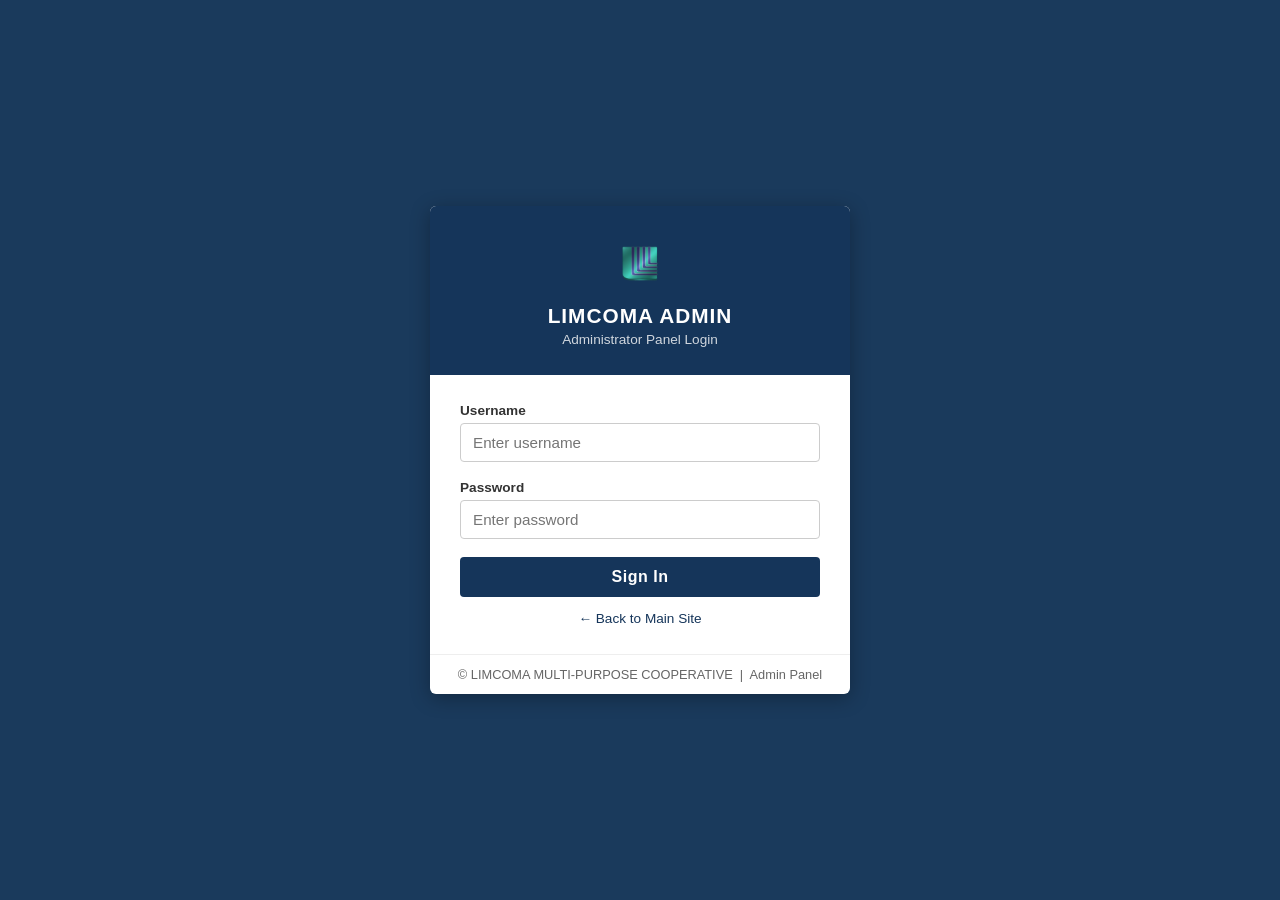
<file: admin/users.html>
<!DOCTYPE html>
<html lang="en">

<head>
    <meta charset="UTF-8" />
    <meta name="viewport" content="width=device-width, initial-scale=1.0" />
    <title>Users | LIMCOMA Admin</title>
    <link rel="shortcut icon" href="../images/limcoma logoo.png" type="image/x-icon" />
    <link rel="stylesheet" href="admin.css" />
</head>

<body>

    <!-- TOPBAR -->
    <div class="topbar">
        <div class="topbar-brand">
            <img src="../images/limcoma logoo.png" alt="Logo" /> LIMCOMA Admin Panel
        </div>
        <div class="topbar-right">
            <span id="adminName">Admin</span>
            <button class="btn-logout" onclick="adminLogout()">Logout</button>
        </div>
    </div>

    <!-- SIDEBAR -->
    <div class="sidebar">
        <div class="sidebar-section">Main</div>
        <a href="dashboard.html"><span class="ico">&#9632;</span> Dashboard</a>
        <a href="applications.html"><span class="ico">&#128196;</span> Applications</a>
        <a href="users.html" class="active"><span class="ico">&#128100;</span> Users</a>
        <div class="sidebar-section admin-only">Admin</div>
        <a href="subadmins.html" class="admin-only"><span class="ico">&#128272;</span> Admin Accounts</a>
        <div class="sidebar-section">Site</div>
        <a href="../index.html" target="_blank"><span class="ico">&#127760;</span> Main Site</a>
    </div>

    <!-- MAIN -->
    <div class="main">
        <div class="page-title">Registered Users</div>

        <div class="toolbar no-print">
            <input type="text" id="searchInput" placeholder="Search by name or email..." style="min-width:220px;" />
            <button class="btn btn-primary" onclick="loadUsers()">Search</button>
            <button class="btn btn-secondary" onclick="loadUsers()">Refresh</button>
        </div>

        <div id="alertBox"></div>

        <div class="card">
            <div class="table-wrap">
                <table>
                    <thead>
                        <tr>
                            <th>#</th>
                            <th>Name</th>
                            <th>Email</th>
                            <th>Phone</th>
                            <th>Status</th>
                            <th>Registered</th>
                            <th style="min-width:200px;">Actions</th>
                        </tr>
                    </thead>
                    <tbody id="userTbody">
                        <tr>
                            <td colspan="7" style="text-align:center;padding:20px;color:#888;">Loading...</td>
                        </tr>
                    </tbody>
                </table>
            </div>
        </div>
    </div>

    <!-- ── EDIT USER MODAL ────────────────────────────────────── -->
    <div class="modal-overlay" id="editModal">
        <div class="modal-box" style="max-width:500px;">
            <div class="modal-header">
                <span>Edit User</span>
                <button class="modal-close" onclick="closeModal('editModal')">&#x2715;</button>
            </div>
            <div class="modal-body">
                <input type="hidden" id="editUserId" />
                <div style="display:grid;grid-template-columns:1fr 1fr;gap:12px;">
                    <div class="form-group">
                        <label>First Name</label>
                        <input type="text" id="editFirst" class="form-control" />
                    </div>
                    <div class="form-group">
                        <label>Last Name</label>
                        <input type="text" id="editLast" class="form-control" />
                    </div>
                </div>
                <div class="form-group">
                    <label>Email</label>
                    <input type="email" id="editEmail" class="form-control" />
                </div>
                <div class="form-group">
                    <label>Phone</label>
                    <input type="text" id="editPhone" class="form-control" />
                </div>
            </div>
            <div class="modal-footer">
                <button class="btn btn-secondary" onclick="closeModal('editModal')">Cancel</button>
                <button class="btn btn-primary" onclick="submitEdit()">Save Changes</button>
            </div>
        </div>
    </div>

    <script>
  (function () {
    const role = sessionStorage.getItem("admin_role");
    if (role === "super_admin") {
      document.querySelectorAll(".admin-only").forEach(el => {
        el.classList.add("show-admin-only");
      });
    }
  })();
</script>

<script>
  function getAdminTabToken() {
    return sessionStorage.getItem("admin_tab_token") || "";
  }

  function clearAdminSessionStorage() {
    sessionStorage.removeItem("admin_role");
    sessionStorage.removeItem("admin_username");
    sessionStorage.removeItem("admin_tab_token");
  }

  function goToAdminLogin() {
    clearAdminSessionStorage();
    window.location.href = "login.html";
  }

  async function authFetch(url, options = {}) {
    const token = getAdminTabToken();
    if (!token) {
      goToAdminLogin();
      throw new Error("Missing admin tab token");
    }

    const headers = new Headers(options.headers || {});
    headers.set("X-Admin-Tab-Token", token);

    const response = await fetch(url, {
      ...options,
      credentials: "include",
      headers
    });

    if (response.status === 401) {
      goToAdminLogin();
      throw new Error("Admin session expired");
    }

    return response;
  }
</script>

<script>
        let _confirmResolve = null;

        function showConfirm({ type, title, message, label }) {
            const ICONS = {
                logout: { bg: '#E6F1FB', stroke: '#185FA5', svg: '<path d="M9 21H5a2 2 0 01-2-2V5a2 2 0 012-2h4"/><polyline points="16 17 21 12 16 7"/><line x1="21" y1="12" x2="9" y2="12"/>' },
                delete: { bg: '#FCEBEB', stroke: '#A32D2D', svg: '<polyline points="3 6 5 6 21 6"/><path d="M19 6l-1 14a2 2 0 01-2 2H8a2 2 0 01-2-2L5 6"/><path d="M10 11v6M14 11v6"/><path d="M9 6V4a1 1 0 011-1h4a1 1 0 011 1v2"/>' },
                disable: { bg: '#FAEEDA', stroke: '#854F0B', svg: '<circle cx="12" cy="12" r="10"/><line x1="4.93" y1="4.93" x2="19.07" y2="19.07"/>' },
                activate: { bg: '#EAF3DE', stroke: '#3B6D11', svg: '<path d="M22 11.08V12a10 10 0 11-5.93-9.14"/><polyline points="22 4 12 14.01 9 11.01"/>' },
            };
            const OK_STYLE = {
                logout: 'color:#185FA5',
                delete: 'color:#A32D2D',
                disable: 'color:#854F0B',
                activate: 'color:#3B6D11',
            };
            const OK_ANIM = {
                delete: 'shake',
                disable: 'flash-warn',
                activate: 'bounce-up',
                logout: 'spin-out',
            };
            return new Promise(resolve => {
                _confirmResolve = resolve;
                const ic = ICONS[type];
                const iconEl = document.getElementById('confirmIcon');
                iconEl.style.background = ic.bg;
                iconEl.innerHTML = '<svg width="26" height="26" fill="none" stroke="' + ic.stroke + '" stroke-width="2" viewBox="0 0 24 24">' + ic.svg + '</svg>';
                document.getElementById('confirmTitle').textContent = title;
                document.getElementById('confirmMsg').innerHTML = message;
                const ok = document.getElementById('confirmOk');
                ok.textContent = label;
                ok.style.cssText = OK_STYLE[type] || '';
                ok.dataset.animType = OK_ANIM[type] || 'shake';
                ok.onclick = () => {
                    const animClass = ok.dataset.animType;
                    ok.classList.remove('shake', 'flash-warn', 'bounce-up', 'spin-out');
                    void ok.offsetWidth;
                    ok.classList.add(animClass);
                    // Close immediately — animation plays as dialog fades out
                    closeConfirmAndResolve(true);
                };
                document.getElementById('confirmModal').classList.add('open');
            });
        }

        function closeConfirmAndResolve(val) {
            const overlay = document.getElementById('confirmModal');
            overlay.classList.add('closing');
            setTimeout(() => {
                overlay.classList.remove('open', 'closing');
                // Clean up any leftover animation classes
                const ok = document.getElementById('confirmOk');
                const cancel = document.getElementById('confirmCancel');
                if (ok) ok.classList.remove('shake', 'flash-warn', 'bounce-up', 'spin-out');
                if (cancel) cancel.classList.remove('clicked');
                if (_confirmResolve) { _confirmResolve(val); _confirmResolve = null; }
            }, 190);
        }

        function closeConfirm() {
            const cancelBtn = document.getElementById('confirmCancel');
            if (cancelBtn) {
                cancelBtn.classList.remove('clicked');
                void cancelBtn.offsetWidth;
                cancelBtn.classList.add('clicked');
            }
            // Close immediately — animation plays as dialog fades out
            closeConfirmAndResolve(false);
        }

        let currentRole = "";

        (async function init() {
            const me = await (await authFetch("api/admin_me.php", {
                credentials: "include"
            })).json();
            if (!me.ok) {
                window.location.href = "login.html";
                return;
            }

            currentRole = me.role;
            document.getElementById("adminName").textContent = me.username + " (" + me.role + ")";

            if (me.role === "super_admin") {
                document.querySelectorAll(".admin-only").forEach(el => {
                    el.classList.add("show-admin-only");
                });
            } else {
                document.querySelectorAll(".admin-only").forEach(el => el.remove());
            }

            loadUsers();
        })();

        async function loadUsers() {
            const search = document.getElementById("searchInput").value.trim();
            let url = "api/admin_users.php?action=list";
            if (search) url += "&search=" + encodeURIComponent(search);

            const r = await authFetch(url, {
                credentials: "include"
            });
            const data = await r.json();
            const tbody = document.getElementById("userTbody");

            if (!data.ok || !data.data.length) {
                tbody.innerHTML = '<tr><td colspan="7" style="text-align:center;padding:20px;color:#888;">No users found.</td></tr>';
                return;
            }

            tbody.innerHTML = data.data.map((u, index) => `
      <tr>
        <td>${index + 1}</td>
        <td>${esc(u.first_name || "")} ${esc(u.last_name || "")}</td>
        <td>${esc(u.email || "")}</td>
        <td>${esc(u.phone || "")}</td>
        <td><span class="badge ${u.is_active ? 'badge-active' : 'badge-inactive'}">${u.is_active ? 'Active' : 'Inactive'}</span></td>
        <td>${u.created_at ? u.created_at.slice(0, 10) : ""}</td>
        <td>
          <button class="btn btn-primary btn-sm" onclick="openEdit(${u.id},'${esc(u.first_name || "")}','${esc(u.last_name || "")}','${esc(u.email || "")}','${esc(u.phone || "")}')">Edit</button>
          <a href="applications.html" class="btn btn-info btn-sm">Applications</a>
          ${(currentRole === "admin" || currentRole === "super_admin") ? `
            <button class="btn btn-sm ${u.is_active ? 'btn-warning' : 'btn-success'}" onclick="toggleActive(${u.id}, ${u.is_active ? 0 : 1})">${u.is_active ? 'Disable' : 'Activate'}</button>
            <button class="btn btn-danger btn-sm" onclick="deleteUser(${u.id})">Delete</button>
          ` : ""}
        </td>
      </tr>
    `).join("");
        }

        function openEdit(id, first, last, email, phone) {
            document.getElementById("editUserId").value = id;
            document.getElementById("editFirst").value = first;
            document.getElementById("editLast").value = last;
            document.getElementById("editEmail").value = email;
            document.getElementById("editPhone").value = phone;
            openModal("editModal");
        }

        async function submitEdit() {
            const id = parseInt(document.getElementById("editUserId").value);
            const body = {
                id,
                first_name: document.getElementById("editFirst").value,
                last_name: document.getElementById("editLast").value,
                email: document.getElementById("editEmail").value,
                phone: document.getElementById("editPhone").value,
            };

            const r = await post("api/admin_users.php?action=edit", body);
            const data = await r.json();

            if (!data.ok) { showAlert("Error: " + (data.error || "Failed"), "danger"); return; }
            closeModal("editModal");
            showAlert("User updated successfully.", "success");
            loadUsers();
        }

        async function toggleActive(id, newState) {
            const type = newState ? 'activate' : 'disable';
            const ok = await showConfirm({ type, label: newState ? 'Activate' : 'Disable', title: newState ? 'Activate this account?' : 'Disable this account?', message: newState ? 'The user will regain access and be able to log in again.' : 'The user will not be able to log in while their account is disabled.' });
            if (!ok) return;
            const r = await post("api/admin_users.php?action=toggle_active", { id, is_active: newState });
            const data = await r.json();
            if (!data.ok) { showAlert("Error: " + (data.error || "Failed"), "danger"); return; }
            showAlert("User account " + (newState ? "activated" : "disabled") + ".", "success");
            loadUsers();
        }

        async function deleteUser(id) {
            const ok = await showConfirm({ type: 'delete', title: 'Delete this user?', message: 'This will permanently remove the user and all their applications. <strong>This cannot be undone.</strong>', label: 'Delete' });
            if (!ok) return;
            const r = await post("api/admin_users.php?action=delete", { id });
            const data = await r.json();
            if (!data.ok) { showAlert("Error: " + (data.error || "Failed"), "danger"); return; }
            showAlert("User deleted.", "success");
            loadUsers();
        }

        function openModal(id) { document.getElementById(id).classList.add("open"); }
        function closeModal(id) { document.getElementById(id).classList.remove("open"); }

        function post(url, body) {
            return authFetch(url, {
                method: "POST",
                credentials: "include",
                headers: { "Content-Type": "application/json" },
                body: JSON.stringify(body)
            });
        }

        function showAlert(msg, type) {
            const box = document.getElementById("alertBox");
            box.innerHTML = `<div class="alert alert-${type}">${msg}</div>`;
            setTimeout(() => box.innerHTML = "", 3500);
        }

        function esc(s) {
            return String(s).replace(/&/g, "&amp;").replace(/</g, "&lt;").replace(/>/g, "&gt;").replace(/"/g, "&quot;");
        }

        async function adminLogout() {
            const ok = await showConfirm({ type: 'logout', title: 'Sign out?', message: 'You will be returned to the login page.', label: 'Sign out' });
            if (!ok) return;
            await authFetch("api/admin_logout.php", { method: "POST" });
            clearAdminSessionStorage();
            window.location.href = "login.html";
        }

        document.getElementById("searchInput").addEventListener("keydown", e => {
            if (e.key === "Enter") loadUsers();
        });
    </script>

    <!-- CONFIRM MODAL -->
    <div class="overlay" id="confirmModal" onclick="if(event.target===this)closeConfirm()">
        <div class="modal"
            style="background:#fff;border-radius:14px;border:0.5px solid #e2e8f0;max-width:384px;width:100%;overflow:hidden;">
            <div style="padding:28px 24px 18px;text-align:center;">
                <div id="confirmIcon"
                    style="width:58px;height:58px;border-radius:50%;display:flex;align-items:center;justify-content:center;margin:0 auto 14px;">
                </div>
                <h3 id="confirmTitle" style="font-size:16px;font-weight:600;margin-bottom:7px;color:#111;"></h3>
                <p id="confirmMsg" style="font-size:13px;color:#555;line-height:1.6;margin:0;"></p>
            </div>
            <div style="height:0.5px;background:#eee;"></div>
            <div class="confirm-footer" style="display:grid;grid-template-columns:1fr 1fr;">
                <button id="confirmCancel" class="btn-cancel" onclick="closeConfirm()"
                    style="padding:14px;border:none;border-right:0.5px solid #eee;cursor:pointer;font-size:13.5px;font-weight:500;background:transparent;color:#444;font-family:inherit;">Cancel</button>
                <button id="confirmOk" class="btn-ok"
                    style="padding:14px;border:none;cursor:pointer;font-size:13.5px;font-weight:600;font-family:inherit;background:transparent;position:relative;overflow:hidden;"></button>
            </div>
        </div>
    </div>
</body>

</html>
</file>
<file: style.css>
/* ===========================
   FONTS (EDIT HERE)
   =========================== */
@import url("https://fonts.googleapis.com/css2?family=Montserrat:wght@500;600;700;800&display=swap");
@import url("https://fonts.googleapis.com/css2?family=Merriweather:wght@300;400;700&display=swap");
@import url("https://fonts.googleapis.com/css2?family=Playfair+Display:wght@600;700;800&display=swap");
@import url("https://fonts.googleapis.com/css2?family=Source+Sans+3:wght@400;600;700&display=swap");

/* ===========================
   THEME VARIABLES (EDIT HERE)
   =========================== */
:root{
  /* global */
  --headline-font:"Montserrat",serif;
  --body-font:"Source Sans 3",sans-serif;
  --primary-green:#1b4332;
  --accent-green:#2d6a4f;

  /* ✅ NEW: dark-glass site theme (guided by about_us_page.css vibe) */
  --site-bg-1:#050a10;          /* top */
  --site-bg-2:#04070c;          /* mid */
  --site-bg-3:#020407;          /* bottom */
  --site-text:#eef7f1;
  --site-muted:rgba(238,247,241,.72);
  --site-stroke:rgba(255,255,255,.12);
  --site-panel:rgba(255,255,255,.06);
  --site-panel-2:rgba(255,255,255,.08);
  --site-shadow:0 18px 60px rgba(0,0,0,.45);

  /* glows (different from about_us_page.css; just same “style”) */
  --site-glow-green:rgba(27,67,50,.30);
  --site-glow-cyan:rgba(56,189,248,.22);
  --site-glow-blue:#05117c;

  /* About section typography */
  --about-kicker-color:#8af0c7;
  --about-title-color:#eaf6ff;
  --about-text-color:rgba(238,247,241,.86);
  --about-muted:rgba(238,247,241,.72);
  --about-chip-bg: rgba(45,106,79,.10);
  --about-btn-bg: linear-gradient(135deg, rgba(45,106,79,1) 0%, rgba(20,184,166,1) 55%, rgba(45,106,79,1) 100%);
  --about-btn-text:#ffffff;

  /* About entrance distances (edit feel) */
  --about-in-from-left: -140px;
  --about-in-from-right: 140px;

  /* About background palette (dark-glass) */
  --about-bg-1: rgba(255,255,255,.02);
  --about-bg-2: rgba(255,255,255,.01);
  --about-grid: rgba(255,255,255,.06);
  --about-glow-1: rgba(45,106,79,.20);
  --about-glow-2: rgba(56,189,248,.16);
  --about-panel: rgba(255,255,255,.06);
  --about-border: rgba(255,255,255,.12);
  --about-shadow: 0 24px 80px rgba(0,0,0,.40);
  --about-ring-shadow: 0 30px 90px rgba(0,0,0,.55);

  /* Financial section palette (dark-glass) */
  --fin-bg: rgba(255,255,255,.015);
  --fin-title: #eaf6ff;
  --fin-text: rgba(238,247,241,.72);
  --fin-card: rgba(255,255,255,.06);
  --fin-border: rgba(255,255,255,.12);
  --fin-shadow: 0 24px 70px rgba(0,0,0,.40);
  --fin-btn: #2d6a4f;
  --fin-btn-hover: #20c997;
}

/* ===========================
   BASE
   =========================== */
*{ box-sizing:border-box; }

html,body{
  font-family:var(--body-font);
  color:var(--site-text);
  height:100%;
  margin:0;
  display:flex;
  flex-direction:column;
  background:
    radial-gradient(1200px 600px at 18% 10%, var(--site-glow-green), transparent 55%),
    radial-gradient(900px 520px at 82% 0%, var(--site-glow-cyan), transparent 55%),
    radial-gradient(900px 520px at 70% 85%, var(--site-glow-violet), transparent 60%),
    linear-gradient(180deg, var(--site-bg-1), var(--site-bg-2) 60%, var(--site-bg-3));
}

body{
  animation:fadeInPage .5s ease-in-out forwards;
  overflow-x:hidden;
}
@keyframes fadeInPage{from{opacity:0}to{opacity:1}}

main{
  position:relative;
  z-index:10;
  flex:1;
  display:block;
  padding-top:110px; /* fixed header space */
}

/* ⚠️ your original global rule (kept) */
main div{
  font-size:1.1rem;
  margin-top:15px;
  line-height:1.6;
  text-align:left;
  padding-left:10%;
  position:relative;
  z-index:1;
}

/* ✅ FIX: override global "main div" ONLY in these sections */
.products-section,.products-section *,
.financial-section,.financial-section *{ text-align:initial; }

.products-section div,
.financial-section div{
  padding-left:0 !important;
  margin-top:0 !important;
  line-height:normal;
  font-size:inherit;
}

/* ===========================
   UNIVERSAL REVEALS (EDIT SPEED)
   =========================== */
.section-reveal{
  opacity:0;
  transform: translateY(26px);
  filter: blur(.2px);
  transition: opacity .85s cubic-bezier(.16,1,.3,1),
              transform .85s cubic-bezier(.16,1,.3,1),
              filter .85s cubic-bezier(.16,1,.3,1);
  will-change: opacity,transform,filter;
}
.section-reveal.in-view{opacity:1;transform:translateY(0);filter:blur(0)}
.section-reveal[data-reveal="fade-left"]{ transform: translateX(42px); }
.section-reveal[data-reveal="fade-right"]{ transform: translateX(-42px); }
.section-reveal[data-reveal="fade-up"]{ transform: translateY(32px); }
.section-reveal[data-reveal="zoom-in"]{ transform: scale(.975); opacity:0; }
.section-reveal.in-view[data-reveal="zoom-in"]{ transform: scale(1); opacity:1; }
.section-reveal.in-view[data-reveal="fade-left"],
.section-reveal.in-view[data-reveal="fade-right"],
.section-reveal.in-view[data-reveal="fade-up"]{ transform: translate(0,0); }

/* children reveal (stagger-ready) */
.reveal-child{
  opacity:0;
  transform: translateY(16px);
  transition: opacity .75s cubic-bezier(.16,1,.3,1),
              transform .75s cubic-bezier(.16,1,.3,1);
}
.section-reveal.in-view .reveal-child{opacity:1;transform:translateY(0)}
.reveal-child[data-reveal-child="fade-left"]{ transform: translateX(22px); }
.reveal-child[data-reveal-child="fade-right"]{ transform: translateX(-22px); }
.reveal-child[data-reveal-child="fade-up"]{ transform: translateY(18px); }
.section-reveal.in-view .reveal-child[data-reveal-child="fade-left"],
.section-reveal.in-view .reveal-child[data-reveal-child="fade-right"],
.section-reveal.in-view .reveal-child[data-reveal-child="fade-up"]{ transform: translate(0,0); }

@media (prefers-reduced-motion: reduce){
  .section-reveal,.reveal-child{transition:none!important;transform:none!important;opacity:1!important;filter:none!important;}
}

/* ===========================
   BACKGROUND EFFECTS (EDIT HERE)
   =========================== */
.bg-zoom-container{ position:fixed; inset:0; z-index:-3; overflow:hidden; }
.bg-zoom-container::after{
  content:"";
  position:absolute; inset:-5%;
  background:url("images/LMCM BLDG.jpg") center/cover no-repeat;
  animation:kenBurns 12s ease-in-out infinite alternate;
  filter: contrast(1.02) saturate(1.02) brightness(.85);
}
@keyframes kenBurns{
  0%{transform:scale(1) translate(0,0)}
  50%{transform:scale(1.08) translate(-1%,-1%)}
  100%{transform:scale(1.04) translate(1%,1%)}
}

/* ✅ NEW: dark veil + glows above photo to match about_us_page.css vibe */
.bg-zoom-container::before{
  content:"";
  position:absolute; inset:0;
  background:
    radial-gradient(1200px 700px at 18% 10%, rgba(27,67,50,.45), transparent 58%),
    radial-gradient(900px 520px at 82% 0%, rgba(56,189,248,.22), transparent 55%),
    radial-gradient(900px 520px at 70% 85%, rgba(139,92,246,.18), transparent 60%),
    linear-gradient(180deg, rgba(2,6,23,.78), rgba(2,6,23,.86) 60%, rgba(2,6,23,.90));
  z-index:1;
}

#particle-canvas{ position:fixed; inset:0; z-index:1; pointer-events:none; }

.grain-overlay{
  position:fixed; inset:0;
  background:url("https://grainy-gradients.vercel.app/noise.svg");
  opacity:.06;
  pointer-events:none;
  z-index:3;
  mix-blend-mode:overlay;
}

/* ✅ UPDATED: geometric overlay becomes “dark glass” instead of white blob */
.geometric-overlay{
  position:fixed; top:0; left:0;
  width:70%; height:100%;
  background:
    linear-gradient(to right,
      rgba(255,255,255,.08) 0%,
      rgba(255,255,255,.04) 45%,
      rgba(255,255,255,0) 100%);
  clip-path:ellipse(85% 90% at 0% 50%);
  z-index:4;
  pointer-events:none;
}

/* ===========================
   HEADER / NAV (EDIT HERE)
   =========================== */
header{
  position:fixed;
  top:15px; left:50%;
  transform:translateX(-50%);
  z-index:1000;
  width:95%;
  max-width:3000px;
  padding:2px 25px;
  border-radius:100px;
  overflow:hidden;
  backdrop-filter:blur(14px);
  -webkit-backdrop-filter:blur(14px);
  background:linear-gradient(135deg, rgba(6,18,48,.78) 0%, rgba(6,18,48,.48) 45%, rgba(6,18,48,.74) 100%) !important;
  border:1px solid rgba(255,255,255,.14) !important;
  box-shadow: 0 18px 45px rgba(0,0,0,.55),
              inset 0 1px 0 rgba(255,255,255,.08) !important;
  animation:slideDownHeader 1.2s cubic-bezier(.16,1,.3,1) forwards;
}
@keyframes slideDownHeader{
  from{transform:translate(-50%,-150%);opacity:0}
  to{transform:translate(-50%,0);opacity:.92}
}
header::before{
  content:"";
  position:absolute; inset:0;
  background:radial-gradient(circle at 20% 10%, rgba(255,255,255,.12) 0%, rgba(255,255,255,.04) 25%, transparent 60%);
  pointer-events:none;
  opacity:.95;
}
header::after{
  content:"";
  position:absolute;
  left:10%; right:10%;
  bottom:-1px;
  height:2px;
  background:linear-gradient(90deg, transparent 0%, rgba(56,189,248,.55) 20%, rgba(255,255,255,.28) 50%, rgba(56,189,248,.55) 80%, transparent 100%);
  filter:blur(.2px);
  pointer-events:none;
  animation:headerAccentSweep 3.8s ease-in-out infinite;
}
@keyframes headerAccentSweep{
  0%{transform:translateX(-6%);opacity:.65}
  50%{transform:translateX(6%);opacity:1}
  100%{transform:translateX(-6%);opacity:.65}
}

header nav{ margin:0 auto; position:relative; z-index:2; padding-bottom:5px; }
header nav a{
  font-family:"Montserrat",sans-serif!important;
  font-size:.78rem!important;
  font-weight:700!important;
  letter-spacing:2px!important;
  text-transform:uppercase!important;
  color:#fff!important;
  margin:0 15px;
  padding:10px 12px!important;
  border-radius:999px;
  position:relative;
  isolation:isolate;
  transition:all .3s ease;
}
header nav a::after{
  content:"";
  position:absolute;
  left:14px; right:14px;
  bottom:6px;
  height:2px;
  border-radius:99px;
  background:linear-gradient(90deg, rgba(56,189,248,0) 0%, rgba(56,189,248,.75) 50%, rgba(56,189,248,0) 100%);
  transform:scaleX(0);
  transform-origin:center;
  transition:transform .35s cubic-bezier(.19,1,.22,1);
  opacity:.9;
}
header nav a:hover{
  background:rgba(255,255,255,.06);
  transform:translateY(-1px);
  color:#eaf6ff!important;
  text-shadow:0 0 12px rgba(56,189,248,.35);
}
header nav a:hover::after{ transform:scaleX(1) }
header nav a:active{ transform:translateY(0) scale(.98); opacity:.92; }

/* ===========================
   HERO (EDIT TYPO + MARGINS)
   =========================== */
.hero-section{
  min-height:calc(100vh - 100px);
  display:flex;
  align-items:center;
  padding:0 3%;
}

/* ✅ NEW: hero glass panel so text works on dark background */
.hero-container{
  max-width:680px;
  animation:slideUpContent 1.5s cubic-bezier(.16,1,.3,1) .5s both;
  transform: translate(-22px,-18px);
  padding:26px 24px;
  border-radius:26px;
  background: rgba(255,255,255,.05);
  border:1px solid rgba(255,255,255,.12);
  box-shadow: 0 24px 70px rgba(0,0,0,.45);
  backdrop-filter: blur(12px);
  -webkit-backdrop-filter: blur(12px);
  position:relative;
  overflow:hidden;
}
.hero-container::before{
  content:"";
  position:absolute; inset:-40%;
  background:
    radial-gradient(circle at 20% 25%, rgba(45,106,79,.25), transparent 55%),
    radial-gradient(circle at 85% 20%, rgba(56,189,248,.18), transparent 55%),
    radial-gradient(circle at 70% 80%, rgba(139,92,246,.14), transparent 60%);
  filter: blur(18px);
  opacity:0;
  pointer-events:none;
}
.hero-container > *{ position:relative; z-index:1; }

@keyframes slideUpContent{from{transform:translateY(50px);opacity:0}to{transform:translateY(0);opacity:1}}

#typing-effect{
  font-family:var(--headline-font);
  font-size:2.2rem;
  font-weight:800;
  color:#eaf6ff;
  line-height:1.05;
  margin:-140px 0 25px -50px;
  max-width:520px;
  text-shadow: 0 10px 35px rgba(0,0,0,.55);
}
.hero-description{
  font-family:"Merriweather",serif;
  font-size:1.12rem;
  font-style:italic;
  color:rgba(238,247,241,.82);
  line-height:1.8;
  margin:0 0 40px;
  border-left:4px solid rgba(32,201,151,.85);
  padding-left:25px;
  margin-left:-80px;
  max-width:520px;
  transition:color .5s ease, transform .5s ease;
}
.hero-buttons{ display:flex; gap:15px; margin-top:20px; margin-left:-100px; }

/* buttons */
.btn-primary-custom,.btn-outline-custom{
  padding:16px 38px;
  border-radius:14px;
  font-weight:700;
  text-transform:uppercase;
  letter-spacing:2px;
  font-size:.75rem;
  text-decoration:none!important;
  transition:all .5s cubic-bezier(.19,1,.22,1);
  position:relative;
  overflow:hidden;
  box-shadow:0 14px 30px rgba(0,0,0,.28);
}
.btn-primary-custom::after,.btn-outline-custom::after{
  content:"";
  position:absolute; top:-30%; left:-30%;
  width:60%; height:160%;
  background:linear-gradient(90deg, rgba(255,255,255,0) 0%, rgba(255,255,255,.45) 50%, rgba(255,255,255,0) 100%);
  transform:rotate(18deg) translateX(-140%);
  transition:transform .8s cubic-bezier(.19,1,.22,1);
  pointer-events:none;
  opacity:.85;
}
.btn-primary-custom:hover::after,.btn-outline-custom:hover::after{ transform:rotate(18deg) translateX(260%); }

.btn-primary-custom{
  background:linear-gradient(135deg, rgba(45,106,79,1) 0%, rgba(32,201,151,1) 55%, rgba(45,106,79,1) 100%);
  color:#fff;
  border:1px solid rgba(255,255,255,.16);
  box-shadow:0 16px 34px rgba(45,106,79,.30), 0 0 0 1px rgba(255,255,255,.08) inset;
}
.btn-outline-custom{
  border:1px solid rgba(255,255,255,.22);
  color:#eaf6ff;
  background:rgba(255,255,255,.06);
  backdrop-filter:blur(10px);
  -webkit-backdrop-filter:blur(10px);
}
.btn-primary-custom:hover{ transform:translateY(-6px) scale(1.05); box-shadow:0 18px 40px rgba(45,106,79,.38); }
.btn-outline-custom:hover{ background:rgba(255,255,255,.10); color:#fff; transform:translateY(-6px); box-shadow:0 18px 40px rgba(0,0,0,.28); }
.btn-primary-custom:focus,.btn-outline-custom:focus{ outline:none; box-shadow:0 0 0 3px rgba(32,201,151,.22),0 18px 40px rgba(0,0,0,.30); }

/* hero entry anim */
.hero-container #typing-effect,
.hero-container .hero-description{ opacity:0; transform:translateY(18px); }
.hero-container.enter #typing-effect{ animation:titlePopIn 1s cubic-bezier(.16,1,.3,1) forwards; }
.hero-container.enter .hero-description{ animation:quoteFadeIn 1s cubic-bezier(.16,1,.3,1) .18s forwards; }
@keyframes titlePopIn{0%{opacity:0;transform:translateY(18px) scale(.98);filter:blur(1px)}100%{opacity:1;transform:translateY(0) scale(1);filter:blur(0)}}
@keyframes quoteFadeIn{0%{opacity:0;transform:translateY(14px)}100%{opacity:1;transform:translateY(0)}}

/* ripple */
.ripple-effect{
  position:absolute;
  border-radius:50%;
  background:rgba(255,255,255,.6);
  pointer-events:none;
  transform:scale(0);
  animation:rippleAnim .6s linear;
}
@keyframes rippleAnim{to{transform:scale(2);opacity:0;}}

/* ===========================
   FOOTER
   =========================== */
footer{
  position:fixed!important;
  left:0; bottom:0;
  width:100%;
  z-index:9999;
  height:50px;
  display:flex;
  align-items:center;
  backdrop-filter:blur(14px);
  -webkit-backdrop-filter:blur(14px);
  background:linear-gradient(135deg, rgba(6,18,48,.72) 0%, rgba(6,18,48,.42) 45%, rgba(6,18,48,.70) 100%)!important;
  border-top:1px solid rgba(255,255,255,.14)!important;
  box-shadow:0 -18px 45px rgba(0,0,0,.55), inset 0 1px 0 rgba(255,255,255,.08)!important;
  color:#f3f7ff;
  text-shadow:0 2px 10px rgba(0,0,0,.55);
  opacity:0;
  transform:translateY(40px);
  animation:footerReveal 1s ease-out forwards;
}
@keyframes footerReveal{to{opacity:1;transform:translateY(0)}}
footer,footer *{color:inherit}
footer a{color:#eaf6ff;text-decoration:none}
footer a:hover{color:#fff;text-shadow:0 0 14px rgba(56,189,248,.28)}

/* ===========================
   ABOUT SECTION (2ND SECTION)
   =========================== */
.about-section{
  position:relative;
  z-index:10;
  padding:200px 0;
  border-width:1px 0;
  overflow:hidden;
  --about-text-move-x:-100px; /* EDIT move */
  --about-text-move-y:0px;

  /* ✅ UPDATED: dark-glass background */
  background:
    radial-gradient(1100px 640px at 12% 20%, rgba(45,106,79,.22), transparent 60%),
    radial-gradient(900px 520px at 92% 30%, rgba(56,189,248,.18), transparent 62%),
    radial-gradient(900px 520px at 70% 85%, rgba(139,92,246,.14), transparent 65%),
    linear-gradient(180deg, rgba(255,255,255,.02) 0%, rgba(255,255,255,.01) 60%, rgba(255,255,255,.00) 100%);
  border-top:1px solid rgba(255,255,255,.08);
  border-bottom:1px solid rgba(255,255,255,.08);
}
.about-wrap{padding:0 10px}
.about-move-box{
  transform: translate(var(--about-text-move-x), var(--about-text-move-y));
  will-change:transform;
}

/* grid + glow layers */
.about-section::before{
  content:""; position:absolute; inset:0;
  background:
    linear-gradient(var(--about-grid) 1px, transparent 1px),
    linear-gradient(90deg, var(--about-grid) 1px, transparent 1px);
  background-size:46px 46px;
  opacity:.18;
  pointer-events:none;
  z-index:0;
  mask-image: radial-gradient(closest-side at 45% 50%, #000, rgba(0,0,0,.10));
}
.about-section::after{
  content:""; position:absolute; inset:-18%;
  background:
    radial-gradient(circle at 18% 40%, rgba(45,106,79,.22), transparent 46%),
    radial-gradient(circle at 80% 20%, rgba(56,189,248,.18), transparent 48%),
    radial-gradient(circle at 70% 78%, rgba(139,92,246,.14), transparent 52%);
  filter:blur(18px);
  opacity:.85;
  animation:aboutGlowMove 10s ease-in-out infinite alternate;
  pointer-events:none;
  z-index:0;
}
@keyframes aboutGlowMove{
  0%{transform:translate3d(-2%,-1%,0) scale(1)}
  50%{transform:translate3d(2%,1%,0) scale(1.03)}
  100%{transform:translate3d(-1%,2%,0) scale(1.02)}
}
.about-section .container{ position:relative; z-index:2; }

/* text glass panel */
.about-content .about-move-box{
  background:var(--about-panel);
  border:1px solid var(--about-border);
  border-radius:26px;
  padding:30px 28px;
  box-shadow:var(--about-shadow), inset 0 1px 0 rgba(255,255,255,.10), inset 0 0 0 1px rgba(255,255,255,.04);
  backdrop-filter:blur(12px);
  -webkit-backdrop-filter:blur(12px);
  position:relative;
  overflow:hidden;
}
.about-content .about-move-box::before{
  content:""; position:absolute; top:-45%; left:-25%;
  width:70%; height:85%;
  background:radial-gradient(circle, rgba(255,255,255,.22), rgba(255,255,255,0) 65%);
  transform:rotate(18deg);
  opacity:.55;
  pointer-events:none;
}
.about-content .about-move-box::after{
  content:""; position:absolute; inset:0;
  border-radius:26px;
  padding:1.5px;
  background:linear-gradient(135deg, rgba(32,201,151,.55), rgba(56,189,248,.40) 35%, rgba(255,255,255,.25) 55%, rgba(32,201,151,.55));
  -webkit-mask: linear-gradient(#000 0 0) content-box, linear-gradient(#000 0 0);
  -webkit-mask-composite:xor;
  mask-composite:exclude;
  pointer-events:none;
  opacity:.95;
  background-size:220% 220%;
  animation:aboutRingSheen 7.5s ease-in-out infinite alternate;
}
.about-content .about-move-box:hover{
  box-shadow:var(--about-shadow), var(--about-ring-shadow),
             inset 0 1px 0 rgba(255,255,255,.12), inset 0 0 0 1px rgba(255,255,255,.05);
}
@keyframes aboutRingSheen{
  0%{background-position:0% 50%}
  50%{background-position:50% 50%}
  100%{background-position:100% 50%}
}

/* image side glass + ring */
.about-image-col{ position:relative; }
.about-image-col::before{
  content:""; position:absolute; inset:-10px;
  background:rgba(255,255,255,.05);
  border:1px solid rgba(255,255,255,.12);
  border-radius:28px;
  box-shadow:0 26px 90px rgba(0,0,0,.45);
  backdrop-filter:blur(10px);
  -webkit-backdrop-filter:blur(10px);
  z-index:0;
}
.about-image-col::after{
  content:""; position:absolute; inset:-14px;
  border-radius:32px;
  padding:1.5px;
  background:linear-gradient(135deg, rgba(56,189,248,.50), rgba(32,201,151,.45) 35%, rgba(255,255,255,.22) 55%, rgba(56,189,248,.50));
  -webkit-mask: linear-gradient(#000 0 0) content-box, linear-gradient(#000 0 0);
  -webkit-mask-composite:xor;
  mask-composite:exclude;
  pointer-events:none;
  opacity:.90;
  z-index:0;
  background-size:220% 220%;
  animation:aboutRingSheen 7.5s ease-in-out infinite alternate;
}

/* about typography */
.about-section .about-kicker{
  font-family:"Montserrat",sans-serif;
  font-weight:800;
  letter-spacing:3px;
  font-size:.85rem;
  color:var(--about-kicker-color);
  text-transform:uppercase;
  display:inline-flex;
  align-items:center;
  gap:10px;
  padding:8px 14px;
  border-radius:999px;
  background:rgba(255,255,255,.06);
  border:1px solid rgba(255,255,255,.12);
  margin-bottom:14px;
}
.about-section .about-title{
  font-family:"Playfair Display",serif;
  font-weight:800;
  font-size:2.65rem;
  line-height:1.05;
  margin:0 0 16px;
  background:linear-gradient(90deg, #eaf6ff 0%, #7ff3cf 55%, #eaf6ff 100%);
  -webkit-background-clip:text;
  background-clip:text;
  color:transparent;
  text-shadow:0 10px 28px rgba(0,0,0,.30);
}
.about-section .about-text{
  font-family:"Source Sans 3",sans-serif;
  font-size:1.05rem;
  line-height:1.9;
  color:var(--about-text-color);
  margin-bottom:18px;
  max-width:560px;
}
.about-section .about-list{ list-style:none; padding-left:0; margin:18px 0 22px; }
.about-section .about-list li{
  font-family:"Source Sans 3",sans-serif;
  font-weight:600;
  color:var(--about-muted);
  margin:10px 0;
  display:flex;
  align-items:flex-start;
  gap:10px;
}
.about-section .about-list li i{
  margin-top:3px;
  color:#7ff3cf;
  filter:drop-shadow(0 8px 18px rgba(32,201,151,.16));
}
.about-section .about-btn{
  display:inline-block;
  font-family:"Montserrat",sans-serif;
  font-weight:800;
  letter-spacing:1.6px;
  text-transform:uppercase;
  font-size:.78rem;
  padding:14px 22px;
  border-radius:14px;
  background:var(--about-btn-bg);
  color:var(--about-btn-text);
  text-decoration:none!important;
  border:1px solid rgba(255,255,255,.14);
  box-shadow:0 18px 40px rgba(0,0,0,.35);
  transition:transform .25s ease, box-shadow .25s ease, filter .25s ease;
}
.about-section .about-btn:hover{
  transform:translateY(-5px);
  box-shadow:0 26px 70px rgba(0,0,0,.50);
  filter:saturate(1.05);
}

/* about image motion vars (kept) */
.about-image{
  width:100%;
  height:auto;
  max-height:520px;
  object-fit:contain;
  object-position:center;
  display:block;
  border-radius:22px;
  position:relative;
  z-index:1;

  --about-parallax:0px;
  --about-scale:1;
  --about-enter-x:220px;
  --about-enter-y:120px;
  --about-enter-rot:8deg;
  --about-enter-opacity:0;

  opacity:var(--about-enter-opacity);
  transform:
    translateX(var(--about-enter-x))
    translateY(calc(var(--about-enter-y) + var(--about-parallax)))
    rotate(var(--about-enter-rot))
    scale(var(--about-scale));
  transition:transform .9s cubic-bezier(.16,1,.3,1), filter .9s cubic-bezier(.16,1,.3,1), opacity .9s cubic-bezier(.16,1,.3,1);
  filter:saturate(1.06) contrast(1.05) brightness(1.02);
  will-change:transform,opacity;
  box-shadow:0 26px 80px rgba(0,0,0,.55), 0 0 0 1px rgba(255,255,255,.10) inset;
  outline:1px solid rgba(255,255,255,.10);
  outline-offset:-1px;
}

/* reveal-on-scroll (kept) */
.reveal-on-scroll{
  opacity:0;
  transform:translateY(18px);
  transition:opacity .8s cubic-bezier(.16,1,.3,1), transform .8s cubic-bezier(.16,1,.3,1);
}
.reveal-on-scroll.in-view{opacity:1;transform:translateY(0)}

/* outside->inside entrance (About only) */
.about-content.reveal-on-scroll,
.about-image-col.reveal-on-scroll{
  opacity:0;
  filter:blur(1.2px);
  transition:opacity .95s cubic-bezier(.16,1,.3,1),
             transform .95s cubic-bezier(.16,1,.3,1),
             filter .95s cubic-bezier(.16,1,.3,1);
}
.about-content.reveal-on-scroll{ transform: translateX(var(--about-in-from-left)) !important; }
.about-image-col.reveal-on-scroll{ transform: translateX(var(--about-in-from-right)) !important; }
.about-content.reveal-on-scroll.in-view,
.about-image-col.reveal-on-scroll.in-view{
  transform: translateX(0) !important;
  opacity:1;
  filter:blur(0);
}

@media (max-width:992px){
  .about-content .about-move-box{ padding:26px 22px; border-radius:22px; }
  .about-content .about-move-box::after{ border-radius:22px; }
  .about-image-col::before{ inset:-6px; border-radius:22px; }
  .about-image-col::after{ inset:-10px; border-radius:26px; }
  .about-section .about-title{ font-size:2.25rem; }
  .about-section .about-text{ font-size:1.02rem; }
}
@media (max-width:768px){
  .about-section{ padding:55px 0; }
  .about-image{ max-height:280px; --about-enter-x:140px; --about-enter-y:120px; --about-enter-rot:6deg; }
  :root{ --about-in-from-left:-70px; --about-in-from-right:70px; }
}
@media (max-width:576px){
  .about-section .about-title{ font-size:2rem; }
}
@media (prefers-reduced-motion: reduce){
  .about-content.reveal-on-scroll,.about-image-col.reveal-on-scroll{transition:none!important;transform:none!important;opacity:1!important;filter:none!important;}
  .about-content .about-move-box::after,.about-image-col::after{animation:none!important;}
}

/* ===========================
   PRODUCTS SECTION (SLIDER)
   =========================== */
.products-section{
  padding:120px 0;
  position:relative;
  z-index:20;
  overflow:hidden;

  /* ✅ UPDATED: dark-glass background */
  background:
    radial-gradient(1200px 600px at 10% 10%, rgba(45,106,79,.20), transparent 60%),
    radial-gradient(900px 500px at 90% 30%, rgba(56,189,248,.16), transparent 60%),
    radial-gradient(900px 520px at 70% 85%, rgba(139,92,246,.12), transparent 65%),
    linear-gradient(180deg, rgba(255,255,255,.015) 0%, rgba(255,255,255,.010) 55%, rgba(255,255,255,.00) 100%);
  border-top:1px solid rgba(255,255,255,.08);
  border-bottom:1px solid rgba(255,255,255,.08);
}
.products-section::before{
  content:""; position:absolute; inset:0;
  background:
    linear-gradient(rgba(255,255,255,.06) 1px, transparent 1px),
    linear-gradient(90deg, rgba(255,255,255,.06) 1px, transparent 1px);
  background-size:42px 42px;
  opacity:.18;
  pointer-events:none;
  z-index:0;
  mask-image: radial-gradient(closest-side at 50% 45%, #000, rgba(0,0,0,.15));
}
.products-section::after{
  content:""; position:absolute; inset:-20%;
  background:
    radial-gradient(circle at 20% 35%, rgba(56,189,248,.18), transparent 45%),
    radial-gradient(circle at 70% 20%, rgba(45,106,79,.20), transparent 48%),
    radial-gradient(circle at 70% 75%, rgba(139,92,246,.12), transparent 52%);
  filter: blur(18px);
  opacity:.85;
  animation: productsGlowMove 10s ease-in-out infinite alternate;
  pointer-events:none;
  z-index:0;
}
@keyframes productsGlowMove{
  0%{transform:translate3d(-2%,-1%,0) scale(1)}
  50%{transform:translate3d(2%,1%,0) scale(1.03)}
  100%{transform:translate3d(-1%,2%,0) scale(1.02)}
}

/* ✅ FIX: force the header texts (kicker/title/subtitle) to be centered like your photo */
.products-section .container{
  position:relative;
  z-index:2;

  /* keep your centering, but make it bulletproof even if bootstrap/other rules override */
  display:flex;
  flex-direction:column;
  align-items:center;
  text-align:center !important;
}

.products-kicker{
  font-size:.8rem;
  letter-spacing:2px;
  font-weight:800;
  color:#7ff3cf;
  margin-bottom:10px;

  /* ✅ ensure perfect centering */
  width:100%;
  text-align:center !important;
}
.products-title{
  font-family:"Montserrat",sans-serif;
  font-weight:900;
  font-size:2.5rem;
  color:#eaf6ff;
  margin-bottom:20px;

  /* ✅ ensure perfect centering */
  width:100%;
  text-align:center !important;
}
.products-subtitle{
  max-width:600px;
  margin:0 auto 60px;
  color:rgba(238,247,241,.72);
  font-size:1rem;

  /* ✅ ensure perfect centering */
  width:100%;
  text-align:center !important;
}

.products-wrapper{
  position:relative;
  display:flex;
  align-items:center;
  justify-content:center;
  width:100%;
  max-width:1200px;
  margin:0 auto;
}
.products-viewport{
  width:100%;
  max-width:1100px;
  margin:0 auto;
  overflow:hidden;
  padding:6px 28px;
  border-radius:26px;
  background:rgba(255,255,255,.05);
  backdrop-filter:blur(12px);
  -webkit-backdrop-filter:blur(12px);
  border:1px solid rgba(255,255,255,.12);
  box-shadow:0 22px 60px rgba(0,0,0,.45);
}
.product-track{
  display:flex!important;
  flex-wrap:nowrap!important;
  margin:0 auto!important;
  padding:0!important;
  transform:translateX(0);
  transition:transform .55s cubic-bezier(.19,1,.22,1);
  will-change:transform;
  width:100%;
}
.product-slide{ flex:0 0 calc(100%/3); max-width:calc(100%/3); padding:14px; }
.product-card{
  background:rgba(255,255,255,.06);
  border-radius:22px;
  overflow:hidden;
  height:100%;
  border:1px solid rgba(255,255,255,.12);
  box-shadow:0 20px 50px rgba(0,0,0,.35);
  transition:transform .35s ease, box-shadow .35s ease, border-color .35s ease;
  position:relative;
}
.product-card::before{
  content:""; position:absolute; top:-40%; left:-30%;
  width:70%; height:80%;
  background:radial-gradient(circle, rgba(255,255,255,.18), rgba(255,255,255,0) 65%);
  transform:rotate(18deg);
  opacity:.55;
  pointer-events:none;
}
.product-card:hover{ transform:translateY(-10px); box-shadow:0 28px 70px rgba(0,0,0,.55); border-color:rgba(32,201,151,.35); }
.product-img{ width:100%; height:260px; object-fit:cover; filter:contrast(1.05) saturate(1.05) brightness(.92); }
.product-content{ padding:25px; text-align:left; }
.product-content h5{ font-weight:900; margin-bottom:10px; color:#eaf6ff; }
.product-content p{ font-size:.9rem; color:rgba(238,247,241,.72); margin-bottom:15px; }
.product-content a{ font-weight:800; color:#7ff3cf; text-decoration:none; }
.product-content a:hover{ text-decoration:underline; }

.product-arrow{
  position:absolute;
  top:50%;
  transform:translateY(-50%);
  background:rgba(255,255,255,.08);
  color:#fff;
  border:1px solid rgba(255,255,255,.14);
  width:46px; height:46px;
  border-radius:50%;
  display:flex;
  align-items:center;
  justify-content:center;
  cursor:pointer;
  transition:.25s ease;
  z-index:10;
  box-shadow:0 18px 40px rgba(0,0,0,.55);
  backdrop-filter: blur(10px);
  -webkit-backdrop-filter: blur(10px);
}
.product-arrow:hover{ background:rgba(255,255,255,.12); transform:translateY(-50%) scale(1.05); }
.product-arrow:active{ transform:translateY(-50%) scale(.98); }
.product-arrow.left{ left:-10px; }
.product-arrow.right{ right:-10px; }

@media (max-width:992px){
  .product-slide{ flex:0 0 50%; max-width:50%; }
  .products-viewport{ padding:6px 18px; }
  .product-arrow.left{ left:-6px; } .product-arrow.right{ right:-6px; }
}
@media (max-width:768px){
  .product-arrow{ display:none; }
  .product-slide{ flex:0 0 100%; max-width:100%; }
  .products-viewport{ padding:6px 10px; border-radius:18px; }
}

/* ===========================
   FINANCIAL SECTION (kept base)
   =========================== */
.financial-section{
  padding:110px 0 120px;
  position:relative;
  z-index:22;
  overflow:hidden;

  /* ✅ UPDATED: dark-glass background */
  background:
    radial-gradient(1100px 620px at 12% 10%, rgba(45,106,79,.20), transparent 60%),
    radial-gradient(900px 520px at 90% 30%, rgba(245,158,11,.16), transparent 60%),
    radial-gradient(900px 520px at 70% 85%, rgba(56,189,248,.14), transparent 65%),
    linear-gradient(180deg, rgba(255,255,255,.015) 0%, rgba(255,255,255,.010) 55%, rgba(255,255,255,.00) 100%);
  border-top:1px solid rgba(255,255,255,.08);
  border-bottom:1px solid rgba(255,255,255,.08);
}
.financial-section::before{
  content:""; position:absolute; inset:0;
  background:
    linear-gradient(rgba(255,255,255,.06) 1px, transparent 1px),
    linear-gradient(90deg, rgba(255,255,255,.06) 1px, transparent 1px);
  background-size:44px 44px;
  opacity:.16;
  pointer-events:none;
  z-index:0;
  mask-image: radial-gradient(closest-side at 50% 45%, #000, rgba(0,0,0,.10));
}
.financial-section::after{
  content:""; position:absolute; inset:-20%;
  background:
    radial-gradient(circle at 20% 35%, rgba(45,106,79,.20), transparent 46%),
    radial-gradient(circle at 80% 18%, rgba(245,158,11,.16), transparent 48%),
    radial-gradient(circle at 70% 78%, rgba(56,189,248,.14), transparent 52%);
  filter:blur(18px);
  opacity:.80;
  animation:finGlowMove 10s ease-in-out infinite alternate;
  pointer-events:none;
  z-index:0;
}
@keyframes finGlowMove{
  0%{transform:translate3d(-2%,-1%,0) scale(1)}
  50%{transform:translate3d(2%,1%,0) scale(1.03)}
  100%{transform:translate3d(-1%,2%,0) scale(1.02)}
}
.financial-section .container{ position:relative; z-index:2; text-align:center; }

.fin-kicker{
  display:inline-flex;
  align-items:center;
  justify-content:center;
  gap:10px;
  font-size:.75rem;
  letter-spacing:2px;
  font-weight:900;
  text-transform:uppercase;
  color:rgba(245,158,11,.95);
  background:rgba(245,158,11,.10);
  border:1px solid rgba(245,158,11,.18);
  padding:8px 14px;
  border-radius:999px;
  margin-bottom:12px;
}
.fin-title{
  font-family:"Montserrat",sans-serif;
  font-weight:900;
  font-size:2.6rem;
  color:var(--fin-title);
  margin:0 0 12px;
}
.fin-subtitle{
  max-width:740px;
  margin:0 auto 58px;
  color:var(--fin-text);
  font-size:1.03rem;
  line-height:1.8;
}

/* ==========================================================
   ✅ PURPLE -> BLUE OVERRIDES (ADDED ONLY — NO CODE REMOVED)
   Put this at the VERY BOTTOM of your style.css
   ========================================================== */

/* 1) Define the missing violet variable as BLUE (this also removes any “purple glow” globally) */
:root{
  --site-glow-violet: rgba(59,130,246,.20); /* blue glow replacement */
  --site-glow-blue-soft: rgba(59,130,246,.16);
  --site-glow-blue-mid: rgba(37,99,235,.18);
}

/* 2) Replace ALL purple-tinted radial backgrounds by overriding background layers */

/* page background (3rd glow layer) */
html,body{
  background:
    radial-gradient(1200px 600px at 18% 10%, var(--site-glow-green), transparent 55%),
    radial-gradient(900px 520px at 82% 0%, var(--site-glow-cyan), transparent 55%),
    radial-gradient(900px 520px at 70% 85%, var(--site-glow-violet), transparent 60%),
    linear-gradient(180deg, var(--site-bg-1), var(--site-bg-2) 60%, var(--site-bg-3));
}

/* dark veil glows above the photo */
.bg-zoom-container::before{
  background:
    radial-gradient(1200px 700px at 18% 10%, rgba(27,67,50,.45), transparent 58%),
    radial-gradient(900px 520px at 82% 0%, rgba(56,189,248,.22), transparent 55%),
    radial-gradient(900px 520px at 70% 85%, var(--site-glow-blue-mid), transparent 60%),
    linear-gradient(180deg, rgba(2,6,23,.78), rgba(2,6,23,.86) 60%, rgba(2,6,23,.90));
}

/* hero glow (3rd purple glow -> blue) */
.hero-container::before{
  background:
    radial-gradient(circle at 20% 25%, rgba(45,106,79,.25), transparent 55%),
    radial-gradient(circle at 85% 20%, rgba(56,189,248,.18), transparent 55%),
    radial-gradient(circle at 70% 80%, var(--site-glow-blue-soft), transparent 60%);
}

/* about section background (3rd purple glow -> blue) */
.about-section{
  background:
    radial-gradient(1100px 640px at 12% 20%, rgba(45,106,79,.22), transparent 60%),
    radial-gradient(900px 520px at 92% 30%, rgba(56,189,248,.18), transparent 62%),
    radial-gradient(900px 520px at 70% 85%, var(--site-glow-blue-soft), transparent 65%),
    linear-gradient(180deg, rgba(255,255,255,.02) 0%, rgba(255,255,255,.01) 60%, rgba(255,255,255,.00) 100%);
}

/* about glow layer (3rd purple glow -> blue) */
.about-section::after{
  background:
    radial-gradient(circle at 18% 40%, rgba(45,106,79,.22), transparent 46%),
    radial-gradient(circle at 80% 20%, rgba(56,189,248,.18), transparent 48%),
    radial-gradient(circle at 70% 78%, var(--site-glow-blue-soft), transparent 52%);
}

/* products section background (3rd purple glow -> blue) */
.products-section{
  background:
    radial-gradient(1200px 600px at 10% 10%, rgba(45,106,79,.20), transparent 60%),
    radial-gradient(900px 500px at 90% 30%, rgba(56,189,248,.16), transparent 60%),
    radial-gradient(900px 520px at 70% 85%, var(--site-glow-blue-soft), transparent 65%),
    linear-gradient(180deg, rgba(255,255,255,.015) 0%, rgba(255,255,255,.010) 55%, rgba(255,255,255,.00) 100%);
}

/* products glow layer (purple -> blue) */
.products-section::after{
  background:
    radial-gradient(circle at 20% 35%, rgba(56,189,248,.18), transparent 45%),
    radial-gradient(circle at 70% 20%, rgba(45,106,79,.20), transparent 48%),
    radial-gradient(circle at 70% 75%, var(--site-glow-blue-soft), transparent 52%);
}

/* ==========================================================
   ✅ HERO FIX (TEXT + DESCRIPTION + BUTTONS)
   ADD THIS AT THE VERY BOTTOM of style.css
   (Fixes clipped/misaligned hero like your 2nd screenshot)
   ========================================================== */

/* Make hero area behave like the 1st picture */
.hero-section{
  align-items:center;
  padding:0 6% !important; /* gives better left spacing */
}

/* Keep the glass panel but stop it from shifting weirdly */
.hero-container{
  transform: translate(0,0) !important;  /* remove the offset */
  margin: 0 !important;
  overflow: visible !important;          /* prevents text clipping */
}

/* Fix heading position (remove the negative margins) */
#typing-effect{
  margin: 0 0 18px 0 !important;
  max-width: 640px !important;
}

/* Fix description position (remove negative left margin) */
.hero-description{
  margin-left: 0 !important;
  margin-top: 0 !important;
  max-width: 640px !important;
}

/* Fix buttons position (remove negative left margin) */
.hero-buttons{
  margin-left: 0 !important;
  margin-top: 18px !important;
  flex-wrap: wrap;
}

/* Optional: make the button align nicely like 1st picture */
.hero-buttons a{
  display:inline-flex;
  align-items:center;
  justify-content:center;
}

/* Mobile polish */
@media (max-width: 768px){
  .hero-section{ padding:0 5% !important; }
  #typing-effect{ font-size: 1.85rem !important; }
  .hero-description{ font-size: 1.02rem !important; }
  .btn-primary-custom,.btn-outline-custom{ width: 100%; }
}
/* ==========================================================
   ✅ NEW: LOANS SHOWCASE (NO MODAL NOW)
   Put this at the VERY BOTTOM (already appended)
   ========================================================== */

.loans-showcase{
  display:grid;
  grid-template-columns: 1fr;
  gap:26px;
  align-items:start;
  max-width:980px;
  margin:0 auto;
}

.loans-panel{
  /* ✅ define padding as variables so we can reuse it for the underline */
  --lp-pad-x: 24px;
  --lp-pad-y: 20px;

  text-align:center;
  background:rgba(255,255,255,.05);
  border:1px solid rgba(255,255,255,.12);
  border-radius:26px;
  padding:var(--lp-pad-y) var(--lp-pad-x);
  box-shadow:0 26px 90px rgba(0,0,0,.50);
  backdrop-filter: blur(12px);
  -webkit-backdrop-filter: blur(12px);
  position:relative;
  overflow:hidden;
  box-sizing:border-box;
}
.loans-panel::before{
  content:"";
  position:absolute;
  inset:-40%;
  background:
    radial-gradient(circle at 22% 24%, rgba(45,106,79,.22), transparent 55%),
    radial-gradient(circle at 84% 20%, rgba(56,189,248,.18), transparent 55%),
    radial-gradient(circle at 70% 80%, rgba(37,99,235,.14), transparent 60%);
  filter: blur(18px);
  opacity:.7;
  pointer-events:none;
}
.loans-panel > *{ position:relative; z-index:1; }

/* ✅ FIX: make the underline (border-bottom) reach the full panel width */
.loans-panel-top{
  padding:6px 8px 10px;
  border-bottom:1px solid rgba(255,255,255,.10);
  margin-bottom:14px;
  text-align:center;

  /* stretch to the rounded edges */
  margin-left: calc(var(--lp-pad-x) * -1);
  margin-right: calc(var(--lp-pad-x) * -1);
  padding-left: var(--lp-pad-x);
  padding-right: var(--lp-pad-x);
  box-sizing:border-box;
}

.lp-title{
  margin:12px 0 6px;
  font-family:"Montserrat",sans-serif;
  font-weight:900;
  color:#eaf6ff;
  font-size:1.45rem;
  text-align:center;
}
.lp-sub{
  margin:0 0 10px;
  color:rgba(238,247,241,.74);
  line-height:1.7;
  font-size:.98rem;
  text-align:center;
}

.loan-filters{
  display:flex;
  flex-wrap:wrap;
  gap:10px;
  margin-top:10px;
  justify-content:center;
  align-items:center;
}
.loan-filter{
  border:1px solid rgba(255,255,255,.14);
  background:rgba(255,255,255,.06);
  color:#eaf6ff;
  font-weight:900;
  letter-spacing:.5px;
  border-radius:999px;
  padding:8px 12px;
  font-size:.82rem;
  cursor:pointer;
  display:inline-flex;
  align-items:center;
  gap:8px;
  transition:transform .2s ease, background .2s ease, box-shadow .2s ease, border-color .2s ease;
}
.loan-filter:hover{
  transform:translateY(-2px);
  background:rgba(255,255,255,.10);
  box-shadow:0 16px 36px rgba(0,0,0,.35);
}
.loan-filter.is-active{
  background:linear-gradient(135deg, rgba(45,106,79,1) 0%, rgba(32,201,151,1) 55%, rgba(45,106,79,1) 100%);
  border-color:rgba(255,255,255,.18);
  box-shadow:0 16px 36px rgba(32,201,151,.18);
}

.loan-grid{
  display:grid;
  grid-template-columns: repeat(2, 1fr);
  gap:20px;
  max-width:800px;
  margin:0 auto;
  padding:6px;
  box-sizing:border-box;
}

.loan-card{
  text-align:center;
  border-radius:20px;
  border:1px solid rgba(255,255,255,.12);
  background:rgba(255,255,255,.05);
  padding:14px 14px 12px;

  cursor:default; /* ✅ no modal/click behavior */
  transition:transform .22s ease, box-shadow .22s ease, border-color .22s ease, background .22s ease;
  box-shadow:0 14px 40px rgba(0,0,0,.34);
  position:relative;
  overflow:hidden;
  box-sizing:border-box;
}
.loan-card::before{
  content:"";
  position:absolute;
  inset:-40%;
  background:radial-gradient(circle at 20% 25%, rgba(255,255,255,.18), transparent 55%);
  transform:rotate(18deg);
  opacity:.5;
  pointer-events:none;
}
.loan-card > *{ position:relative; z-index:1; }
.loan-card:hover{
  transform:translateY(-6px);
  box-shadow:0 26px 70px rgba(0,0,0,.55);
  border-color:rgba(201, 32, 32, 0.26);
  background:rgba(255,255,255,.07);
}
.loan-card.is-hidden{ display:none; }

.loan-card-top{
  display:flex;
  align-items:center;
  justify-content:space-between;
  gap:10px;
  margin-bottom:10px;
}
.loan-ico{
  width:40px;
  height:40px;
  border-radius:14px;
  border:1px solid rgba(255,255,255,.14);
  background:rgba(72, 2, 2, 0.06);
  display:grid;
  place-items:center;
  box-shadow:0 12px 28px rgba(0,0,0,.35);

  position: relative;  /* enables manual positioning */
  left: 10px;   /* move right  -> increase value */
  top: 0px;    /* move down   -> increase value */
}
.loan-ico i{ color:#eaf6ff; font-size:1rem; }
.loan-tag{
  font-size:.72rem;
  font-weight:900;
  letter-spacing:1.6px;
  text-transform:uppercase;
  color:rgba(247, 238, 238, 0.72);
  padding:6px 10px;
  border-radius:999px;
  border:1px solid rgba(255,255,255,.12);
  background:rgba(255,255,255,.05);
}
.loan-name{
  text-align:center;
  font-family:"Montserrat",sans-serif;
  font-weight:900;
  color:#eaf6ff;
  margin:0 0 6px;
  font-size:1.02rem;
  line-height:1.25;
}
.loan-desc{
  text-align: center;
  color:rgba(238,247,241,.72);
  margin:0;
  font-size:.92rem;
  line-height:1.55;
  min-height:44px;
}

/* ✅ remove the "View" CTA area if your HTML still has it */
.loan-cta{ display:none !important; }

.loans-panel-note{
  margin:10px 8px 2px;
  padding:12px 12px;
  border-radius:16px;
  border:1px solid rgba(255,255,255,.12);
  background:rgba(255,255,255,.04);
  color:rgba(238,247,241,.78);
  display:flex;
  align-items:flex-start;
  gap:10px;
  line-height:1.6;
  font-size:.95rem;
  text-align:left;
}
.loans-panel-note i{
  margin-top:3px;
  color:rgba(56,189,248,.95);
}

@media (max-width: 992px){
  .loans-showcase{ grid-template-columns: 1fr; }
  .loan-grid{ grid-template-columns: 1fr 1fr; }
}
@media (max-width: 576px){
  .loan-grid{ grid-template-columns: 1fr; }
  .loan-filter{ width:100%; justify-content:center; }
}

/* ✅ HARD DISABLE MODAL (in case old HTML still contains it) */
.lp-modal,
.lp-modal *{
  display:none !important;
  pointer-events:none !important;
  visibility:hidden !important;
  opacity:0 !important;
}

/* ==========================================================
   FIX: CENTER LOAN SECTION HEADER TEXT
   (Explore LIMCOMA Loan Offers)
   Add this at the VERY BOTTOM of style.css
   ========================================================== */
#loans{ text-align:center; }
#loans .container{ text-align:center; }
#loans h1,#loans h2,#loans h3,#loans p{
  text-align:center;
  margin-left:auto;
  margin-right:auto;
}
#loans .section-title,
#loans .hero-title,
#loans .loans-title{ text-align:center; }

#loans .section-subtitle,
#loans .hero-subtitle{
  text-align:center;
  max-width:720px;
  margin-left:auto;
  margin-right:auto;
}

#loans .fin-kicker{
  display: table !important;
  margin: 0 auto 12px auto !important;
  padding-left: 0 !important;
  padding-right: 0 !important;
  text-align: center !important;
}
</file>
<file: about_us_page.css>
@import url("https://fonts.googleapis.com/css2?family=Montserrat:wght@600;700;800&display=swap");
@import url("https://fonts.googleapis.com/css2?family=Source+Sans+3:wght@400;600;700&display=swap");

:root{
  --bg: #07110d;
  --panel: rgba(255,255,255,0.06);
  --panel2: rgba(255,255,255,0.08);
  --text: #eef7f1;
  --muted: rgba(238,247,241,0.72);
  --brand: #2d6a4f;
  --brand2:#1b4332;
  --stroke: rgba(255,255,255,0.12);
  --shadow: 0 18px 60px rgba(0,0,0,0.45);
}

*{ box-sizing:border-box; }
html, body{ height:100%; }

body{
  margin:0;
  font-family:"Source Sans 3", sans-serif;
  background:
    radial-gradient(1200px 600px at 20% 10%, rgba(45,106,79,0.35), transparent 55%),
    radial-gradient(900px 500px at 80% 0%, rgba(14,116,144,0.25), transparent 55%),
    linear-gradient(180deg, #06100c, #030806 70%);
  color: var(--text);
  overflow-x:hidden;
}

/* Nav */
.about-nav{
  position: sticky;
  top:0;
  z-index: 50;
  backdrop-filter: blur(12px);
  background: rgba(3,8,6,0.55);
  border-bottom: 1px solid var(--stroke);
}
.about-nav-inner{
  max-width: 1120px;
  margin: 0 auto;
  padding: 14px 18px;
  display:flex;
  align-items:center;
  justify-content:space-between;
  gap: 14px;
}
.brand{
  display:flex;
  align-items:center;
  gap: 10px;
  text-decoration:none;
  color: var(--text);
  font-weight:800;
  letter-spacing:0.4px;
  font-family:"Montserrat", sans-serif;
}

.brand img{
  width:38px;
  height:38px;
  object-fit:contain;
}

.about-links{
  display:flex;
  gap: 14px;
  flex-wrap:wrap;
}
.about-links a{
  color: var(--muted);
  text-decoration:none;
  padding: 8px 12px;
  border-radius: 999px;
  border: 1px solid transparent;
  transition: transform .15s ease, background .15s ease, border-color .15s ease;
}
.about-links a:hover{
  transform: translateY(-1px);
  border-color: var(--stroke);
  background: rgba(255,255,255,0.04);
}
.about-links a.active{
  color: var(--text);
  border-color: rgba(45,106,79,0.55);
  background: rgba(45,106,79,0.18);
}

/* Hero */
.about-hero{
  position:relative;
  padding: 64px 16px 26px;
}
.about-hero-inner{
  max-width: 1120px;
  margin: 0 auto;
  display:grid;
  grid-template-columns: 1.08fr 0.92fr;
  gap: 26px;
  align-items: start;
}
.hero-badge{
  display:inline-flex;
  align-items:center;
  gap: 10px;
  padding: 9px 14px;
  border-radius: 999px;
  border: 1px solid rgba(45,106,79,0.45);
  background: rgba(45,106,79,0.12);
  color: var(--text);
}
.hero-left h1{
  margin: 14px 0 10px;
  font-family:"Montserrat", sans-serif;
  font-size: clamp(34px, 4vw, 52px);
  line-height: 1.02;
}
.hero-left p{
  margin:0 0 14px;
  color: var(--muted);
  font-size: 18px;
  max-width: 52ch;
}
.hero-actions{
  display:flex;
  gap: 12px;
  flex-wrap:wrap;
  margin: 16px 0 18px;
}

.btn-solid,
.btn-ghost{
  display:inline-flex;
  align-items:center;
  gap:10px;
  text-decoration:none;
  border-radius: 14px;
  padding: 12px 16px;
  font-weight: 700;
  transition: transform .15s ease, box-shadow .15s ease, background .15s ease;
  border: 1px solid transparent;
}
.btn-solid{
  color: var(--text);
  background: linear-gradient(135deg, var(--brand), #1f8a6a);
  box-shadow: 0 12px 28px rgba(45,106,79,0.25);
}

.btn-solid:hover{
  transform: translateY(-1px);
}

.btn-ghost{
  color: var(--text);
  border-color: var(--stroke);
  background: rgba(255,255,255,0.04);
}

.btn-ghost:hover{
  transform: translateY(-1px);
}

.hero-stats{
  display:grid;
  grid-template-columns: repeat(3, minmax(0,1fr));
  gap: 10px;
}
.stat{
  border: 1px solid var(--stroke);
  background: rgba(255,255,255,0.04);
  border-radius: 18px;
  padding: 14px 14px;
}
.stat-num{
  font-family:"Montserrat", sans-serif;
  font-weight: 800;
  font-size: 22px;
}
.stat-label{
  color: var(--muted);
  margin-top: 2px;
  font-size: 14px;
}

/* Hero Right Card */
.hero-card{
  border: 1px solid var(--stroke);
  background: rgba(255,255,255,0.04);
  border-radius: 22px;
  overflow:hidden;
  box-shadow: var(--shadow);
}
.hero-card-top{
  display:flex;
  gap: 12px;
  padding: 18px 18px 12px;
}

.hero-card-icon{
  width: 44px;
  height:44px;
  display:grid;
  place-items:center;
  border-radius: 14px;
  background: rgba(45,106,79,0.18);
  border: 1px solid rgba(45,106,79,0.35);
}
.hero-card-top h3{
  margin:0;
  font-family:"Montserrat", sans-serif;
  font-size: 18px;
}
.hero-card-top p{
  margin:4px 0 0;
  color: var(--muted);
  font-size: 14px;
}
.hero-card-media img{
  width:100%;
  height: 300px;
  object-fit: cover;
  display:block;
  filter: contrast(1.05) saturate(1.05);
}
.hero-glow{
  position:absolute;
  inset:-120px -120px auto -120px;
  height: 260px;
  background: radial-gradient(closest-side, rgba(45,106,79,0.25), transparent 70%);
  pointer-events:none;
}

/* Sections */
.section-head{
  text-align:center;
  margin-bottom: 18px;
}
.section-head h2{
  font-family:"Montserrat", sans-serif;
  margin:0;
  font-size: 34px;
}
.section-head p{
  margin: 8px auto 0;
  max-width: 70ch;
  color: var(--muted);
}

.about-highlights{
  padding: 36px 0 22px;
}
.grid-3{
  display:grid;
  grid-template-columns: repeat(3, minmax(0,1fr));
  gap: 14px;
}
.hcard{
  border: 1px solid var(--stroke);
  background: rgba(255,255,255,0.04);
  border-radius: 22px;
  padding: 18px;
  box-shadow: 0 18px 50px rgba(0,0,0,0.25);
}

.hicon{
  width: 46px;
  height:46px;
  display:grid;
  place-items:center;
  border-radius: 16px;
  background: rgba(255,255,255,0.05);
  border: 1px solid var(--stroke);
  margin-bottom: 12px;
}
.hcard h3{
  font-family:"Montserrat", sans-serif;
  margin:0 0 6px;
  font-size: 18px;
}

.hcard p{
  margin:0;
  color: var(--muted);
}

/* Timeline */
.about-timeline{
  padding: 28px 0 56px;
}
.timeline{
  max-width: 920px;
  margin: 18px auto 0;
  display:flex;
  flex-direction:column;
  gap: 12px;
}
.titem{
  display:grid;
  grid-template-columns: 110px 1fr;
  gap: 12px;
  align-items: start;
  border: 1px solid var(--stroke);
  border-radius: 22px;
  background: rgba(255,255,255,0.04);
  padding: 14px;
}
.tmarker{
  font-family:"Montserrat", sans-serif;
  font-weight: 800;
  font-size: 18px;
  border-radius: 16px;
  padding: 10px 12px;
  background: rgba(45,106,79,0.16);
  border: 1px solid rgba(45,106,79,0.35);
  text-align:center;
}
.tcontent h3{
  margin: 2px 0 6px;
  font-family:"Montserrat", sans-serif;
  font-size: 18px;
}
.tcontent p{
  margin:0;
  color: var(--muted);
}
.timeline-cta{
  text-align:center;
  margin-top: 16px;
}

/* Footer */
.about-footer{
  border-top: 1px solid var(--stroke);
  background: rgba(3,8,6,0.6);
  padding: 18px 0;
}
.footer-inner{
  display:flex;
  align-items:center;
  justify-content:space-between;
  gap: 14px;
  flex-wrap:wrap;
}
.footer-brand{
  display:flex;
  align-items:center;
  gap: 10px;
}

.footer-brand img{
  width: 42px;
  height:42px;
  object-fit:contain;
}

.muted{
  color: var(--muted);
  font-size: 13px;
}

.footer-right{
  display:flex;
  gap: 14px;
  flex-wrap:wrap;
}
.footer-right a{
  color: var(--muted);
  text-decoration:none;
  padding: 8px 10px;
  border-radius: 14px;
  border: 1px solid transparent;
}
.footer-right a:hover{
  border-color: var(--stroke);
  background: rgba(255,255,255,0.04);
  color: var(--text);
}

/* Reveal animation */
[data-reveal]{
  opacity:0;
  transform: translateY(18px);
  transition: opacity .55s ease, transform .55s ease;
}
[data-reveal].is-visible{
  opacity:1;
  transform: none;
}

/* Responsive */
@media (max-width: 992px){
  .about-hero-inner{
    grid-template-columns: 1fr;
  }

  .hero-card-media img{
    height: 260px;
  }

  .grid-3{
    grid-template-columns: 1fr;
  }

  .titem{
    grid-template-columns: 1fr;
  }

  .tmarker{
    text-align:left;
  }

  .hero-stats{
    grid-template-columns: 1fr;
  }
}
</file>
<file: membership_page.css>
/* membership_page.css */
@import url("https://fonts.googleapis.com/css2?family=Montserrat:wght@500;600;700;800&display=swap");

:root{
  --ink:#111827;
  --muted:#6b7280;
  --line:rgba(17,24,39,.18);
  --paper:#ffffff;
  --bg:#0b1220;

  /* Paper header vibe (purple strip like your form) */
  --purple:#4990e1;
  --purple2:#15355a;

  --radius:14px;
  --shadow:0 18px 50px rgba(2,6,23,.30);

  /* ✅ NEW: Background image path (edit this file name/path) */
  --page-bg-image: url("images/LMCM BLDG.jpg");
}

*{ box-sizing:border-box; }
html,body{ height:100%; }

body{
  margin:0;
  font-family:"Montserrat", system-ui, -apple-system, Segoe UI, Roboto, Arial, sans-serif;
  color:#ffffff;

  /* ✅ CHANGED: Use image background (fallback color kept) */
  background: var(--bg);
  position: relative;
  overflow-x: hidden;
}

/* ✅ NEW: Background image layer + dark overlay for readability */
body::before{
  content:"";
  position: fixed;
  inset: 0;
  z-index: -2;
  background-image: var(--page-bg-image);
  background-size: cover;
  background-position: center;
  background-repeat: no-repeat;
  transform: scale(1.05);
}

/* ✅ NEW: Overlay layer to keep the form readable */
body::after{
  content:"";
  position: fixed;
  inset: 0;
  z-index: -1;
  background:
    radial-gradient(1200px 600px at 15% 10%, rgba(7, 1, 78, 0.2), transparent 60%),
    radial-gradient(900px 500px at 85% 20%, rgba(0, 32, 159, 0.201), transparent 55%),
    linear-gradient(180deg, rgba(7,11,22,.82), rgba(11,18,32,.92));
  backdrop-filter: blur(1.5px);
}

/* Topbar */
.topbar{
  position:sticky;
  top:0;
  z-index:50;
  background:rgba(244, 245, 245, 0.607);
  backdrop-filter: blur(10px);
  border-bottom:1px solid rgba(234, 230, 230, 0.08);
}
.brand{
  display:flex;
  align-items:center;
  gap:10px;
  font-weight:900;
  letter-spacing:.3px;
}
.brand img{
  width:60px;
  height:34px;
  border-radius:10px;
  object-fit:cover;
}
.nav-link{
  color:#e5e7eb !important;
  font-weight:800;
  opacity:.92;
}
.nav-link:hover{ opacity:1; text-decoration:none; }
.nav-link.active{ color:#fff !important; text-decoration:underline; text-underline-offset:6px; }

.btn-logout{
  background:transparent;
  color:#e5e7eb;
  border:1px solid rgba(255,255,255,.18);
  border-radius:999px;
  padding:.45rem .8rem;
  font-weight:900;
}
.btn-logout:hover{ border-color:rgba(255,255,255,.35); }

/* Page */
.page{ padding:28px 0 40px; }

/* Header strip */
.form-header{
  display:flex;
  gap:16px;
  justify-content:space-between;
  align-items:stretch;
  padding:18px 18px;
  border-radius:18px;
  background: linear-gradient(135deg, var(--purple), var(--purple2));
  box-shadow: var(--shadow);
  border:1px solid rgba(255,255,255,.10);
}

/* ✅ ADDED: make header text white */
.form-header,
.form-header .header-title,
.form-header .header-sub,
.form-header .code-label,
.form-header .badge-pill{
  color:#ffffff !important;
}

.header-title{
  font-size:1.25rem;
  font-weight:900;
  letter-spacing:.6px;
}
.header-sub{
  margin-top:4px;
  opacity:.92;
  font-weight:700;
  font-size:.95rem;
}
.header-right{
  display:flex;
  flex-direction:column;
  gap:10px;
  align-items:flex-end;
}
.header-code{
  background: rgba(255,255,255,.10);
  border:1px solid rgba(255,255,255,.18);
  border-radius:14px;
  padding:10px 12px;
  width:min(280px, 100%);
}
.code-label{
  font-size:.78rem;
  font-weight:900;
  letter-spacing:.5px;
  opacity:.9;
  margin-bottom:6px;
}
.code-input{
  width:100%;
  border-radius:10px;
  border:1px solid rgba(255,255,255,.22);
  background: rgba(0,0,0,.12);
  color:#fff;
  padding:10px 10px;
  outline:none;
  font-weight:800;
}
.code-input::placeholder{ color:rgba(255,255,255,.70); }

.badge-pill{
  display:inline-flex;
  align-items:center;
  gap:8px;
  padding:9px 12px;
  border-radius:999px;
  background: rgba(0,0,0,.18);
  border:1px solid rgba(255,255,255,.18);
  font-weight:900;
}

/* Toolbar */
.toolbar{
  margin:14px 0 12px;
  display:flex;
  justify-content:space-between;
  align-items:center;
  gap:12px;
}
.toolbar-right{ display:flex; gap:10px; flex-wrap:wrap; }

.back-link{
  color:#e5e7eb;
  font-weight:900;
  text-decoration:none;
  opacity:.9;
}
.back-link:hover{ opacity:1; text-decoration:none; }

.btn-save,.btn-print{
  border-radius:999px;
  padding:.55rem .9rem;
  font-weight:900;
  border:1px solid rgba(255,255,255,.20);
  background: rgba(255,255,255,.06);
  color:#e5e7eb;
}
.btn-save:hover,.btn-print:hover{ border-color:rgba(255,255,255,.35); }

/* Paper */
.paper{
  background:var(--paper);
  color:var(--ink);
  border-radius:20px;
  box-shadow: var(--shadow);
  border:1px solid rgba(255,255,255,.10);
  overflow:hidden;
}

/* Top strip inside paper (like the printed header row) */
.paper-top{
  display:grid;
  grid-template-columns: 1.4fr .6fr .55fr;
  border-bottom:1px solid var(--line);
}
.photo-cell{ display:flex; align-items:stretch; justify-content:center; }

/* “Form rows” like the printed document */
.paper-row{
  display:grid;
  grid-template-columns: 1.5fr .6fr;
  border-bottom:1px solid var(--line);
}
.paper-cell{
  padding:14px 14px;
  border-right:1px solid var(--line);
}
.paper-cell:last-child{ border-right:none; }
.paper-cell.wide{ grid-column: 1 / 2; }

.cell-label{
  font-size:.78rem;
  font-weight:900;
  letter-spacing:.4px;
  color:#374151;
  margin-bottom:8px;
  text-transform:uppercase;
}

/* Section title */
.section-title{
  padding:10px 14px;
  font-weight:900;
  background: #f3f4f6;
  border-top:1px solid var(--line);
  border-bottom:1px solid var(--line);
  letter-spacing:.4px;
}

/* Grid blocks inside paper */
.grid-5,.grid-4,.grid-3,.grid-2,.grid-1{
  display:grid;
  gap:0;
  border-bottom:1px solid var(--line);
}
.grid-5{ grid-template-columns:repeat(5, 1fr); }
.grid-4{ grid-template-columns:repeat(4, 1fr); }
.grid-3{ grid-template-columns:repeat(3, 1fr); }
.grid-2{ grid-template-columns:repeat(2, 1fr); }
.grid-1{ grid-template-columns:1fr; }

.box{
  padding:12px 14px;
  border-right:1px solid var(--line);
}
.grid-5 .box:nth-child(5n),
.grid-4 .box:nth-child(4n),
.grid-3 .box:nth-child(3n),
.grid-2 .box:nth-child(2n){
  border-right:none;
}

/* Field styles like “write on the line” */
.field{
  width:100%;
  border:1px solid rgba(17,24,39,.18);
  background:#fff;
  border-radius:10px;
  padding:10px 10px;
  outline:none;
  font-weight:800;
  color:#111827;
}
.field:focus{
  border-color: rgba(59,130,246,.55);
  box-shadow: 0 0 0 4px rgba(59,130,246,.12);
}
textarea.field{ resize:vertical; }

/* Checks row */
.checks{
  display:flex;
  gap:14px;
  flex-wrap:wrap;
}
.checks.small{ gap:10px; }
.chk{
  display:flex;
  align-items:center;
  gap:8px;
  font-weight:900;
  color:#111827;
  margin:0;
}
.chk input{ transform:scale(1.1); }

/* 2x2 Photo */
.photo-box{
  width:100%;
  height:100%;
  padding:10px;
  display:flex;
  flex-direction:column;
  align-items:center;
  justify-content:flex-start;
  gap:8px;
  border-left:1px solid var(--line);
}
.photo-title{
  font-weight:900;
  font-size:.85rem;
  color:#111827;
  text-align:center;
  line-height:1.05;
  text-transform:uppercase;
}
#photoPreview{
  width:110px;
  height:110px;
  border:1px dashed rgba(17,24,39,.35);
  border-radius:12px;
  object-fit:cover;
  display:none;
  background:#fafafa;
}
.photo-input{
  width:100%;
  font-weight:800;
  font-size:.82rem;
}
.photo-hint{
  font-size:.78rem;
  color:#6b7280;
  font-weight:800;
}
.mini-note{
  margin-top:6px;
  font-size:.75rem;
  font-weight:800;
  color:#6b7280;
}

/* Beneficiaries table-like */
.benef-wrap{
  padding:12px 14px;
  border-bottom:1px solid var(--line);
}
.benef-head{
  display:grid;
  grid-template-columns: 1.2fr .9fr .6fr 1fr;
  gap:10px;
  font-weight:900;
  color:#374151;
  text-transform:uppercase;
  font-size:.78rem;
  letter-spacing:.35px;
  margin-bottom:10px;
}
.benef-row{
  display:grid;
  grid-template-columns: 1.2fr .9fr .6fr 1fr;
  gap:10px;
  margin-bottom:10px;
}
.benef-row:last-child{ margin-bottom:0; }

/* Mini paragraph block */
.mini-paragraph{
  font-weight:800;
  color:#374151;
  line-height:1.5;
  font-size:.9rem;
}

/* Products row */
.product-row{
  display:flex;
  gap:16px;
  flex-wrap:wrap;
  align-items:center;
}
.inline-q{
  display:flex;
  gap:10px;
  flex-wrap:wrap;
  align-items:center;
  padding:8px 10px;
  border:1px dashed rgba(17,24,39,.20);
  border-radius:12px;
  background:#fbfbfb;
}
.q-label{
  font-weight:900;
  color:#374151;
}
.q-label.brand{ margin-left:6px; }
.small-field{
  width:170px;
  padding:9px 10px;
  border-radius:10px;
}

/* Feeds mini blocks */
.subtle{
  font-weight:900;
  color:#374151;
  margin-top:4px;
}
.mini-grid{
  display:grid;
  grid-template-columns: 1fr 1fr;
  gap:10px;
}
.mini-item{
  display:flex;
  gap:8px;
  align-items:center;
}
.mini-item span{
  font-weight:900;
  color:#374151;
  min-width:70px;
}
.mini-item.full{
  grid-column: 1 / -1;
}
.mini-field{
  padding:9px 10px;
  border-radius:10px;
}

/* Declaration */
.declaration{
  padding:14px;
  border-bottom:1px solid var(--line);
  background: #fbfbfb;
}
.decl-title{
  font-weight:900;
  letter-spacing:.4px;
  margin-bottom:6px;
}
.declaration p{
  margin:0 0 12px;
  color:#374151;
  font-weight:700;
  line-height:1.45;
}
.sig-grid{
  display:grid;
  grid-template-columns: 1.2fr .6fr;
  gap:12px;
}
.sig-box{
  padding:10px 12px;
  border:1px solid rgba(17,24,39,.14);
  border-radius:12px;
  background:#fff;
}

/* Actions */
.actions{
  padding:14px;
  display:flex;
  align-items:center;
  gap:12px;
  flex-wrap:wrap;
  justify-content:space-between;
}
.btn-submit{
  border-radius:999px;
  padding:.7rem 1.05rem;
  font-weight:900;
  border:1px solid rgba(16,185,129,.35);
  background: rgba(16,185,129,.10);
  color:#065f46;
}
.btn-submit:hover{
  border-color: rgba(16,185,129,.55);
}

.msg{
  display:none;
  padding:10px 12px;
  border-radius:12px;
  font-weight:900;
}
.msg.ok{
  background:#ecfdf5;
  border:1px solid rgba(16,185,129,.25);
  color:#065f46;
}

/* Footer */
.footer{
  margin-top:16px;
  opacity:.85;
}

/* Print styling */
@media print{
  body{ background:#fff; }
  body::before, body::after{ display:none !important; } /* ✅ NEW: prevent printing the background */
  .topbar, .toolbar, .footer { display:none !important; }
  .page{ padding:0; }
  .form-header{ box-shadow:none; border-radius:0; }
  .paper{ box-shadow:none; border:1px solid #ddd; border-radius:0; }
}

/* Responsive */
@media (max-width: 992px){
  .paper-top{ grid-template-columns: 1fr; }
  .photo-box{ border-left:none; border-top:1px solid var(--line); }
  .grid-5{ grid-template-columns: 1fr 1fr; }
  .grid-4{ grid-template-columns:1fr 1fr; }
  .grid-3{ grid-template-columns:1fr; }
  .grid-2{ grid-template-columns:1fr; }

  .grid-5 .box:nth-child(2n),
  .grid-4 .box:nth-child(2n){
    border-right:none;
  }

  .benef-head, .benef-row{
    grid-template-columns: 1fr;
  }
}

@media (max-width: 520px){
  .form-header{ flex-direction:column; align-items:flex-start; }
  .header-right{ width:100%; align-items:flex-start; }
  .header-code{ width:100%; }
  .grid-4{ grid-template-columns:1fr; }
  .grid-5{ grid-template-columns:1fr; }
  .grid-4 .box, .grid-5 .box{ border-right:none; }
  .small-field{ width:100%; }
}
</file>
<file: signin.css>
:root{
  /* ✅ REPLACED GREEN THEME -> FADED BLUE THEME (kept variable names so your HTML stays untouched) */
  --green:#234163;          /* deep faded blue (primary) */
  --green2:#5f8fb8;         /* soft blue (accent) */

  /* ✅ background + surfaces tuned to blue-gray */
  --cream:#f2f6fb;          /* cool light background */
  --card:#ffffff;
  --text:#0f172a;           /* slate text */
  --muted:#64748b;          /* muted slate */

  /* ✅ softer shadow to match blue theme */
  --shadow: 0 18px 45px rgba(0, 0, 0, 0.524);

  /* ✅ button effect helpers */
  --btn-glow: 0 16px 35px rgba(95,143,184,0.28);
  --btn-glow-strong: 0 20px 45px rgba(35,65,99,0.28);
  --ring: 0 0 0 4px rgba(95,143,184,0.22);
}

*{box-sizing:border-box}

html,body{
  height:100%;
  margin:0;
  font-family: Arial, sans-serif;

  /* ✅ FIX: make background transparent so photo is visible */
  background: transparent;

  color: var(--text);
  overflow-x: hidden; /* ✅ small safety */
}

/* =========================================================
   ✅ PHOTO BACKGROUND (REPLACED VIDEO)
   ========================================================= */
.photo-bg{
  position: fixed;
  inset: 0;
  z-index: -3;
  overflow: hidden;

  background:
    radial-gradient(1200px 600px at 15% 10%, rgba(35,65,99,0.55), transparent 60%),
    radial-gradient(900px 500px at 85% 20%, rgba(95,143,184,0.45), transparent 60%),
    linear-gradient(180deg, rgba(15,23,42,0.62), rgba(15,23,42,0.40)),
    url("images/LMCM BLDG.jpg") center/cover no-repeat;
}

/* ✅ simple topbar (not your hero header) */
.topbar{
  position: sticky;
  top:0;
  z-index: 50;
  background: rgba(255, 255, 255, 0.92);
  backdrop-filter: blur(12px);
  border-bottom: 1px solid rgba(2, 6, 23, 0.06);
}

.topbar .nav-link{
  color: var(--text);
  font-weight: 600;
}

.topbar .nav-link:hover{
  color: var(--green2);
}

.brand{
  display:flex;
  align-items:center;
  gap:10px;
  font-weight:800;
  letter-spacing:.5px;
  color: var(--green);
  text-transform: uppercase;
  font-size: 0.95rem;
}

.brand img{height:38px}

/* ✅ page layout */
.page{
  padding: 28px 0 60px;

  /* ✅ ensure page content stays above background */
  position: relative;
  z-index: 1;
}

/* ✅ hero strip updated to faded blue gradient */
.hero-strip{
  background: linear-gradient(135deg, var(--green), var(--green2));
  color: white;
  border-radius: 18px;
  padding: 26px 26px;
  box-shadow: var(--shadow);
  margin-bottom: 18px;
  overflow:hidden;
  position:relative;
}

.hero-strip::after{
  content:"";
  position:absolute;
  top:-70px;
  right:-70px;
  width:240px;
  height:240px;
  border-radius:50%;
  background: radial-gradient(circle at 30% 30%, rgba(255,255,255,0.22), rgba(255,255,255,0.06) 55%, transparent 70%);
}

.hero-strip h1{
  margin:0 0 8px;
  font-size: 1.6rem;
  font-weight: 800;
  line-height: 1.25;
}

.hero-strip p{
  margin:0;
  color: rgba(255,255,255,0.92);
  max-width: 740px;
}

.grid{
  display:grid;
  grid-template-columns: 1fr;
  gap: 18px;
  max-width: 520px;
  margin: 0 auto;
}

@media (max-width: 991px){
  .grid{grid-template-columns:1fr}
}

.card{
  background: var(--card);
  border-radius: 18px;
  box-shadow: var(--shadow);
  border: 1px solid rgba(2,6,23,0.06);
  overflow:hidden;
}

.card::before{
  content:"";
  display:block;
  height:6px;
  background: linear-gradient(90deg, rgba(95,143,184,0.55), rgba(47,79,115,0.30));
}

.card-head{
  padding: 18px 18px 0;
}

.card-head h2{
  font-size: 1.15rem;
  margin: 0;
  font-weight: 800;
}

.card-head small{
  display:block;
  margin-top:6px;
  color: var(--muted);
}

.card-body{
  padding: 18px;
}

.form-control,
.custom-select{
  border-radius: 12px;
  border: 1px solid rgba(2,6,23,0.14);
  height: 46px;
  transition: box-shadow .2s ease, border-color .2s ease, transform .2s ease;
  background: #ffffff;
}

.form-control:focus,
.custom-select:focus{
  border-color: rgba(95,143,184,0.85);
  box-shadow: 0 0 0 4px rgba(95,143,184,0.18);
  outline: none;
}

textarea.form-control{
  height:auto;
  min-height: 110px;
  padding-top: 10px;
}

.btn-main{
  background: linear-gradient(135deg, var(--green2), var(--green));
  color: #fff;
  font-weight: 800;
  border-radius: 12px;
  border: none;
  height: 46px;
  width: 100%;
  transition: transform .15s ease, box-shadow .15s ease, filter .15s ease;
}

.btn-main:hover{
  filter: brightness(1.02);
  box-shadow: 0 12px 28px rgba(47,79,115,0.22);
  color:#fff;
}

.btn-main:active{
  transform: translateY(1px);
}

.back-link{
  display:inline-flex;
  align-items:center;
  gap:8px;
  color: var(--green2);
  font-weight: 800;
  text-decoration:none;
}

.back-link:hover{
  color: var(--green);
  text-decoration:none;
}

footer{
  margin-top: 24px;
  color: var(--muted);
  font-size: 0.92rem;
}

.status{
  display:none;
  margin-top: 12px;
  padding: 12px;
  border-radius: 12px;
  background: #eef6ff;
  border: 1px solid rgba(95,143,184,0.25);
  color: #1e3a5f;
  font-weight: 700;
}

/* ✅ optional: make icon button look clean (for password toggle) */
button{
  font-family: inherit;
}

/* =========================================================
   ✅ BUTTON EFFECTS + TOPBAR EFFECTS (kept as-is)
   ========================================================= */
button,
.btn{
  -webkit-tap-highlight-color: transparent;
}

button:focus,
.btn:focus{
  outline: none;
}

button:focus-visible,
.btn:focus-visible{
  box-shadow: var(--ring) !important;
}

.btn-main{
  position: relative;
  overflow: hidden;
  letter-spacing: .2px;
  transform: translateZ(0);
  box-shadow: 0 10px 24px rgba(15,23,42,0.10);
}

.btn-main::after{
  content:"";
  position:absolute;
  top:-60%;
  left:-40%;
  width:60%;
  height:220%;
  transform: rotate(18deg);
  background: linear-gradient(
    to right,
    transparent 0%,
    rgba(255,255,255,0.22) 40%,
    rgba(255,255,255,0.08) 60%,
    transparent 100%
  );
  opacity: 0;
  transition: opacity .25s ease, left .7s ease;
  pointer-events:none;
}

.btn-main:hover{
  transform: translateY(-1px);
  box-shadow: var(--btn-glow);
  filter: saturate(1.05) brightness(1.03);
}

.btn-main:hover::after{
  opacity: 1;
  left: 120%;
}

.btn-main:active{
  transform: translateY(1px) scale(0.99);
  box-shadow: 0 10px 22px rgba(35,65,99,0.18);
  filter: brightness(0.98);
}

.btn-main:disabled,
.btn-main[disabled]{
  opacity: .65;
  cursor: not-allowed;
  box-shadow: none;
  transform: none;
}

#togglePass{
  width: 36px;
  height: 36px;
  border-radius: 12px;
  display: inline-flex;
  align-items: center;
  justify-content: center;
  transition: transform .15s ease, background .15s ease, box-shadow .15s ease, color .15s ease;
}

#togglePass:hover{
  background: rgba(95,143,184,0.14);
  color: var(--green);
  transform: translateY(-1px);
  box-shadow: 0 10px 18px rgba(15,23,42,0.10);
}

#togglePass:active{
  transform: translateY(1px) scale(0.98);
  box-shadow: none;
}

.topbar .nav-link{
  position: relative;
  border-radius: 12px;
  padding: 8px 12px;
  transition: background .18s ease, transform .18s ease, color .18s ease;
}

.topbar .nav-link:hover{
  background: rgba(95,143,184,0.12);
  transform: translateY(-1px);
}

.back-link{
  position: relative;
  padding: 2px 0;
}

.back-link::after{
  content:"";
  position:absolute;
  left:0;
  bottom:-3px;
  width:0%;
  height:2px;
  background: linear-gradient(90deg, var(--green2), var(--green));
  border-radius: 99px;
  transition: width .22s ease;
}

.back-link:hover::after{
  width:100%;
}

.topbar{
  position: sticky;
  top: 0;
  z-index: 50;
  background: #5f8fb8;
  backdrop-filter: blur(14px);
  -webkit-backdrop-filter: blur(14px);
  border-bottom: 1px solid rgba(2, 6, 23, 0.06);
  transition: background .25s ease, box-shadow .25s ease, transform .25s ease;
}

.topbar::after{
  content:"";
  position:absolute;
  left:0;
  right:0;
  bottom:-1px;
  height:2px;
  background: linear-gradient(90deg, rgba(95,143,184,0.15), rgba(95,143,184,0.65), rgba(35,65,99,0.25));
  opacity: .9;
  pointer-events:none;
}

.topbar.is-scrolled{
  background: rgba(255,255,255,0.90);
  box-shadow: 0 14px 35px rgba(15,23,42,0.14);
}

.brand{
  position: relative;
  transition: transform .18s ease, filter .18s ease;
}

.brand:hover{
  transform: translateY(-1px);
  filter: drop-shadow(0 10px 18px rgba(35,65,99,0.18));
}

.brand img{
  transition: transform .2s ease;
}

.brand:hover img{
  transform: rotate(-2deg) scale(1.02);
}

.topbar .nav-link{
  position: relative;
  overflow: hidden;
}

.topbar .nav-link::after{
  content:"";
  position:absolute;
  left:12px;
  right:12px;
  bottom:6px;
  height:2px;
  background: linear-gradient(90deg, var(--green2), var(--green));
  border-radius: 99px;
  transform: scaleX(0);
  transform-origin: left;
  transition: transform .22s ease;
  opacity: .95;
}

.topbar .nav-link:hover::after{
  transform: scaleX(1);
}

.topbar .nav-link:active{
  transform: translateY(0px) scale(0.98);
}
</file>
<file: admin/admin.css>
/* admin/admin.css - Shared styles for LIMCOMA Admin Panel */

*,
*::before,
*::after {
  box-sizing: border-box;
  margin: 0;
  padding: 0;
}

body {
  font-family: Arial, sans-serif;
  background: #f0f2f5;
  color: #222;
  min-height: 100vh;
  display: flex;
  flex-direction: column;
}

/* ── TOPBAR ─────────────────────────────────────────────── */
.topbar {
  background: #15355a;
  color: #fff;
  height: 54px;
  display: flex;
  align-items: center;
  padding: 0 20px;
  position: fixed;
  top: 0;
  left: 0;
  right: 0;
  z-index: 1000;
  box-shadow: 0 2px 6px rgba(0, 0, 0, 0.3);
}

.topbar-brand {
  display: flex;
  align-items: center;
  gap: 10px;
  font-size: 1rem;
  font-weight: bold;
  letter-spacing: 0.5px;
}

.topbar-brand img {
  width: 34px;
  height: 34px;
  object-fit: contain;
}

.topbar-right {
  margin-left: auto;
  display: flex;
  align-items: center;
  gap: 16px;
  font-size: 0.88rem;
}

.topbar-right span {
  opacity: 0.85;
}

.btn-logout {
  background: rgba(255, 255, 255, 0.15);
  color: #fff;
  border: 1px solid rgba(255, 255, 255, 0.3);
  padding: 5px 14px;
  border-radius: 4px;
  font-size: 0.85rem;
  cursor: pointer;
  text-decoration: none;
}

.btn-logout:hover {
  background: rgba(255, 255, 255, 0.25);
}

/* ── SIDEBAR ─────────────────────────────────────────────── */
.sidebar {
  position: fixed;
  top: 54px;
  left: 0;
  width: 210px;
  bottom: 0;
  background: #1e3d5c;
  overflow-y: auto;
  padding-top: 10px;
  z-index: 900;
}

.sidebar a {
  display: flex;
  align-items: center;
  gap: 10px;
  padding: 12px 20px;
  color: rgba(255, 255, 255, 0.78);
  text-decoration: none;
  font-size: 0.9rem;
  border-left: 3px solid transparent;
  transition: background 0.15s, color 0.15s;
}

.sidebar a:hover,
.sidebar a.active {
  background: rgba(255, 255, 255, 0.1);
  color: #fff;
  border-left-color: #5da3e0;
}

.sidebar a .ico {
  width: 18px;
  text-align: center;
}

.sidebar-section {
  padding: 16px 20px 6px;
  font-size: 0.72rem;
  text-transform: uppercase;
  letter-spacing: 1px;
  color: rgba(255, 255, 255, 0.4);
}

/* ── MAIN CONTENT ────────────────────────────────────────── */
.main {
  margin-left: 210px;
  margin-top: 54px;
  padding: 24px;
  flex: 1;
}

.page-title {
  font-size: 1.3rem;
  font-weight: bold;
  color: #15355a;
  margin-bottom: 20px;
  border-bottom: 2px solid #d0dce8;
  padding-bottom: 10px;
}

/* ── CARDS ────────────────────────────────────────────────── */
.card {
  background: #fff;
  border: 1px solid #dce4ed;
  border-radius: 5px;
  padding: 20px;
  margin-bottom: 20px;
}

.card-title {
  font-size: 1rem;
  font-weight: bold;
  color: #15355a;
  margin-bottom: 14px;
  padding-bottom: 8px;
  border-bottom: 1px solid #eee;
}

/* ── STAT BOXES ──────────────────────────────────────────── */
.stats-grid {
  display: grid;
  grid-template-columns: repeat(auto-fit, minmax(210px, 1fr));
  gap: 16px;
  margin-bottom: 24px;
}

.dashboard-recent-card {
  grid-column: 1 / -1;
  width: 100%;
  overflow-x: auto;
}

.recent-header {
  display: flex;
  justify-content: space-between;
  align-items: center;
  gap: 12px;
  margin-bottom: 14px;
  flex-wrap: wrap;
}

.stat-box {
  background: #fff;
  border: 1px solid #dce4ed;
  border-radius: 5px;
  padding: 18px 16px;
  border-left: 4px solid #15355a;
}

.stat-box .stat-num {
  font-size: 2rem;
  font-weight: bold;
  color: #15355a;
  line-height: 1;
}

.stat-box .stat-label {
  font-size: 0.82rem;
  color: #666;
  margin-top: 6px;
}

.stat-box.green {
  border-left-color: #16a34a;
}

.stat-box.green .stat-num {
  color: #16a34a;
}

.stat-box.red {
  border-left-color: #dc2626;
}

.stat-box.red .stat-num {
  color: #dc2626;
}

.stat-box.orange {
  border-left-color: #d97706;
}

.stat-box.orange .stat-num {
  color: #d97706;
}

.stat-box.blue {
  border-left-color: #2563eb;
}

.stat-box.blue .stat-num {
  color: #2563eb;
}

/* ── TABLES ──────────────────────────────────────────────── */
.table-wrap {
  overflow-x: auto;
}

table {
  width: 100%;
  border-collapse: collapse;
  font-size: 0.88rem;
}

thead th {
  background: #15355a;
  color: #fff;
  padding: 10px 12px;
  text-align: left;
  font-weight: bold;
  white-space: nowrap;
}

tbody tr {
  border-bottom: 1px solid #eee;
}

tbody tr:hover {
  background: #f5f8fc;
}

tbody td {
  padding: 9px 12px;
  vertical-align: middle;
}

/* ── BADGES ──────────────────────────────────────────────── */
.badge {
  display: inline-block;
  padding: 3px 10px;
  border-radius: 12px;
  font-size: 0.78rem;
  font-weight: bold;
}

.badge-pending {
  background: #fef3c7;
  color: #92400e;
}

.badge-approved {
  background: #d1fae5;
  color: #065f46;
}

.badge-rejected {
  background: #fee2e2;
  color: #991b1b;
}

.badge-active {
  background: #d1fae5;
  color: #065f46;
}

.badge-inactive {
  background: #f3f4f6;
  color: #6b7280;
}

.badge-admin {
  background: #dbeafe;
  color: #1e40af;
}

.badge-sub {
  background: #f3e8ff;
  color: #6b21a8;
}

.badge-incomplete {
  background: #fef3c7;
  color: #92400e;
}

/* ── BUTTONS ─────────────────────────────────────────────── */
.btn {
  display: inline-block;
  padding: 6px 14px;
  border-radius: 4px;
  font-size: 0.82rem;
  font-weight: bold;
  cursor: pointer;
  border: 1px solid transparent;
  text-decoration: none;
  line-height: 1.4;
}

.btn-primary {
  background: #15355a;
  color: #fff;
}

.btn-primary:hover {
  background: #1a4070;
}

.btn-success {
  background: #16a34a;
  color: #fff;
}

.btn-success:hover {
  background: #15803d;
}

.btn-danger {
  background: #dc2626;
  color: #fff;
}

.btn-danger:hover {
  background: #b91c1c;
}

.btn-warning {
  background: #d97706;
  color: #fff;
}

.btn-warning:hover {
  background: #b45309;
}

.btn-secondary {
  background: #6b7280;
  color: #fff;
}

.btn-secondary:hover {
  background: #4b5563;
}

.btn-info {
  background: #2563eb;
  color: #fff;
}

.btn-info:hover {
  background: #1d4ed8;
}

.btn-sm {
  padding: 4px 10px;
  font-size: 0.78rem;
}

/* ── FORMS ───────────────────────────────────────────────── */
.form-group {
  margin-bottom: 14px;
}

.form-group label {
  display: block;
  font-size: 0.85rem;
  font-weight: bold;
  color: #444;
  margin-bottom: 5px;
}

.form-control {
  width: 100%;
  padding: 8px 10px;
  border: 1px solid #ccc;
  border-radius: 4px;
  font-size: 0.9rem;
  outline: none;
}

.form-control:focus {
  border-color: #15355a;
}

select.form-control {
  background: #fff;
}

/* ── TOOLBAR / FILTERS ───────────────────────────────────── */
.toolbar {
  display: flex;
  align-items: center;
  gap: 10px;
  flex-wrap: wrap;
  margin-bottom: 16px;
}

.toolbar input,
.toolbar select {
  padding: 7px 10px;
  border: 1px solid #ccc;
  border-radius: 4px;
  font-size: 0.88rem;
  outline: none;
}

/* ── MODAL ───────────────────────────────────────────────── */
.modal-overlay {
  display: none;
  position: fixed;
  inset: 0;
  background: rgba(0, 0, 0, 0.5);
  z-index: 2000;
  align-items: center;
  justify-content: center;
  padding: 16px;
}

.modal-overlay.open {
  display: flex;
}

.modal-box {
  background: #fff;
  border-radius: 6px;
  width: 100%;
  max-width: 680px;
  max-height: 90vh;
  overflow-y: auto;
  box-shadow: 0 8px 30px rgba(0, 0, 0, 0.3);
}

.modal-header {
  background: #15355a;
  color: #fff;
  padding: 14px 20px;
  font-weight: bold;
  font-size: 1rem;
  display: flex;
  align-items: center;
  justify-content: space-between;
}

.modal-close {
  background: none;
  border: none;
  color: #fff;
  font-size: 1.3rem;
  cursor: pointer;
  line-height: 1;
}

.modal-body {
  padding: 20px;
}

.modal-footer {
  padding: 14px 20px;
  border-top: 1px solid #eee;
  display: flex;
  justify-content: flex-end;
  gap: 10px;
}

/* ── ALERTS ──────────────────────────────────────────────── */
.alert {
  padding: 10px 14px;
  border-radius: 4px;
  font-size: 0.88rem;
  margin-bottom: 14px;
}

.alert-success {
  background: #d1fae5;
  color: #065f46;
  border: 1px solid #6ee7b7;
}

.alert-danger {
  background: #fee2e2;
  color: #991b1b;
  border: 1px solid #fca5a5;
}

/* ── PRINT SPECIFIC ──────────────────────────────────────── */
@media print {

  .topbar,
  .sidebar,
  .toolbar,
  .btn,
  .no-print {
    display: none !important;
  }

  .main {
    margin: 0;
    padding: 0;
  }

  body {
    background: #fff;
  }

  table {
    font-size: 11px;
  }

  thead th {
    background: #15355a !important;
    -webkit-print-color-adjust: exact;
    print-color-adjust: exact;
  }
}

/* ── UTILITY ─────────────────────────────────────────────── */
.text-muted {
  color: #6b7280;
  font-size: 0.85rem;
}

.mt-1 {
  margin-top: 6px;
}

.mt-2 {
  margin-top: 12px;
}

.mb-1 {
  margin-bottom: 6px;
}

.mb-2 {
  margin-bottom: 12px;
}

.d-flex {
  display: flex;
}

.gap-1 {
  gap: 6px;
}

.gap-2 {
  gap: 12px;
}

.align-center {
  align-items: center;
}

.flex-wrap {
  flex-wrap: wrap;
}

.bold {
  font-weight: bold;
}

/* =========================
   Animated Confirm Modal
========================= */
.overlay {
  position: fixed;
  inset: 0;
  background: rgba(0, 0, 0, 0);
  display: flex;
  align-items: center;
  justify-content: center;
  z-index: 9999;
  pointer-events: none;
  transition: background 0.22s ease;
}

.overlay.open {
  background: rgba(0, 0, 0, 0.48);
  pointer-events: all;
}

.overlay .modal {
  background: #fff;
  border-radius: 14px;
  border: 0.5px solid #e2e8f0;
  max-width: 384px;
  width: 100%;
  overflow: hidden;
  box-shadow: 0 20px 60px rgba(0, 0, 0, 0.18);
  opacity: 0;
  transform: translateY(18px) scale(0.95);
  transition:
    opacity 0.24s cubic-bezier(0.34, 1.56, 0.64, 1),
    transform 0.24s cubic-bezier(0.34, 1.56, 0.64, 1);
  will-change: transform, opacity;
}

.overlay.open .modal {
  opacity: 1;
  transform: translateY(0) scale(1);
}

.overlay.closing .modal {
  opacity: 0;
  transform: translateY(10px) scale(0.96);
  transition: opacity 0.18s ease, transform 0.18s ease;
}

#confirmIcon {
  width: 58px;
  height: 58px;
  border-radius: 50%;
  display: flex;
  align-items: center;
  justify-content: center;
  margin: 0 auto 14px;
}

#confirmTitle {
  font-size: 16px;
  font-weight: 600;
  margin-bottom: 7px;
  color: #111;
}

#confirmMsg {
  font-size: 13px;
  color: #555;
  line-height: 1.6;
  margin: 0;
}

.overlay .modal .confirm-footer {
  display: grid;
  grid-template-columns: 1fr 1fr;
  border-top: 0.5px solid #eee;
}

.overlay .modal .confirm-footer button {
  padding: 14px;
  border: none;
  cursor: pointer;
  font-size: 13.5px;
  font-family: inherit;
  font-weight: 500;
  color: #555;
  background: transparent;
  transition: background 0.15s, color 0.15s;
}

.overlay .modal .confirm-footer .btn-cancel {
  border-right: 0.5px solid #eee;
  color: #444;
}

.overlay .modal .confirm-footer .btn-cancel:hover {
  background: #e5e7eb !important;
  color: #111 !important;
}

.overlay .modal .confirm-footer .btn-ok:hover {
  background: #e5e7eb !important;
}

/* CANCEL */
@keyframes cancelSlideOut {
  0% {
    transform: translateX(0) scale(1);
    opacity: 1;
    background: transparent;
  }

  25% {
    transform: translateX(-6px) scale(0.95);
    opacity: 0.9;
    background: #f0f0f0;
  }

  60% {
    transform: translateX(4px) scale(0.97);
    opacity: 0.7;
  }

  100% {
    transform: translateX(0) scale(1);
    opacity: 1;
    background: transparent;
  }
}

.overlay .modal .confirm-footer .btn-cancel.clicked {
  animation: cancelSlideOut 0.35s cubic-bezier(0.22, 1, 0.36, 1) forwards;
}

/* DELETE */
@keyframes deleteShake {
  0% {
    transform: translateX(0) scale(1);
    background: transparent;
  }

  10% {
    transform: translateX(-9px) scale(1.06);
    background: #fee2e2;
  }

  25% {
    transform: translateX(9px) scale(1.06);
    background: #fee2e2;
  }

  40% {
    transform: translateX(-7px) scale(1.04);
    background: #fca5a5;
  }

  55% {
    transform: translateX(7px) scale(1.04);
    background: #fca5a5;
  }

  70% {
    transform: translateX(-4px) scale(1.02);
    background: #fee2e2;
  }

  85% {
    transform: translateX(4px) scale(1.02);
    background: #fee2e2;
  }

  100% {
    transform: translateX(0) scale(1);
    background: transparent;
  }
}

.overlay .modal .confirm-footer .btn-ok.shake {
  animation: deleteShake 0.5s ease forwards;
}

/* DISABLE */
@keyframes disableFlash {
  0% {
    transform: scale(1);
    background: transparent;
  }

  20% {
    transform: scale(0.88);
    background: #fef3c7;
  }

  50% {
    transform: scale(1.07);
    background: #fde68a;
  }

  75% {
    transform: scale(0.96);
    background: #fef3c7;
  }

  100% {
    transform: scale(1);
    background: transparent;
  }
}

.overlay .modal .confirm-footer .btn-ok.flash-warn {
  animation: disableFlash 0.45s cubic-bezier(0.34, 1.56, 0.64, 1) forwards;
}

/* ACTIVATE */
@keyframes activateBounce {
  0% {
    transform: scale(1) translateY(0);
    background: transparent;
  }

  20% {
    transform: scale(0.9) translateY(4px);
    background: #d1fae5;
  }

  55% {
    transform: scale(1.12) translateY(-8px);
    background: #6ee7b7;
  }

  75% {
    transform: scale(0.97) translateY(-2px);
    background: #d1fae5;
  }

  100% {
    transform: scale(1) translateY(0);
    background: transparent;
  }
}

.overlay .modal .confirm-footer .btn-ok.bounce-up {
  animation: activateBounce 0.45s cubic-bezier(0.34, 1.56, 0.64, 1) forwards;
}

/* LOGOUT */
@keyframes logoutSpin {
  0% {
    transform: scale(1) rotate(0deg);
    background: transparent;
  }

  30% {
    transform: scale(0.85) rotate(-18deg);
    background: #dbeafe;
  }

  65% {
    transform: scale(1.08) rotate(8deg);
    background: #bfdbfe;
  }

  100% {
    transform: scale(1) rotate(0deg);
    background: transparent;
  }
}

.overlay .modal .confirm-footer .btn-ok.spin-out {
  animation: logoutSpin 0.45s cubic-bezier(0.34, 1.56, 0.64, 1) forwards;
}

/* Hide admin-only by default */
.admin-only {
  display: none !important;
}

/* Show only for super admin */
.sidebar-section.admin-only.show-admin-only {
  display: block !important;
}

.sidebar a.admin-only.show-admin-only {
  display: flex !important;
}
</file>
